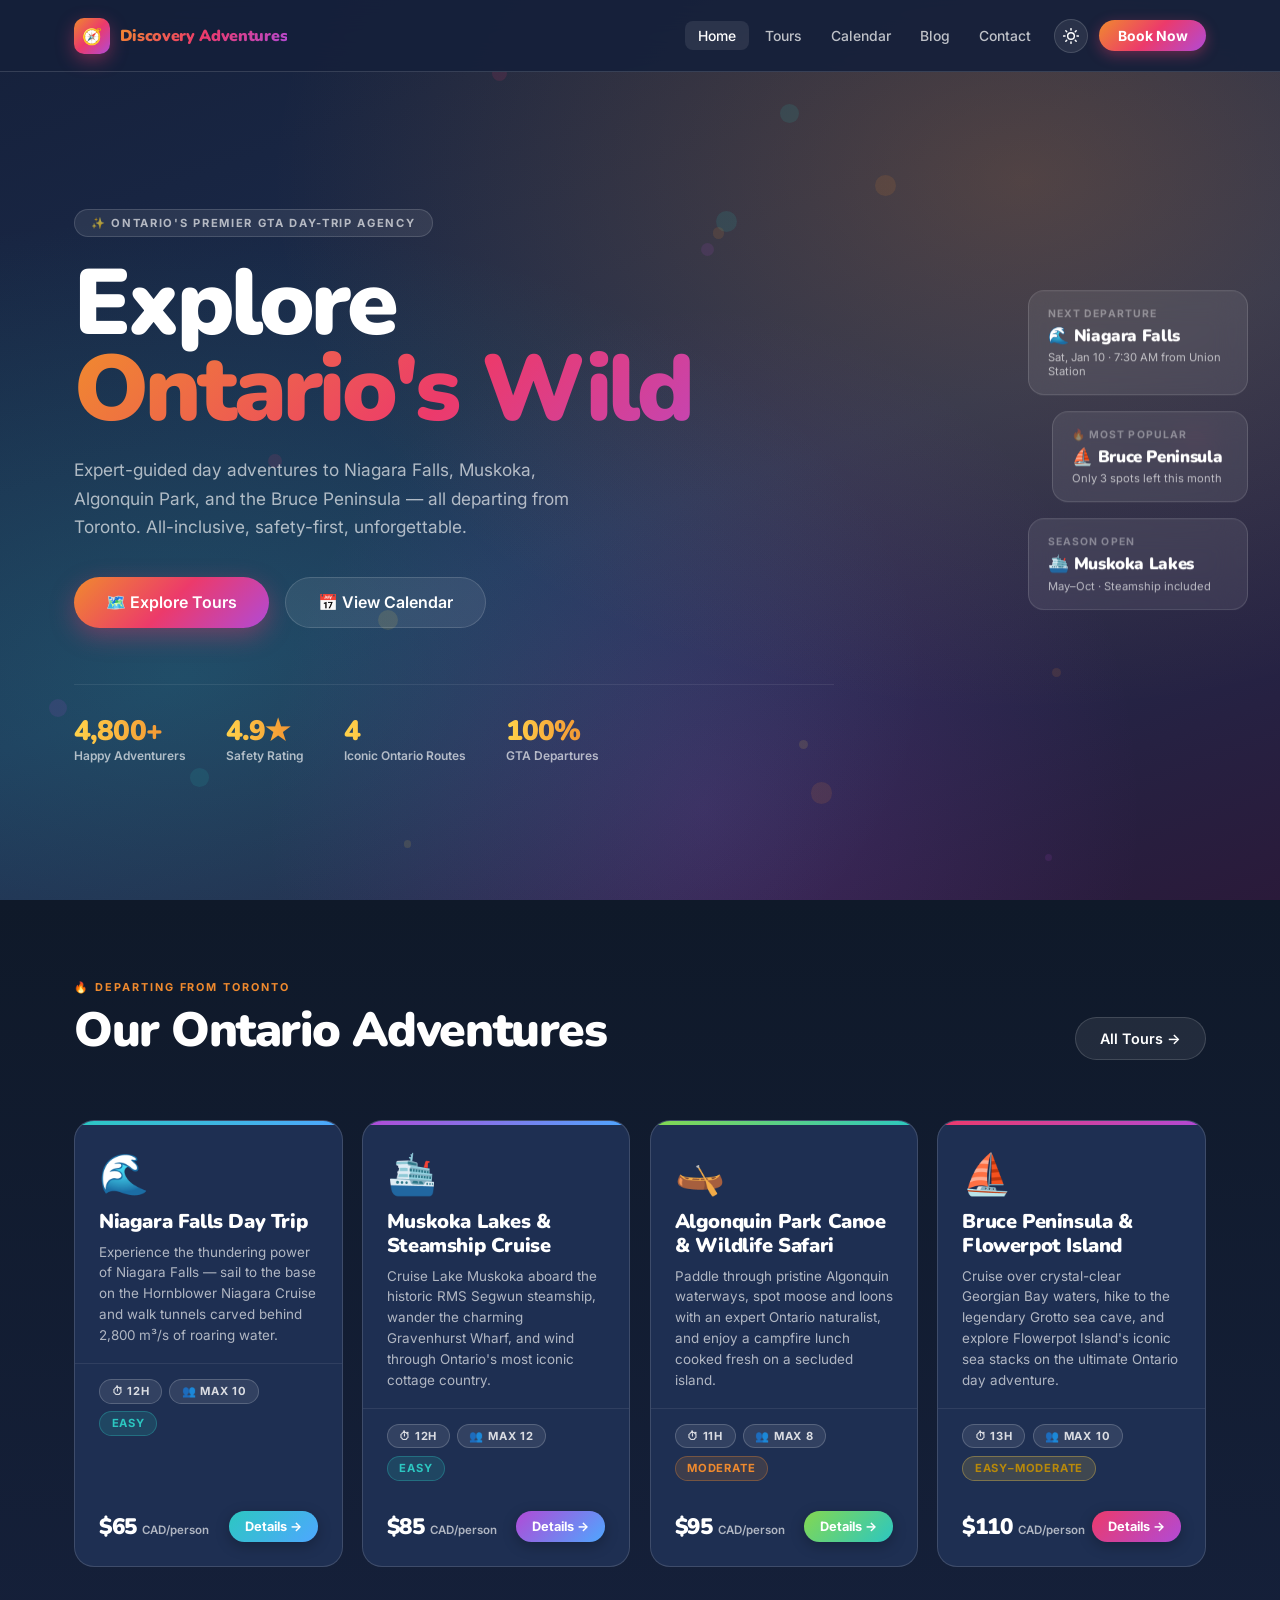
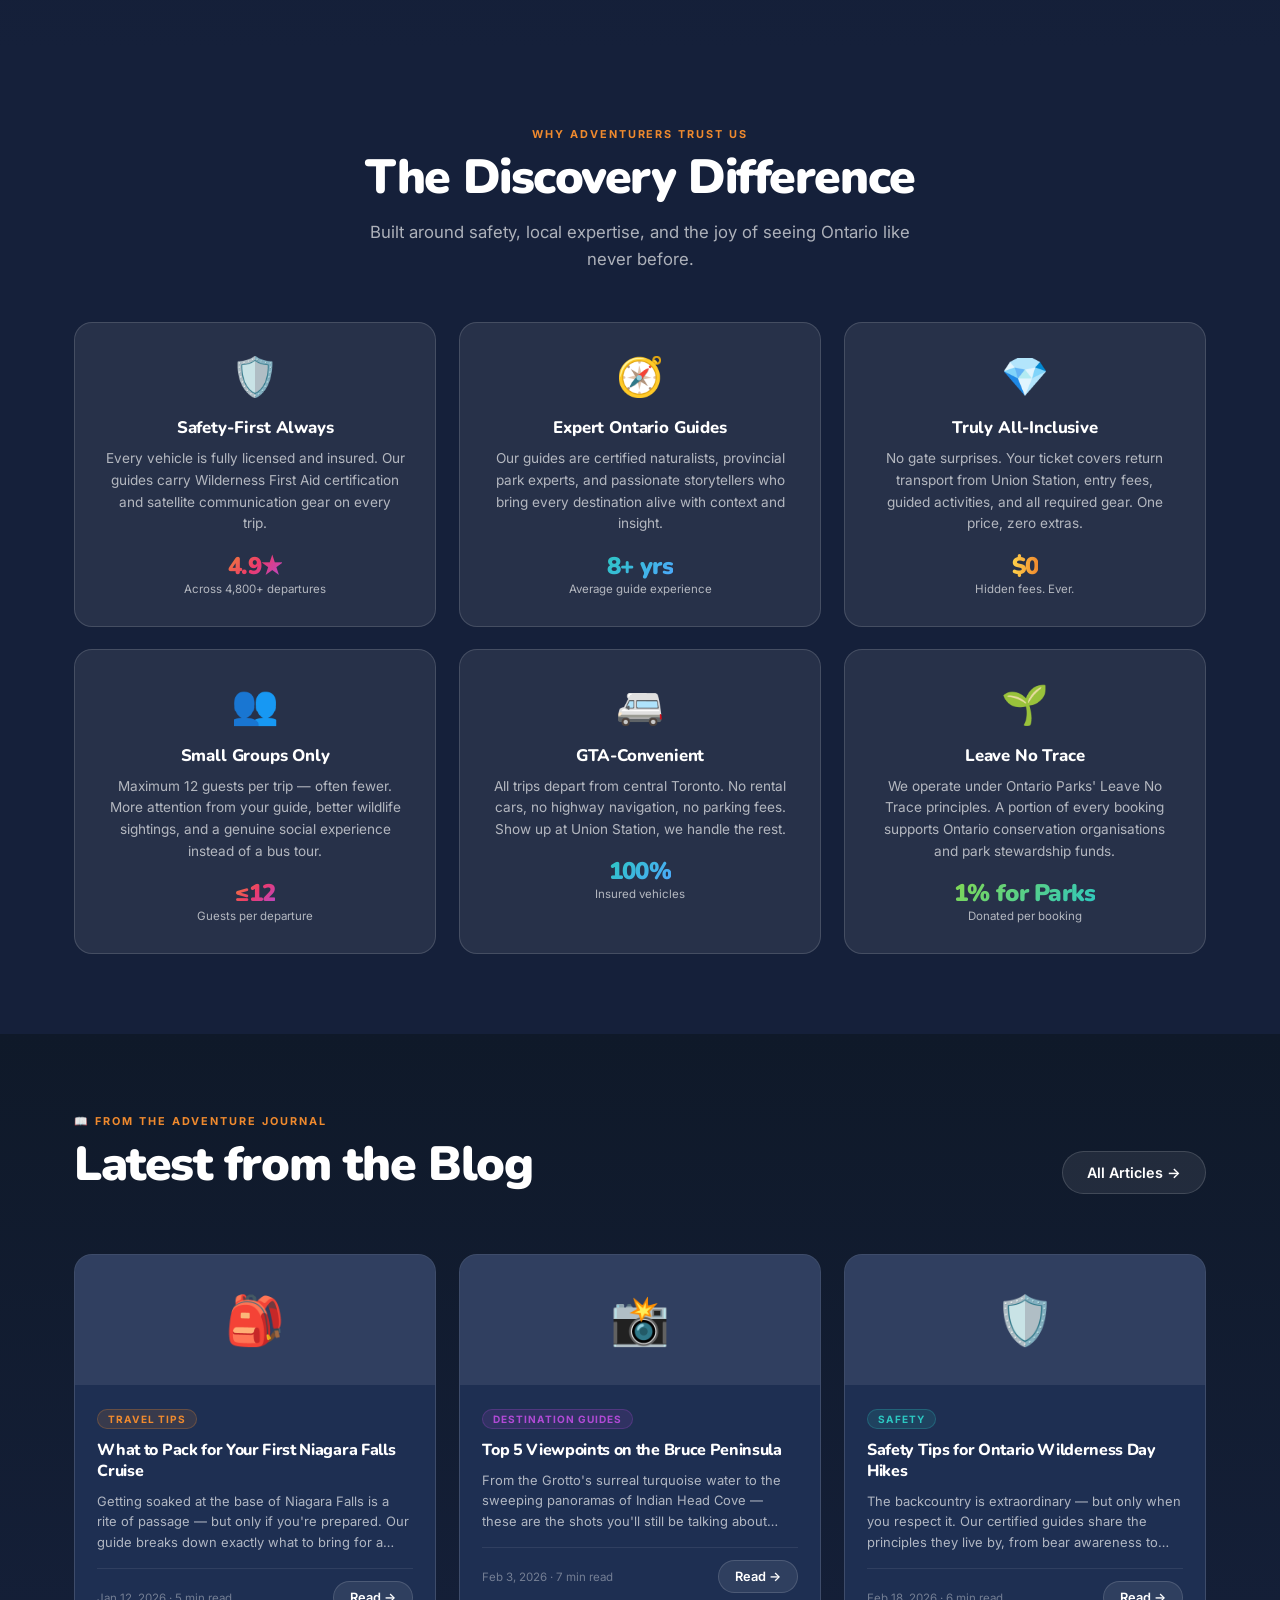
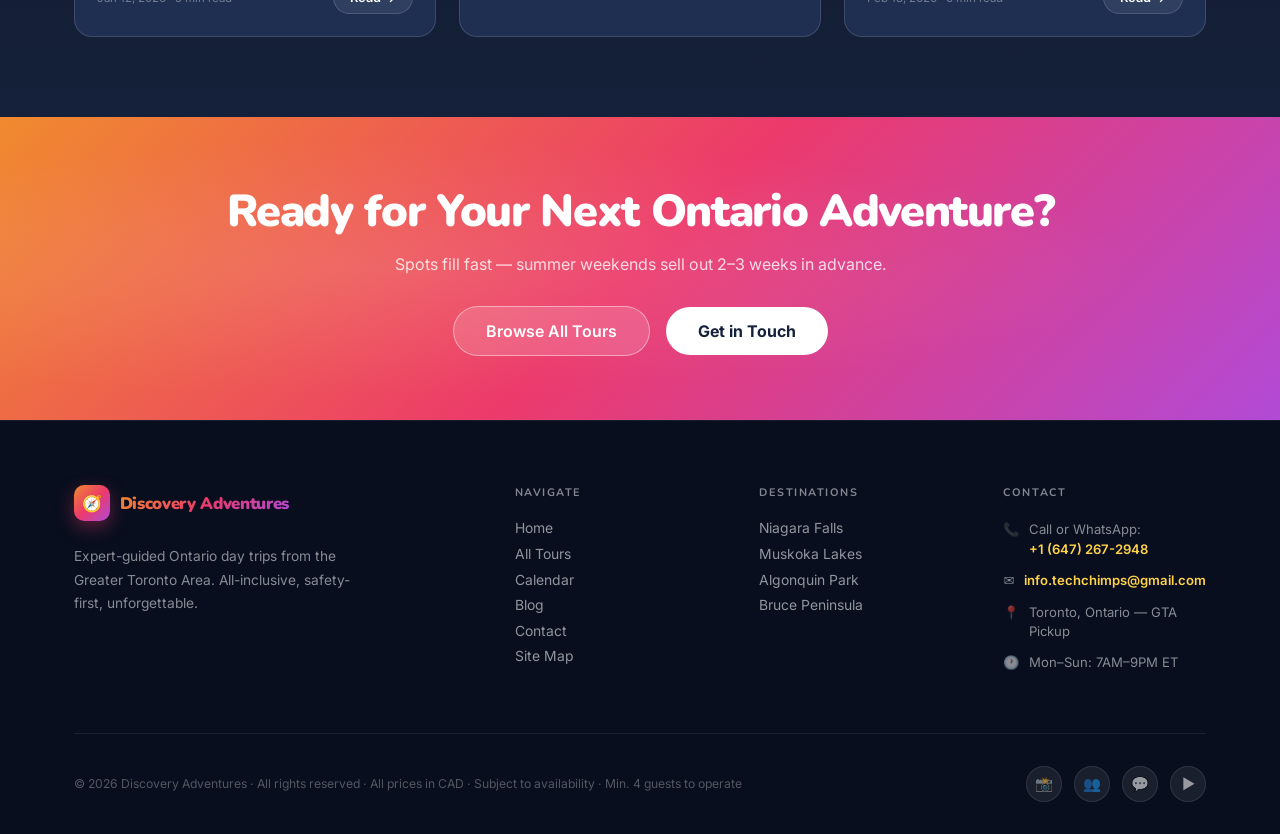
<file: index.html>
<!DOCTYPE html>
<html lang="en" data-theme="dark">
<head>
<meta charset="UTF-8"/>
<meta name="viewport" content="width=device-width,initial-scale=1"/>
<title>Discovery Adventures — Ontario Day Trips from the GTA</title>
<link rel="icon" href="favicon.svg" type="image/svg+xml"/>
<link rel="stylesheet" href="css/style.css"/>
<style>
/* ── HOME PAGE STYLES ──────────────────────────────────── */

/* HERO */
.hero {
  min-height: 100vh;
  display: flex;
  align-items: center;
  background: var(--hero-grad);
  position: relative;
  overflow: hidden;
  padding-top: var(--nav-h);
  transition: var(--transition-theme);
}
.hero::before {
  content: '';
  position: absolute; inset: 0;
  background:
    radial-gradient(ellipse at 80% 20%, rgba(240,138,46,0.25) 0%, transparent 52%),
    radial-gradient(ellipse at 14% 75%, rgba(44,199,193,0.2) 0%, transparent 48%),
    radial-gradient(ellipse at 55% 90%, rgba(177,74,214,0.18) 0%, transparent 44%);
}
.hero-particle {
  position: absolute;
  border-radius: 50%;
  opacity: 0.12;
  pointer-events: none;
  animation: particleFloat 10s ease-in-out infinite;
}
@keyframes particleFloat {
  0%,100% { transform: translateY(0) scale(1);   opacity: 0.1; }
  50%      { transform: translateY(-36px) scale(1.08); opacity: 0.22; }
}
@keyframes fadeSlideUp {
  from { opacity: 0; transform: translateY(22px); }
  to   { opacity: 1; transform: none; }
}
.hero-content { position: relative; z-index: 2; max-width: 760px; }
.hero-eyebrow {
  display: inline-flex;
  align-items: center;
  gap: 0.5rem;
  padding: 0.38rem 1rem;
  border-radius: 999px;
  background: var(--bg-glass);
  border: 1px solid var(--border);
  font-size: 0.7rem;
  font-weight: 700;
  letter-spacing: 0.15em;
  text-transform: uppercase;
  color: var(--text-secondary);
  margin-bottom: 1.5rem;
  animation: fadeSlideUp 0.6s 0.05s ease both;
}
.hero-title {
  font-family: 'Nunito', sans-serif;
  font-weight: 900;
  font-size: clamp(3rem, 8vw, 5.8rem);
  letter-spacing: -0.04em;
  line-height: 0.93;
  color: var(--text-primary);
  margin-bottom: 1.4rem;
  animation: fadeSlideUp 0.6s 0.12s ease both;
  transition: color 0.3s;
}
.hero-title .accent {
  display: block;
  background: var(--grad-main);
  -webkit-background-clip: text;
  background-clip: text;
  color: transparent;
}
.hero-subtitle {
  font-size: 1.08rem;
  color: var(--text-secondary);
  line-height: 1.65;
  max-width: 510px;
  margin-bottom: 2.2rem;
  animation: fadeSlideUp 0.6s 0.2s ease both;
  transition: color 0.3s;
}
.hero-ctas {
  display: flex; gap: 1rem; flex-wrap: wrap;
  animation: fadeSlideUp 0.6s 0.28s ease both;
}
.hero-stats {
  display: flex; gap: 2.5rem; flex-wrap: wrap;
  margin-top: 3.5rem;
  padding-top: 2rem;
  border-top: 1px solid var(--border-soft);
  animation: fadeSlideUp 0.6s 0.36s ease both;
}
.hero-stat-val {
  font-family: 'Nunito', sans-serif;
  font-weight: 900;
  font-size: 1.75rem;
  letter-spacing: -0.03em;
  background: linear-gradient(90deg, var(--yellow), var(--orange));
  -webkit-background-clip: text;
  background-clip: text;
  color: transparent;
  line-height: 1;
}
.hero-stat-lbl { font-size: 0.75rem; color: var(--text-secondary); margin-top: 0.22rem; font-weight: 600; }

/* Float badges (decorative) */
.hero-badges {
  position: absolute;
  right: 2rem; top: 50%;
  transform: translateY(-50%);
  display: flex; flex-direction: column; gap: 1rem;
  width: 220px;
  z-index: 1;
}
.hero-badge {
  background: var(--bg-glass);
  backdrop-filter: blur(16px);
  border: 1px solid var(--border);
  border-radius: 16px;
  padding: 1rem 1.2rem;
  animation: badgeFloat 4s ease-in-out infinite;
}
.hero-badge:nth-child(2) { animation-delay: 1.5s; margin-left: 1.5rem; }
.hero-badge:nth-child(3) { animation-delay: 3s; }
@keyframes badgeFloat {
  0%,100% { transform: translateY(0); }
  50%      { transform: translateY(-10px); }
}
.hb-label { font-size: 0.65rem; font-weight: 700; text-transform: uppercase; letter-spacing: 0.1em; color: var(--text-dim); margin-bottom: 0.25rem; }
.hb-val   { font-family: 'Nunito', sans-serif; font-weight: 900; font-size: 1.05rem; color: var(--text-primary); letter-spacing: -0.02em; }
.hb-sub   { font-size: 0.7rem; color: var(--text-secondary); margin-top: 0.2rem; }

/* TOURS GRID */
.tours-section { background: var(--section-alt); transition: var(--transition-theme); }
.tours-grid {
  display: grid;
  grid-template-columns: repeat(4, 1fr);
  gap: 1.2rem;
  margin-top: 3rem;
}

/* WHY US */
.why-section {
  background: var(--bg-page);
  transition: var(--transition-theme);
}
.why-grid {
  display: grid;
  grid-template-columns: repeat(3, 1fr);
  gap: 1.4rem;
  margin-top: 3rem;
}
.why-card {
  background: var(--bg-glass);
  border: 1px solid var(--border);
  border-radius: 18px;
  padding: 1.9rem;
  text-align: center;
  transition: transform 0.3s, background 0.3s, var(--transition-theme);
}
.why-card:hover { transform: translateY(-5px); background: var(--bg-glass-hover); }
.why-icon  { font-size: 2.4rem; margin-bottom: 1rem; display: block; }
.why-title { font-family: 'Nunito', sans-serif; font-weight: 800; font-size: 1.05rem; color: var(--text-primary); margin-bottom: 0.55rem; letter-spacing: -0.01em; transition: color 0.3s; }
.why-desc  { font-size: 0.85rem; color: var(--text-secondary); line-height: 1.6; transition: color 0.3s; }
.why-stat  { display: inline-block; margin-top: 0.9rem; font-family: 'Nunito', sans-serif; font-weight: 900; font-size: 1.5rem; letter-spacing: -0.03em; }

/* BLOG PREVIEW */
.blog-section { background: var(--section-alt); transition: var(--transition-theme); }
.blog-grid {
  display: grid;
  grid-template-columns: repeat(3, 1fr);
  gap: 1.4rem;
  margin-top: 3rem;
}
.blog-card {
  background: var(--bg-card-alt);
  border: 1px solid var(--border);
  border-radius: 18px;
  overflow: hidden;
  transition: transform 0.3s, box-shadow 0.3s, var(--transition-theme);
}
.blog-card:hover { transform: translateY(-5px); box-shadow: var(--shadow-card); }
.blog-card-thumb {
  height: 130px;
  display: flex; align-items: center; justify-content: center;
  font-size: 3rem;
  background: var(--bg-glass);
}
[data-theme="light"] .blog-card-thumb { background: var(--bg-card); }
.blog-card-body  { padding: 1.4rem; }
.blog-card-cat   {
  display: inline-flex;
  padding: 0.18rem 0.62rem;
  border-radius: 999px;
  font-size: 0.63rem;
  font-weight: 700;
  letter-spacing: 0.1em;
  text-transform: uppercase;
  margin-bottom: 0.7rem;
}
.blog-card-title {
  font-family: 'Nunito', sans-serif;
  font-weight: 800;
  font-size: 1rem;
  color: var(--text-primary);
  letter-spacing: -0.02em;
  line-height: 1.3;
  margin-bottom: 0.55rem;
  transition: color 0.3s;
}
.blog-card-excerpt {
  font-size: 0.81rem;
  color: var(--text-secondary);
  line-height: 1.58;
  margin-bottom: 1rem;
  display: -webkit-box;
  -webkit-line-clamp: 3;
  -webkit-box-orient: vertical;
  overflow: hidden;
  transition: color 0.3s;
}
.blog-card-footer {
  display: flex; align-items: center; justify-content: space-between;
  border-top: 1px solid var(--border-soft);
  padding-top: 0.75rem;
}
.blog-meta { font-size: 0.72rem; color: var(--text-dim); }

/* CTA STRIP */
.cta-strip {
  background: var(--grad-main);
  padding: 4rem 0;
  text-align: center;
  position: relative;
  overflow: hidden;
}
.cta-strip::before {
  content: '';
  position: absolute; inset: 0;
  background: radial-gradient(ellipse at 30% 50%, rgba(255,255,255,0.1) 0%, transparent 60%);
}
.cta-strip-inner { position: relative; z-index: 1; }
.cta-strip-title {
  font-family: 'Nunito', sans-serif;
  font-weight: 900;
  font-size: clamp(1.8rem, 4vw, 2.8rem);
  letter-spacing: -0.03em;
  color: #fff;
  margin-bottom: 0.7rem;
}
.cta-strip-sub { font-size: 1rem; color: rgba(255,255,255,0.8); margin-bottom: 2rem; }
.cta-strip .btn-secondary { border-color: rgba(255,255,255,0.45); background: rgba(255,255,255,0.15); color: #fff; }
.cta-strip .btn-secondary:hover { background: rgba(255,255,255,0.24); }

/* RESPONSIVE */
@media (max-width: 1200px) { .tours-grid { grid-template-columns: repeat(2,1fr); } }
@media (max-width: 1024px) { .hero-badges { display: none; } }
@media (max-width: 900px)  { .why-grid { grid-template-columns: 1fr; } .blog-grid { grid-template-columns: 1fr; } }
@media (max-width: 768px)  { .tours-grid { grid-template-columns: 1fr; } }
</style>
</head>
<body>

<!-- ── NAV ────────────────────────────────────────────────── -->
<nav class="site-nav">
  <div class="nav-inner">
    <a href="index.html" class="nav-logo">
      <div class="nav-logo-badge">🧭</div>
      <span class="nav-logo-name">Discovery Adventures</span>
    </a>
    <button class="nav-toggle" id="navToggle" aria-label="Open menu"><span></span><span></span><span></span></button>
    <div class="nav-links" id="navLinks">
      <a href="index.html"       class="nav-link active">Home</a>
      <a href="tours.html"       class="nav-link">Tours</a>
      <a href="calendar.html"    class="nav-link">Calendar</a>
      <a href="blog.html"        class="nav-link">Blog</a>
      <a href="contact.html"     class="nav-link">Contact</a>
      <button class="theme-toggle" id="themeToggle" onclick="toggleTheme()"></button>
      <a href="tours.html" class="nav-cta">Book Now</a>
    </div>
    <button class="theme-toggle" id="themeToggleMobile" onclick="toggleTheme()" style="display:none;" aria-label="Toggle theme"></button>
  </div>
</nav>

<!-- ── HERO ───────────────────────────────────────────────── -->
<section class="hero" id="hero">
  <div id="particles" aria-hidden="true"></div>
  <div class="container">
    <div class="hero-content">
      <div class="hero-eyebrow">✨ Ontario's Premier GTA Day-Trip Agency</div>
      <h1 class="hero-title">
        Explore<br>
        <span class="accent">Ontario's Wild</span>
      </h1>
      <p class="hero-subtitle">Expert-guided day adventures to Niagara Falls, Muskoka, Algonquin Park, and the Bruce Peninsula — all departing from Toronto. All-inclusive, safety-first, unforgettable.</p>
      <div class="hero-ctas">
        <a href="tours.html"   class="btn btn-primary btn-lg">🗺️ Explore Tours</a>
        <a href="calendar.html" class="btn btn-secondary btn-lg">📅 View Calendar</a>
      </div>
      <div class="hero-stats">
        <div><div class="hero-stat-val">4,800+</div><div class="hero-stat-lbl">Happy Adventurers</div></div>
        <div><div class="hero-stat-val">4.9★</div><div class="hero-stat-lbl">Safety Rating</div></div>
        <div><div class="hero-stat-val">4</div><div class="hero-stat-lbl">Iconic Ontario Routes</div></div>
        <div><div class="hero-stat-val">100%</div><div class="hero-stat-lbl">GTA Departures</div></div>
      </div>
    </div>
  </div>
  <!-- Floating info badges -->
  <div class="hero-badges" aria-hidden="true">
    <div class="hero-badge">
      <div class="hb-label">Next Departure</div>
      <div class="hb-val">🌊 Niagara Falls</div>
      <div class="hb-sub">Sat, Jan 10 · 7:30 AM from Union Station</div>
    </div>
    <div class="hero-badge">
      <div class="hb-label">🔥 Most Popular</div>
      <div class="hb-val">⛵ Bruce Peninsula</div>
      <div class="hb-sub">Only 3 spots left this month</div>
    </div>
    <div class="hero-badge">
      <div class="hb-label">Season Open</div>
      <div class="hb-val">🛳️ Muskoka Lakes</div>
      <div class="hb-sub">May–Oct · Steamship included</div>
    </div>
  </div>
</section>

<!-- ── TRENDING TOURS ──────────────────────────────────────── -->
<section class="tours-section section" id="tours">
  <div class="container">
    <div class="fade-in">
      <div class="section-eyebrow">🔥 Departing from Toronto</div>
      <div class="flex-between" style="flex-wrap:wrap;gap:1rem;">
        <h2 class="section-title">Our Ontario Adventures</h2>
        <a href="tours.html" class="btn btn-secondary">All Tours →</a>
      </div>
    </div>
    <div class="tours-grid" id="toursGrid"></div>
  </div>
</section>

<!-- ── WHY CHOOSE US ────────────────────────────────────────── -->
<section class="why-section section">
  <div class="container">
    <div class="fade-in text-center">
      <div class="section-eyebrow">Why Adventurers Trust Us</div>
      <h2 class="section-title" style="text-align:center">The Discovery Difference</h2>
      <p class="section-subtitle" style="margin:0 auto;">Built around safety, local expertise, and the joy of seeing Ontario like never before.</p>
    </div>
    <div class="why-grid">
      <div class="why-card fade-in">
        <span class="why-icon">🛡️</span>
        <div class="why-title">Safety-First Always</div>
        <div class="why-desc">Every vehicle is fully licensed and insured. Our guides carry Wilderness First Aid certification and satellite communication gear on every trip.</div>
        <div class="why-stat gradient-text">4.9★</div>
        <div style="font-size:0.72rem;color:var(--text-secondary)">Across 4,800+ departures</div>
      </div>
      <div class="why-card fade-in">
        <span class="why-icon">🧭</span>
        <div class="why-title">Expert Ontario Guides</div>
        <div class="why-desc">Our guides are certified naturalists, provincial park experts, and passionate storytellers who bring every destination alive with context and insight.</div>
        <div class="why-stat gradient-text-teal">8+ yrs</div>
        <div style="font-size:0.72rem;color:var(--text-secondary)">Average guide experience</div>
      </div>
      <div class="why-card fade-in">
        <span class="why-icon">💎</span>
        <div class="why-title">Truly All-Inclusive</div>
        <div class="why-desc">No gate surprises. Your ticket covers return transport from Union Station, entry fees, guided activities, and all required gear. One price, zero extras.</div>
        <div class="why-stat gradient-text-yellow">$0</div>
        <div style="font-size:0.72rem;color:var(--text-secondary)">Hidden fees. Ever.</div>
      </div>
      <div class="why-card fade-in">
        <span class="why-icon">👥</span>
        <div class="why-title">Small Groups Only</div>
        <div class="why-desc">Maximum 12 guests per trip — often fewer. More attention from your guide, better wildlife sightings, and a genuine social experience instead of a bus tour.</div>
        <div class="why-stat gradient-text">≤12</div>
        <div style="font-size:0.72rem;color:var(--text-secondary)">Guests per departure</div>
      </div>
      <div class="why-card fade-in">
        <span class="why-icon">🚐</span>
        <div class="why-title">GTA-Convenient</div>
        <div class="why-desc">All trips depart from central Toronto. No rental cars, no highway navigation, no parking fees. Show up at Union Station, we handle the rest.</div>
        <div class="why-stat gradient-text-teal">100%</div>
        <div style="font-size:0.72rem;color:var(--text-secondary)">Insured vehicles</div>
      </div>
      <div class="why-card fade-in">
        <span class="why-icon">🌱</span>
        <div class="why-title">Leave No Trace</div>
        <div class="why-desc">We operate under Ontario Parks' Leave No Trace principles. A portion of every booking supports Ontario conservation organisations and park stewardship funds.</div>
        <div class="why-stat" style="background:var(--grad-green);-webkit-background-clip:text;background-clip:text;color:transparent;">1% for Parks</div>
        <div style="font-size:0.72rem;color:var(--text-secondary)">Donated per booking</div>
      </div>
    </div>
  </div>
</section>

<!-- ── BLOG PREVIEW ─────────────────────────────────────────── -->
<section class="blog-section section">
  <div class="container">
    <div class="fade-in">
      <div class="section-eyebrow">📖 From the Adventure Journal</div>
      <div class="flex-between" style="flex-wrap:wrap;gap:1rem;">
        <h2 class="section-title">Latest from the Blog</h2>
        <a href="blog.html" class="btn btn-secondary">All Articles →</a>
      </div>
    </div>
    <div class="blog-grid" id="blogGrid"></div>
  </div>
</section>

<!-- ── CTA STRIP ──────────────────────────────────────────────── -->
<section class="cta-strip">
  <div class="container cta-strip-inner">
    <h2 class="cta-strip-title">Ready for Your Next Ontario Adventure?</h2>
    <p class="cta-strip-sub">Spots fill fast — summer weekends sell out 2–3 weeks in advance.</p>
    <div class="flex-center gap-2" style="flex-wrap:wrap;">
      <a href="tours.html"  class="btn btn-secondary btn-lg">Browse All Tours</a>
      <a href="contact.html" class="btn btn-lg" style="background:white;color:#15203a;font-weight:700;">Get in Touch</a>
    </div>
  </div>
</section>

<!-- ── FOOTER ────────────────────────────────────────────────── -->
<footer class="site-footer">
  <div class="container">
    <div class="footer-grid">
      <div>
        <a href="index.html" class="nav-logo" style="display:inline-flex;margin-bottom:0.5rem;">
          <div class="nav-logo-badge">🧭</div>
          <span class="nav-logo-name" style="font-size:1.05rem;">Discovery Adventures</span>
        </a>
        <p class="footer-brand-desc">Expert-guided Ontario day trips from the Greater Toronto Area. All-inclusive, safety-first, unforgettable.</p>
      </div>
      <div>
        <div class="footer-col-title">Navigate</div>
        <div class="footer-links">
          <a href="index.html">Home</a>
          <a href="tours.html">All Tours</a>
          <a href="calendar.html">Calendar</a>
          <a href="blog.html">Blog</a>
          <a href="contact.html">Contact</a>
          <a href="sitemap.html">Site Map</a>
        </div>
      </div>
      <div>
        <div class="footer-col-title">Destinations</div>
        <div class="footer-links">
          <a href="tour-detail.html?tour=niagara-falls">Niagara Falls</a>
          <a href="tour-detail.html?tour=muskoka-lakes">Muskoka Lakes</a>
          <a href="tour-detail.html?tour=algonquin-canoe">Algonquin Park</a>
          <a href="tour-detail.html?tour=bruce-peninsula">Bruce Peninsula</a>
        </div>
      </div>
      <div>
        <div class="footer-col-title">Contact</div>
        <div class="footer-contact-row">📞 <div>Call or WhatsApp:<br><a href="https://wa.me/16472672948">+1 (647) 267-2948</a></div></div>
        <div class="footer-contact-row">✉️ <div><a href="mailto:info.techchimps@gmail.com">info.techchimps@gmail.com</a></div></div>
        <div class="footer-contact-row">📍 <div>Toronto, Ontario — GTA Pickup</div></div>
        <div class="footer-contact-row">🕐 <div>Mon–Sun: 7AM–9PM ET</div></div>
      </div>
    </div>
    <div class="footer-bottom">
      <div class="footer-legal">© 2026 Discovery Adventures · All rights reserved · All prices in CAD · Subject to availability · Min. 4 guests to operate</div>
      <div class="footer-social">
        <a href="#" aria-label="Instagram">📸</a>
        <a href="#" aria-label="Facebook">👥</a>
        <a href="https://wa.me/16472672948" aria-label="WhatsApp">💬</a>
        <a href="#" aria-label="YouTube">▶️</a>
      </div>
    </div>
  </div>
</footer>

<script src="js/theme.js"></script>
<script src="js/data.js"></script>
<script>
/* ── SHOW MOBILE THEME TOGGLE NEXT TO HAMBURGER ─────── */
document.addEventListener('DOMContentLoaded', () => {
  const mob = document.getElementById('themeToggleMobile');
  if (window.innerWidth <= 768 && mob) mob.style.display = 'flex';
  window.addEventListener('resize', () => {
    if (mob) mob.style.display = window.innerWidth <= 768 ? 'flex' : 'none';
  });
});

/* ── PARTICLES ────────────────────────────────────────── */
(function () {
  const c = document.getElementById('particles');
  if (!c) return;
  const cols = ['#f08a2e','#ec3a6b','#b14ad6','#2cc7c1','#ffd24a'];
  for (let i = 0; i < 16; i++) {
    const p = document.createElement('div');
    p.className = 'hero-particle';
    const s = 6 + Math.random() * 18;
    p.style.cssText = `width:${s}px;height:${s}px;background:${cols[i%5]};left:${Math.random()*100}%;top:${Math.random()*100}%;animation-delay:${Math.random()*8}s;animation-duration:${8+Math.random()*7}s;`;
    c.appendChild(p);
  }
})();

/* ── TOUR CARDS ───────────────────────────────────────── */
function renderTourCard(t) {
  const dc = {Easy:'pill-teal',Moderate:'pill-orange','Easy–Moderate':'pill-yellow'}[t.difficulty]||'pill-glass';
  return `<article class="tour-card fade-in">
    <div class="tour-card-accent" style="background:${t.gradient}"></div>
    <div class="tour-card-header">
      <span class="tour-card-emoji">${t.emoji}</span>
      <h3 class="tour-card-title">${t.title}</h3>
      <p class="tour-card-desc">${t.shortDesc}</p>
    </div>
    <div class="tour-card-meta">
      <span class="pill pill-glass">⏱ ${t.duration}h</span>
      <span class="pill pill-glass">👥 Max ${t.maxCapacity}</span>
      <span class="pill ${dc}">${t.difficulty}</span>
    </div>
    <div class="tour-card-footer">
      <div class="tour-card-price">$${t.price} <span>CAD/person</span></div>
      <a href="tour-detail.html?tour=${t.id}" class="btn btn-sm" style="background:${t.gradient};color:#fff;font-weight:700;box-shadow:0 4px 14px rgba(0,0,0,0.25);">Details →</a>
    </div>
  </article>`;
}

/* ── BLOG CARDS ───────────────────────────────────────── */
function renderBlogCard(b) {
  return `<article class="blog-card fade-in">
    <div class="blog-card-thumb">${b.emoji}</div>
    <div class="blog-card-body">
      <span class="blog-card-cat" style="background:${b.categoryColor}20;color:${b.categoryColor};border:1px solid ${b.categoryColor}40;">${b.category}</span>
      <h3 class="blog-card-title">${b.title}</h3>
      <p class="blog-card-excerpt">${b.excerpt}</p>
      <div class="blog-card-footer">
        <span class="blog-meta">${b.date} · ${b.readTime}</span>
        <a href="blog.html" class="btn btn-sm btn-secondary">Read →</a>
      </div>
    </div>
  </article>`;
}

/* ── RENDER ───────────────────────────────────────────── */
document.getElementById('toursGrid').innerHTML = TOURS_DB.map(renderTourCard).join('');
document.getElementById('blogGrid').innerHTML  = BLOG_DB.slice(0,3).map(renderBlogCard).join('');

/* ── FADE-IN OBSERVER ─────────────────────────────────── */
const obs = new IntersectionObserver(
  es => es.forEach(e => { if (e.isIntersecting) e.target.classList.add('visible'); }),
  { threshold: 0.08, rootMargin: '0px 0px -32px 0px' }
);
document.querySelectorAll('.fade-in').forEach(el => obs.observe(el));
</script>
</body>
</html>
</file>
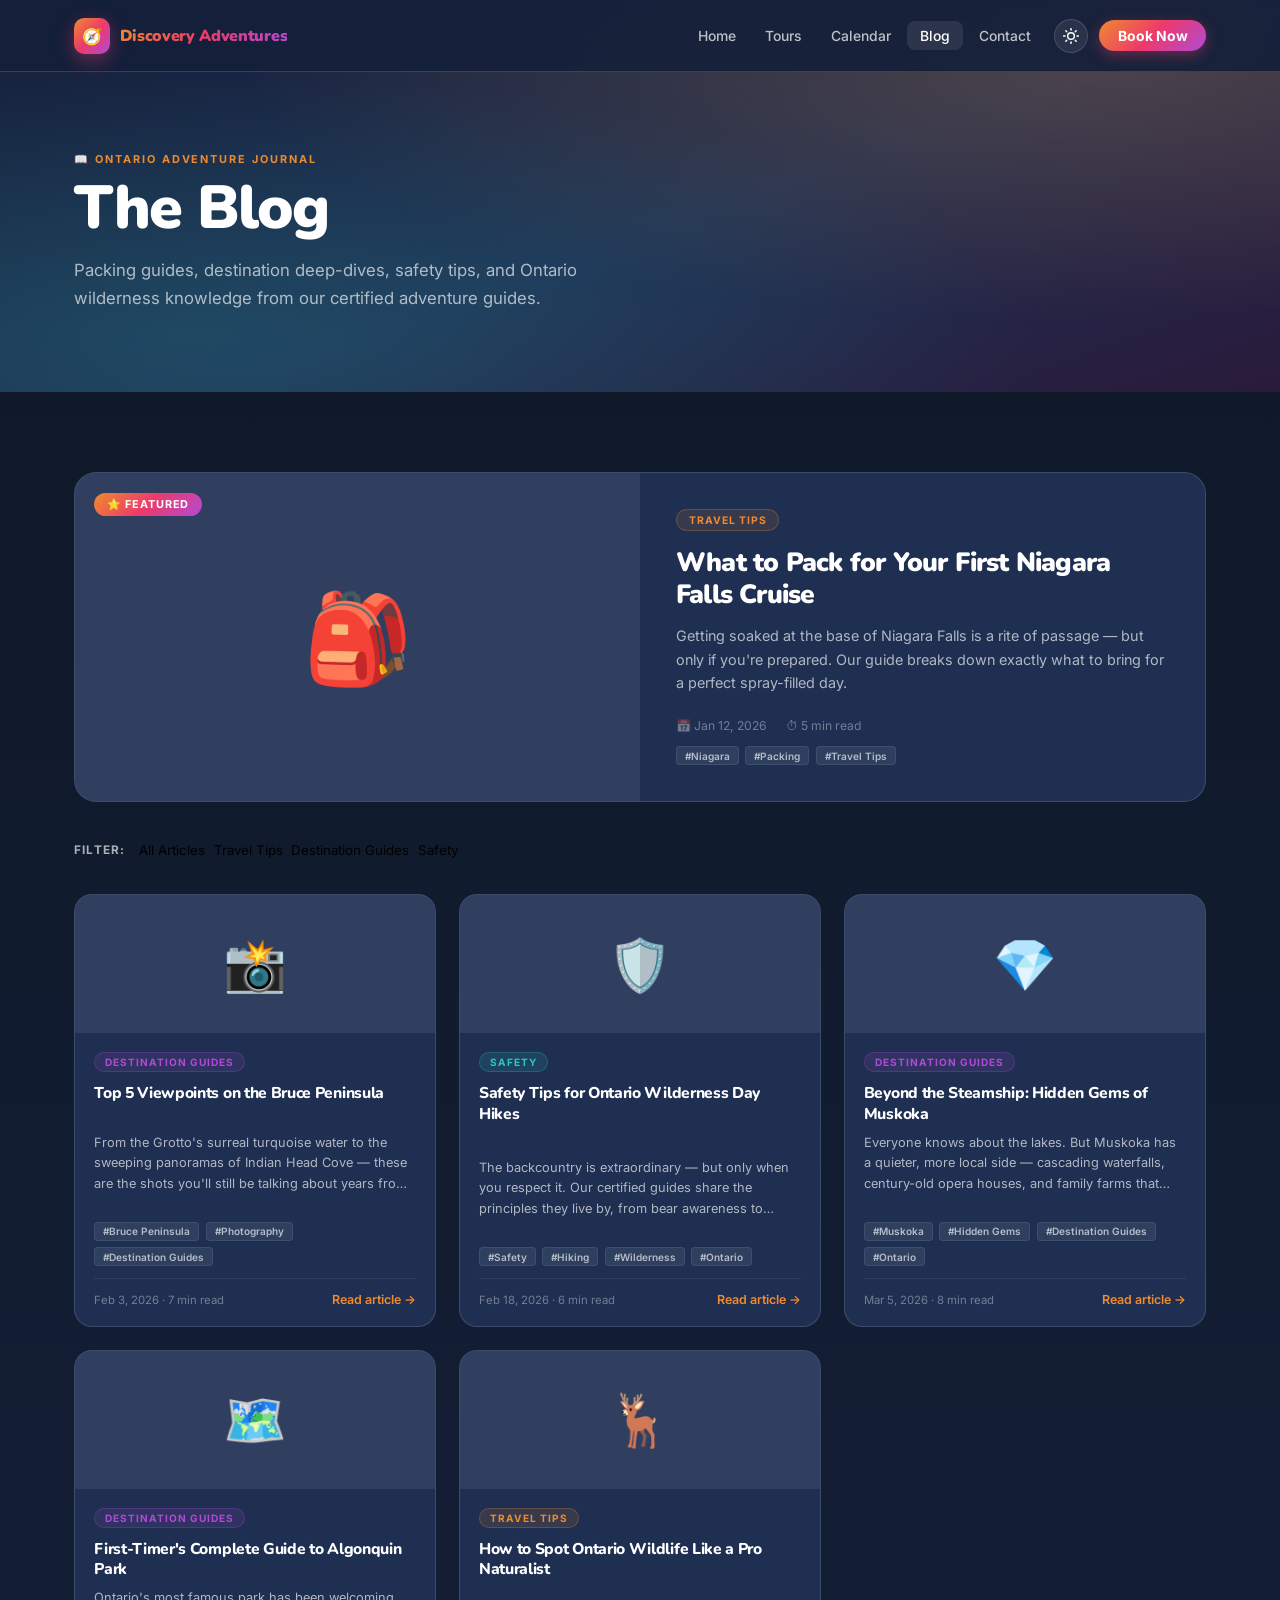
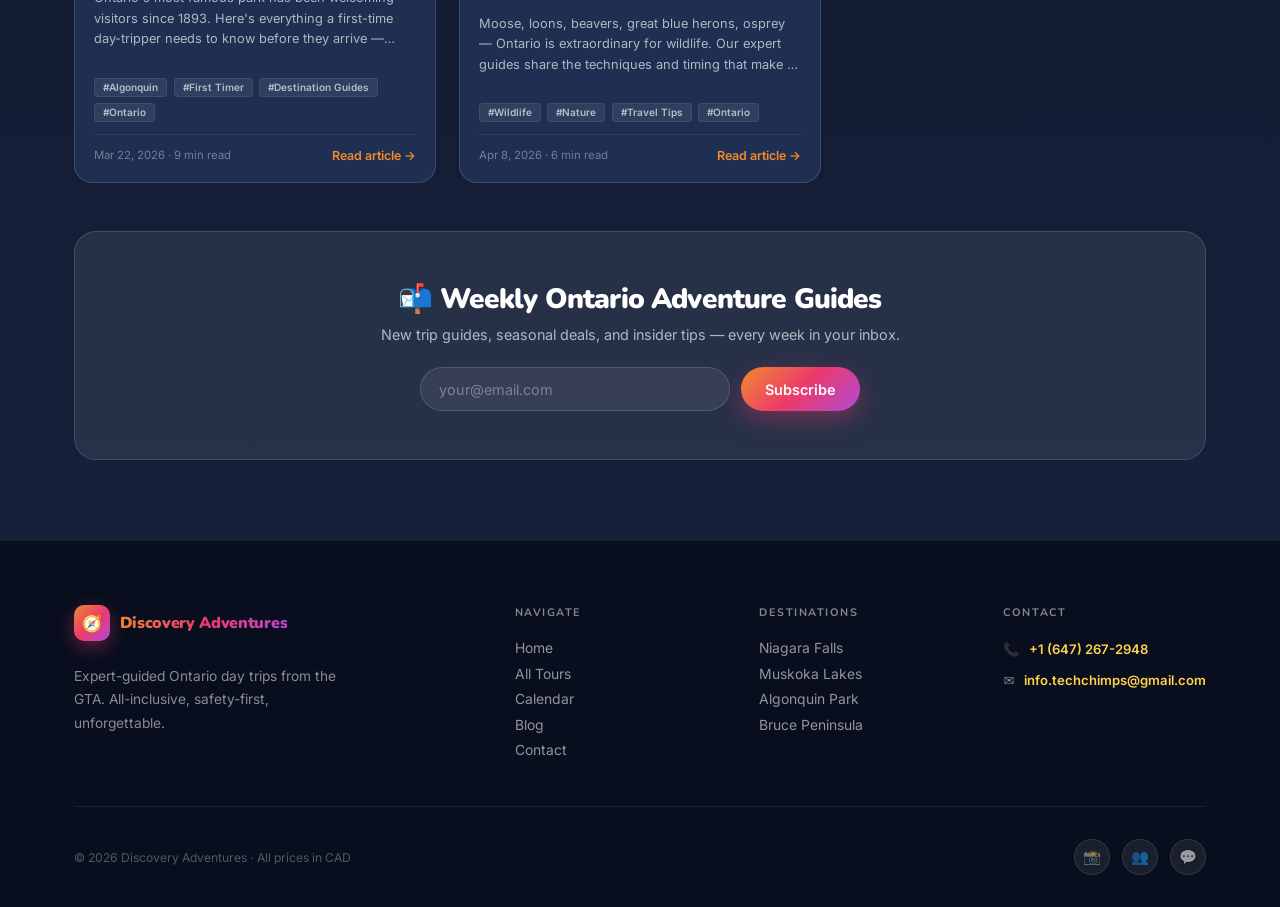
<file: blog.html>
<!DOCTYPE html>
<html lang="en" data-theme="dark">
<head>
<meta charset="UTF-8"/><meta name="viewport" content="width=device-width,initial-scale=1"/>
<title>Adventure Blog — Discovery Adventures</title>
<link rel="icon" href="favicon.svg" type="image/svg+xml"/>
<link rel="stylesheet" href="css/style.css"/>
<style>
/* ── BLOG PAGE ─────────────────────────────────────────── */
.featured-post {
  background: var(--bg-card-alt);
  border: 1px solid var(--border);
  border-radius: 22px;
  overflow: hidden;
  display: grid;
  grid-template-columns: 1fr 1fr;
  margin-bottom: 2.5rem;
  cursor: pointer;
  transition: transform 0.3s, box-shadow 0.3s, var(--transition-theme);
}
.featured-post:hover { transform: translateY(-4px); box-shadow: var(--shadow-card); }
.featured-visual {
  min-height: 300px;
  display: flex; align-items: center; justify-content: center;
  font-size: 5.5rem;
  background: var(--bg-glass);
  position: relative; overflow: hidden;
}
[data-theme="light"] .featured-visual { background: var(--bg-card); }
.featured-badge {
  position: absolute; top: 1.2rem; left: 1.2rem;
  background: var(--grad-main); color: #fff;
  padding: 0.28rem 0.78rem; border-radius: 999px;
  font-size: 0.68rem; font-weight: 700; text-transform: uppercase; letter-spacing: 0.08em;
}
.featured-body {
  padding: 2.25rem;
  display: flex; flex-direction: column; justify-content: center;
}
.featured-cat {
  display: inline-flex; align-items: center;
  padding: 0.22rem 0.72rem; border-radius: 999px;
  font-size: 0.65rem; font-weight: 700; letter-spacing: 0.1em; text-transform: uppercase;
  margin-bottom: 1rem; align-self: flex-start;
}
.featured-title {
  font-family: 'Nunito', sans-serif; font-weight: 900;
  font-size: 1.65rem; letter-spacing: -0.03em; color: var(--text-primary);
  line-height: 1.2; margin-bottom: 0.82rem;
  transition: color 0.3s;
}
.featured-excerpt {
  font-size: 0.9rem; color: var(--text-secondary);
  line-height: 1.65; margin-bottom: 1.4rem;
  transition: color 0.3s;
}
.featured-meta { display: flex; align-items: center; gap: 1.2rem; font-size: 0.76rem; color: var(--text-dim); }
.blog-tags { display: flex; gap: 0.4rem; flex-wrap: wrap; margin-top: 0.85rem; }
.blog-tag {
  font-size: 0.63rem; padding: 0.15rem 0.5rem;
  border-radius: 4px; background: var(--bg-glass);
  color: var(--text-secondary); font-weight: 600;
  border: 1px solid var(--border-soft);
}

/* FILTER CHIPS */
.tag-filters { display: flex; gap: 0.55rem; flex-wrap: wrap; margin-bottom: 2.25rem; align-items: center; }
.tag-filter-lbl { font-size: 0.74rem; font-weight: 700; color: var(--text-secondary); text-transform: uppercase; letter-spacing: 0.1em; margin-right: 0.3rem; }

/* BLOG GRID */
.blog-masonry { display: grid; grid-template-columns: repeat(3, 1fr); gap: 1.4rem; }
.blog-post-card {
  background: var(--bg-card-alt); border: 1px solid var(--border);
  border-radius: 18px; overflow: hidden;
  display: flex; flex-direction: column;
  cursor: pointer;
  transition: transform 0.3s, box-shadow 0.3s, var(--transition-theme);
}
.blog-post-card:hover { transform: translateY(-5px); box-shadow: var(--shadow-card); }
.blog-post-visual {
  height: 138px; display: flex; align-items: center; justify-content: center;
  font-size: 3.2rem; background: var(--bg-glass);
}
[data-theme="light"] .blog-post-visual { background: var(--bg-card); }
.blog-post-body { padding: 1.2rem; flex: 1; display: flex; flex-direction: column; }
.blog-post-cat {
  display: inline-flex; align-items: center;
  padding: 0.18rem 0.62rem; border-radius: 999px;
  font-size: 0.63rem; font-weight: 700; letter-spacing: 0.1em; text-transform: uppercase;
  margin-bottom: 0.7rem; align-self: flex-start;
}
.blog-post-title {
  font-family: 'Nunito', sans-serif; font-weight: 800;
  font-size: 0.98rem; color: var(--text-primary); letter-spacing: -0.02em;
  line-height: 1.3; margin-bottom: 0.55rem; flex: 1;
  transition: color 0.3s;
}
.blog-post-excerpt {
  font-size: 0.8rem; color: var(--text-secondary); line-height: 1.6;
  margin-bottom: 0.9rem;
  display: -webkit-box; -webkit-line-clamp: 3; -webkit-box-orient: vertical; overflow: hidden;
  transition: color 0.3s;
}
.blog-post-footer {
  display: flex; align-items: center; justify-content: space-between;
  border-top: 1px solid var(--border-soft); padding-top: 0.82rem;
}
.blog-post-meta { font-size: 0.71rem; color: var(--text-dim); }

/* NEWSLETTER */
.newsletter-strip {
  background: var(--bg-glass); border: 1px solid var(--border);
  border-radius: 22px; padding: 3rem 2.5rem; text-align: center; margin-top: 3rem;
  transition: var(--transition-theme);
}
.newsletter-title { font-family: 'Nunito', sans-serif; font-weight: 900; font-size: 1.75rem; letter-spacing: -0.03em; color: var(--text-primary); margin-bottom: 0.5rem; transition: color 0.3s; }
.newsletter-sub   { font-size: 0.9rem; color: var(--text-secondary); margin-bottom: 1.5rem; transition: color 0.3s; }
.newsletter-form  { display: flex; max-width: 440px; margin: 0 auto; gap: 0.7rem; flex-wrap: wrap; }
.newsletter-input {
  flex: 1; min-width: 180px;
  padding: 0.78rem 1.1rem; border-radius: 999px;
  border: 1px solid var(--border); background: var(--input-bg); color: var(--input-text);
  font-size: 0.9rem; outline: none; transition: border-color 0.2s, var(--transition-theme);
}
.newsletter-input::placeholder { color: var(--input-placeholder); }
.newsletter-input:focus { border-color: var(--purple); }
.newsletter-success { color: var(--teal); font-weight: 700; font-size: 0.9rem; display: none; margin-top: 0.75rem; }

/* ── ARTICLE MODAL ──────────────────────────────────────── */
.article-modal-overlay {
  position: fixed; inset: 0;
  background: rgba(8,14,30,0.88); backdrop-filter: blur(10px);
  z-index: 9500;
  display: flex; align-items: flex-start; justify-content: center;
  padding: 2rem 1rem;
  opacity: 0; pointer-events: none; transition: opacity 0.28s;
  overflow-y: auto;
}
.article-modal-overlay.active { opacity: 1; pointer-events: all; }
.article-modal-box {
  background: var(--bg-card-alt); border: 1px solid var(--border);
  border-radius: 24px; width: 100%; max-width: 720px;
  transform: translateY(24px) scale(0.97);
  transition: transform 0.28s, var(--transition-theme);
  overflow: hidden; margin: auto;
}
.article-modal-overlay.active .article-modal-box { transform: none; }

.article-modal-hero {
  height: 180px; display: flex; align-items: center; justify-content: center;
  font-size: 5rem; position: relative;
  background: var(--bg-glass);
}
[data-theme="light"] .article-modal-hero { background: var(--bg-page); }
.article-modal-cat {
  position: absolute; bottom: 1rem; left: 1.5rem;
  padding: 0.22rem 0.72rem; border-radius: 999px;
  font-size: 0.65rem; font-weight: 700; letter-spacing: 0.1em; text-transform: uppercase;
}
.article-modal-close {
  position: absolute; top: 1rem; right: 1rem;
  width: 36px; height: 36px; border-radius: 50%;
  background: rgba(0,0,0,0.4); border: 1px solid rgba(255,255,255,0.2);
  color: #fff; font-size: 1.1rem;
  display: flex; align-items: center; justify-content: center;
  cursor: pointer; transition: background 0.2s;
}
.article-modal-close:hover { background: rgba(0,0,0,0.65); }
.article-body { padding: 2rem 2.25rem 2.5rem; }
.article-meta { display: flex; align-items: center; gap: 1.25rem; font-size: 0.75rem; color: var(--text-dim); margin-bottom: 1.5rem; }
.article-title {
  font-family: 'Nunito', sans-serif; font-weight: 900;
  font-size: clamp(1.5rem, 4vw, 2rem); letter-spacing: -0.03em;
  color: var(--text-primary); line-height: 1.15; margin-bottom: 1.25rem;
  transition: color 0.3s;
}
.article-lead {
  font-size: 1rem; color: var(--text-primary); line-height: 1.75;
  margin-bottom: 1.75rem; font-weight: 500;
  transition: color 0.3s;
}
.article-h2 {
  font-family: 'Nunito', sans-serif; font-weight: 900;
  font-size: 1.2rem; letter-spacing: -0.02em; color: var(--text-primary);
  margin: 1.75rem 0 0.65rem; line-height: 1.25;
  transition: color 0.3s;
}
.article-p {
  font-size: 0.9rem; color: var(--text-secondary); line-height: 1.78;
  margin-bottom: 1rem; transition: color 0.3s;
}
.article-tip {
  background: rgba(255,210,74,0.09); border: 1px solid rgba(255,210,74,0.28);
  border-radius: 12px; padding: 0.95rem 1.1rem;
  font-size: 0.86rem; color: var(--text-primary); line-height: 1.6;
  margin: 1.1rem 0; transition: var(--transition-theme);
}
[data-theme="light"] .article-tip { background: rgba(240,138,46,0.07); border-color: rgba(240,138,46,0.22); }
.article-tip strong { color: var(--yellow); font-weight: 700; }
[data-theme="light"] .article-tip strong { color: #9a6e00; }
.article-list {
  margin: 0.75rem 0 1rem 0;
  display: flex; flex-direction: column; gap: 0.45rem;
}
.article-list li {
  display: flex; align-items: flex-start; gap: 0.6rem;
  font-size: 0.88rem; color: var(--text-secondary); line-height: 1.55;
  transition: color 0.3s;
}
.article-list li::before { content: '→'; color: var(--teal); font-weight: 900; flex-shrink: 0; margin-top: 0.02rem; }
.article-closing {
  margin-top: 1.75rem; padding-top: 1.5rem; border-top: 1px solid var(--border-soft);
  font-size: 0.9rem; color: var(--text-secondary); line-height: 1.7;
  font-style: italic; transition: color 0.3s;
}
.article-cta {
  margin-top: 1.75rem; display: flex; gap: 0.85rem; flex-wrap: wrap;
}

/* RESPONSIVE */
@media (max-width: 900px)  { .featured-post { grid-template-columns: 1fr; } .featured-visual { min-height: 180px; } .blog-masonry { grid-template-columns: 1fr 1fr; } }
@media (max-width: 600px)  { .blog-masonry { grid-template-columns: 1fr; } }
@media (max-width: 500px)  { .article-body { padding: 1.5rem; } }
</style>
</head>
<body>

<!-- ── NAV ────────────────────────────────────────────────── -->
<nav class="site-nav">
  <div class="nav-inner">
    <a href="index.html" class="nav-logo"><div class="nav-logo-badge">🧭</div><span class="nav-logo-name">Discovery Adventures</span></a>
    <button class="nav-toggle" id="navToggle" aria-label="Open menu"><span></span><span></span><span></span></button>
    <div class="nav-links" id="navLinks">
      <a href="index.html"    class="nav-link">Home</a>
      <a href="tours.html"    class="nav-link">Tours</a>
      <a href="calendar.html" class="nav-link">Calendar</a>
      <a href="blog.html"     class="nav-link active">Blog</a>
      <a href="contact.html"  class="nav-link">Contact</a>
      <button class="theme-toggle" id="themeToggle" onclick="toggleTheme()"></button>
      <a href="tours.html" class="nav-cta">Book Now</a>
    </div>
  </div>
</nav>

<!-- ── HERO ───────────────────────────────────────────────── -->
<section class="page-hero">
  <div class="container page-hero-inner">
    <div class="section-eyebrow">📖 Ontario Adventure Journal</div>
    <h1 class="section-title" style="font-size:clamp(2.4rem,6vw,3.8rem);">The Blog</h1>
    <p class="section-subtitle">Packing guides, destination deep-dives, safety tips, and Ontario wilderness knowledge from our certified adventure guides.</p>
  </div>
</section>

<!-- ── BLOG CONTENT ────────────────────────────────────────── -->
<section class="section" style="background:var(--section-alt);transition:var(--transition-theme);">
  <div class="container">
    <!-- Featured post -->
    <div class="featured-post" id="featuredPost" onclick="openArticle(0)" role="article" tabindex="0"></div>

    <!-- Filters -->
    <div class="tag-filters">
      <span class="tag-filter-lbl">Filter:</span>
      <button class="filter-chip active" data-cat="all">All Articles</button>
      <button class="filter-chip" data-cat="Travel Tips">Travel Tips</button>
      <button class="filter-chip" data-cat="Destination Guides">Destination Guides</button>
      <button class="filter-chip" data-cat="Safety">Safety</button>
    </div>

    <!-- Grid -->
    <div class="blog-masonry" id="blogMasonry"></div>

    <!-- Newsletter -->
    <div class="newsletter-strip">
      <div class="newsletter-title">📬 Weekly Ontario Adventure Guides</div>
      <p class="newsletter-sub">New trip guides, seasonal deals, and insider tips — every week in your inbox.</p>
      <div class="newsletter-form">
        <input class="newsletter-input" type="email" id="nlEmail" placeholder="your@email.com" autocomplete="email"/>
        <button class="btn btn-primary" id="nlBtn" style="border-radius:999px;">Subscribe</button>
      </div>
      <div class="newsletter-success" id="nlSuccess">🎉 You're in! Welcome to the Discovery Adventures crew.</div>
    </div>
  </div>
</section>

<!-- ── ARTICLE MODAL ────────────────────────────────────────── -->
<div class="article-modal-overlay" id="articleModal" role="dialog" aria-modal="true" aria-label="Article">
  <div class="article-modal-box" id="articleModalBox"></div>
</div>

<!-- ── FOOTER ─────────────────────────────────────────────── -->
<footer class="site-footer"><div class="container">
  <div class="footer-grid">
    <div><a href="index.html" class="nav-logo" style="display:inline-flex;margin-bottom:0.5rem;"><div class="nav-logo-badge">🧭</div><span class="nav-logo-name">Discovery Adventures</span></a><p class="footer-brand-desc">Expert-guided Ontario day trips from the GTA. All-inclusive, safety-first, unforgettable.</p></div>
    <div><div class="footer-col-title">Navigate</div><div class="footer-links"><a href="index.html">Home</a><a href="tours.html">All Tours</a><a href="calendar.html">Calendar</a><a href="blog.html">Blog</a><a href="contact.html">Contact</a></div></div>
    <div><div class="footer-col-title">Destinations</div><div class="footer-links"><a href="tour-detail.html?tour=niagara-falls">Niagara Falls</a><a href="tour-detail.html?tour=muskoka-lakes">Muskoka Lakes</a><a href="tour-detail.html?tour=algonquin-canoe">Algonquin Park</a><a href="tour-detail.html?tour=bruce-peninsula">Bruce Peninsula</a></div></div>
    <div><div class="footer-col-title">Contact</div><div class="footer-contact-row">📞 <div><a href="https://wa.me/16472672948">+1 (647) 267-2948</a></div></div><div class="footer-contact-row">✉️ <div><a href="mailto:info.techchimps@gmail.com">info.techchimps@gmail.com</a></div></div></div>
  </div>
  <div class="footer-bottom"><div class="footer-legal">© 2026 Discovery Adventures · All prices in CAD</div><div class="footer-social"><a href="#">📸</a><a href="#">👥</a><a href="https://wa.me/16472672948">💬</a></div></div>
</div></footer>

<script src="js/theme.js"></script>
<script src="js/data.js"></script>
<script>
let activeCat = 'all';

/* ── BUILD ARTICLE HTML ───────────────────────────────────── */
function buildArticleHTML(post) {
  const a = post.article;
  const sectionsHTML = a.sections.map(s => {
    let html = `<h2 class="article-h2">${s.h2}</h2><p class="article-p">${s.body}</p>`;
    if (s.tip)  html += `<div class="article-tip"><strong>💡 Guide Tip:</strong> ${s.tip}</div>`;
    if (s.list) html += `<ul class="article-list">${s.list.map(li=>`<li>${li}</li>`).join('')}</ul>`;
    return html;
  }).join('');

  return `
    <div class="article-modal-hero" style="background:linear-gradient(135deg,var(--bg-glass),var(--bg-page));">
      <span style="position:relative;z-index:1;">${post.emoji}</span>
      <span class="article-modal-cat" style="background:${post.categoryColor}22;color:${post.categoryColor};border:1px solid ${post.categoryColor}44;">${post.category}</span>
      <button class="article-modal-close" onclick="closeArticle()" aria-label="Close article">✕</button>
    </div>
    <div class="article-body">
      <div class="article-meta">
        <span>📅 ${post.date}</span>
        <span>⏱ ${post.readTime}</span>
        <span>${post.tags.map(t=>`<span class="blog-tag">#${t}</span>`).join(' ')}</span>
      </div>
      <h1 class="article-title">${post.title}</h1>
      <p class="article-lead">${a.lead}</p>
      ${sectionsHTML}
      <div class="article-closing">${a.closing}</div>
      <div class="article-cta">
        <a href="tours.html" class="btn btn-primary">Browse Our Ontario Tours →</a>
        <a href="contact.html" class="btn btn-secondary">Ask a Question</a>
      </div>
    </div>`;
}

/* ── OPEN / CLOSE ARTICLE ─────────────────────────────────── */
function openArticle(idx) {
  const post = BLOG_DB[idx];
  if (!post) return;
  document.getElementById('articleModalBox').innerHTML = buildArticleHTML(post);
  const overlay = document.getElementById('articleModal');
  overlay.classList.add('active');
  overlay.scrollTop = 0;
  document.body.style.overflow = 'hidden';
}
function closeArticle() {
  document.getElementById('articleModal').classList.remove('active');
  document.body.style.overflow = '';
}
document.getElementById('articleModal').addEventListener('click', e => {
  if (e.target.id === 'articleModal') closeArticle();
});
document.addEventListener('keydown', e => { if (e.key === 'Escape') closeArticle(); });

/* ── RENDER FEATURED ──────────────────────────────────────── */
function renderFeatured() {
  const p = BLOG_DB[0];
  document.getElementById('featuredPost').innerHTML = `
    <div class="featured-visual">
      <span style="position:relative;z-index:1;">${p.emoji}</span>
      <div class="featured-badge">⭐ Featured</div>
    </div>
    <div class="featured-body">
      <span class="featured-cat" style="background:${p.categoryColor}20;color:${p.categoryColor};border:1px solid ${p.categoryColor}40;">${p.category}</span>
      <h2 class="featured-title">${p.title}</h2>
      <p class="featured-excerpt">${p.excerpt}</p>
      <div class="featured-meta"><span>📅 ${p.date}</span><span>⏱ ${p.readTime}</span></div>
      <div class="blog-tags">${p.tags.map(t=>`<span class="blog-tag">#${t}</span>`).join('')}</div>
    </div>`;
}

/* ── RENDER GRID ──────────────────────────────────────────── */
function renderGrid() {
  const rest = BLOG_DB.slice(1);
  const filtered = activeCat === 'all' ? rest : rest.filter(p => p.category === activeCat);
  document.getElementById('blogMasonry').innerHTML = filtered.map((post, i) => `
    <article class="blog-post-card" onclick="openArticle(${BLOG_DB.indexOf(post)})" tabindex="0" role="article">
      <div class="blog-post-visual">${post.emoji}</div>
      <div class="blog-post-body">
        <span class="blog-post-cat" style="background:${post.categoryColor}20;color:${post.categoryColor};border:1px solid ${post.categoryColor}40;">${post.category}</span>
        <h3 class="blog-post-title">${post.title}</h3>
        <p class="blog-post-excerpt">${post.excerpt}</p>
        <div class="blog-tags" style="margin-bottom:0.75rem;">${post.tags.map(t=>`<span class="blog-tag">#${t}</span>`).join('')}</div>
        <div class="blog-post-footer">
          <span class="blog-post-meta">${post.date} · ${post.readTime}</span>
          <span style="color:var(--orange);font-size:0.78rem;font-weight:600;">Read article →</span>
        </div>
      </div>
    </article>`).join('') || `<div style="grid-column:1/-1;text-align:center;padding:3rem;color:var(--text-secondary);">No articles in this category yet.</div>`;
}

/* ── KEYBOARD SUPPORT FOR CARDS ───────────────────────────── */
document.addEventListener('keydown', e => {
  if (e.key === 'Enter' && e.target.classList.contains('blog-post-card')) e.target.click();
  if (e.key === 'Enter' && e.target.id === 'featuredPost') openArticle(0);
});

/* ── FILTER CHIPS ─────────────────────────────────────────── */
document.querySelectorAll('.filter-chip').forEach(c => c.addEventListener('click', () => {
  document.querySelectorAll('.filter-chip').forEach(x => x.classList.remove('active'));
  c.classList.add('active'); activeCat = c.dataset.cat; renderGrid();
}));

/* ── NEWSLETTER ───────────────────────────────────────────── */
document.getElementById('nlBtn').addEventListener('click', () => {
  const email = document.getElementById('nlEmail').value.trim();
  const input = document.getElementById('nlEmail');
  if (!/^[^\s@]+@[^\s@]+\.[^\s@]+$/.test(email)) {
    input.style.borderColor = 'var(--pink)'; return;
  }
  input.style.borderColor = 'var(--teal)';
  document.getElementById('nlSuccess').style.display = 'block';
  document.getElementById('nlBtn').disabled = true;
  document.getElementById('nlBtn').textContent = '✓ Subscribed!';
});

/* ── INIT ─────────────────────────────────────────────────── */
renderFeatured(); renderGrid();
</script>
</body>
</html>
</file>
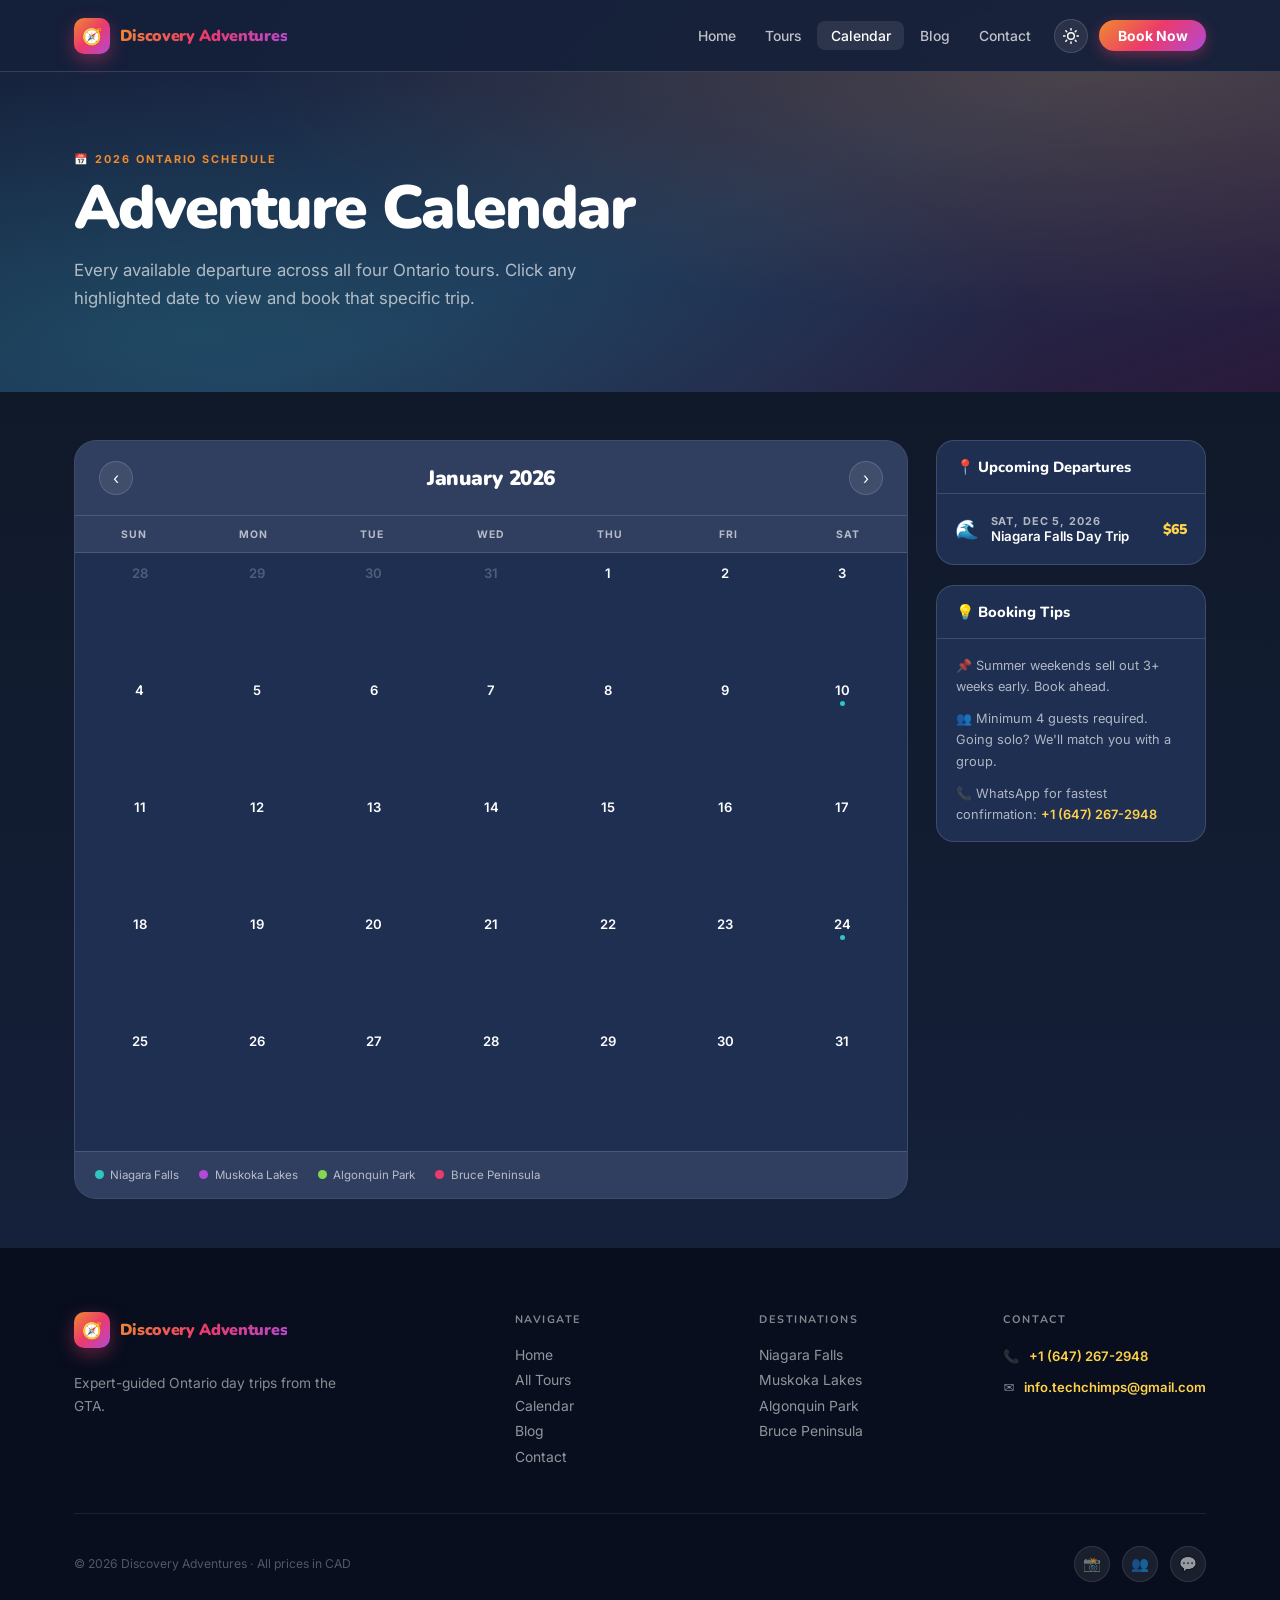
<file: calendar.html>
<!DOCTYPE html>
<html lang="en" data-theme="dark">
<head>
<meta charset="UTF-8"/><meta name="viewport" content="width=device-width,initial-scale=1"/>
<title>Tour Calendar — Discovery Adventures</title>
<link rel="icon" href="favicon.svg" type="image/svg+xml"/>
<link rel="stylesheet" href="css/style.css"/>
<style>
.calendar-layout { display:grid; grid-template-columns:1fr 270px; gap:1.75rem; align-items:start; }
.cal-widget { background:var(--bg-card-alt); border:1px solid var(--border); border-radius:22px; overflow:hidden; transition:var(--transition-theme); }
.cal-header { background:var(--bg-glass); padding:1.25rem 1.5rem; display:flex; align-items:center; justify-content:space-between; border-bottom:1px solid var(--border); }
.cal-month-title { font-family:'Nunito',sans-serif; font-weight:900; font-size:1.3rem; letter-spacing:-0.02em; color:var(--text-primary); transition:color 0.3s; }
.cal-nav-btn { width:34px;height:34px; border-radius:50%; background:var(--bg-glass); border:1px solid var(--border); color:var(--text-primary); font-size:1rem; display:flex;align-items:center;justify-content:center; cursor:pointer; transition:background 0.2s,transform 0.15s; }
.cal-nav-btn:hover { background:var(--bg-glass-hover); transform:scale(1.08); }
.cal-weekdays { display:grid; grid-template-columns:repeat(7,1fr); background:var(--bg-glass); border-bottom:1px solid var(--border); }
.cal-weekday { padding:0.7rem 0; text-align:center; font-size:0.65rem; font-weight:700; text-transform:uppercase; letter-spacing:0.1em; color:var(--text-secondary); }
.cal-grid { display:grid; grid-template-columns:repeat(7,1fr); padding:0.5rem; gap:0.22rem; }
.cal-day { aspect-ratio:1; border-radius:9px; display:flex; flex-direction:column; align-items:center; justify-content:flex-start; padding:0.38rem 0.2rem 0.2rem; position:relative; transition:background 0.2s; min-height:48px; }
.cal-day.other-month { opacity:0.22; }
.cal-day.today { background:rgba(255,210,74,0.12); border:1px solid rgba(255,210,74,0.3); }
[data-theme="light"] .cal-day.today { background:rgba(240,138,46,0.1); border-color:rgba(240,138,46,0.3); }
.cal-day.has-tours { cursor:pointer; }
.cal-day.has-tours:hover { background:var(--bg-glass-hover); }
.cal-day-num { font-size:0.82rem; font-weight:600; color:var(--text-primary); line-height:1; margin-bottom:0.22rem; transition:color 0.3s; }
.cal-day.today .cal-day-num { color:var(--yellow); font-weight:800; }
[data-theme="light"] .cal-day.today .cal-day-num { color:#9a6e00; }
.cal-event-dots { display:flex; flex-wrap:wrap; gap:2px; justify-content:center; }
.cal-dot { width:5px;height:5px; border-radius:50%; flex-shrink:0; }
.cal-legend { padding:1rem 1.25rem; border-top:1px solid var(--border); display:flex; flex-wrap:wrap; gap:0.65rem 1.25rem; background:var(--bg-glass); transition:var(--transition-theme); }
.cal-legend-item { display:flex;align-items:center;gap:0.4rem;font-size:0.72rem;color:var(--text-secondary); }
.cal-legend-dot { width:9px;height:9px;border-radius:50%; }

.cal-sidebar { position:sticky; top:calc(var(--nav-h) + 1.5rem); }
.cal-sidebar-card { background:var(--bg-card-alt); border:1px solid var(--border); border-radius:18px; overflow:hidden; margin-bottom:1.2rem; transition:var(--transition-theme); }
.cal-sidebar-title { padding:1rem 1.2rem; font-family:'Nunito',sans-serif; font-weight:800; font-size:0.92rem; color:var(--text-primary); border-bottom:1px solid var(--border); transition:color 0.3s; }
.upcoming-list { padding:0.65rem; }
.upcoming-item { display:flex;align-items:center;gap:0.7rem;padding:0.6rem 0.5rem;border-radius:9px;cursor:pointer;transition:background 0.2s;text-decoration:none; }
.upcoming-item:hover { background:var(--bg-glass); }
.upcoming-emoji { font-size:1.2rem; flex-shrink:0; }
.upcoming-info { flex:1; min-width:0; }
.upcoming-date { font-size:0.68rem;font-weight:700;color:var(--text-secondary);text-transform:uppercase;letter-spacing:0.08em; }
.upcoming-tour { font-size:0.83rem;font-weight:600;color:var(--text-primary);white-space:nowrap;overflow:hidden;text-overflow:ellipsis;transition:color 0.3s; }
.upcoming-price { font-family:'Nunito',sans-serif;font-weight:900;font-size:0.88rem;color:var(--yellow); }

@media (max-width:900px) { .calendar-layout { grid-template-columns:1fr; } .cal-sidebar { position:static; } }
</style>
</head>
<body>
<nav class="site-nav">
  <div class="nav-inner">
    <a href="index.html" class="nav-logo"><div class="nav-logo-badge">🧭</div><span class="nav-logo-name">Discovery Adventures</span></a>
    <button class="nav-toggle" id="navToggle" aria-label="Open menu"><span></span><span></span><span></span></button>
    <div class="nav-links" id="navLinks">
      <a href="index.html"    class="nav-link">Home</a>
      <a href="tours.html"    class="nav-link">Tours</a>
      <a href="calendar.html" class="nav-link active">Calendar</a>
      <a href="blog.html"     class="nav-link">Blog</a>
      <a href="contact.html"  class="nav-link">Contact</a>
      <button class="theme-toggle" id="themeToggle" onclick="toggleTheme()"></button>
      <a href="tours.html" class="nav-cta">Book Now</a>
    </div>
  </div>
</nav>

<section class="page-hero">
  <div class="container page-hero-inner">
    <div class="section-eyebrow">📅 2026 Ontario Schedule</div>
    <h1 class="section-title" style="font-size:clamp(2.4rem,6vw,3.8rem);">Adventure Calendar</h1>
    <p class="section-subtitle">Every available departure across all four Ontario tours. Click any highlighted date to view and book that specific trip.</p>
  </div>
</section>

<section class="section section-sm" style="background:var(--section-alt);transition:var(--transition-theme);">
  <div class="container">
    <div class="calendar-layout">
      <div>
        <div class="cal-widget">
          <div class="cal-header">
            <button class="cal-nav-btn" id="prevBtn">‹</button>
            <div class="cal-month-title" id="calTitle">January 2026</div>
            <button class="cal-nav-btn" id="nextBtn">›</button>
          </div>
          <div class="cal-weekdays">
            <div class="cal-weekday">Sun</div><div class="cal-weekday">Mon</div><div class="cal-weekday">Tue</div>
            <div class="cal-weekday">Wed</div><div class="cal-weekday">Thu</div><div class="cal-weekday">Fri</div><div class="cal-weekday">Sat</div>
          </div>
          <div class="cal-grid" id="calGrid"></div>
          <div class="cal-legend">
            <div class="cal-legend-item"><div class="cal-legend-dot" style="background:#2cc7c1"></div>Niagara Falls</div>
            <div class="cal-legend-item"><div class="cal-legend-dot" style="background:#b14ad6"></div>Muskoka Lakes</div>
            <div class="cal-legend-item"><div class="cal-legend-dot" style="background:#84d850"></div>Algonquin Park</div>
            <div class="cal-legend-item"><div class="cal-legend-dot" style="background:#ec3a6b"></div>Bruce Peninsula</div>
          </div>
        </div>
      </div>
      <aside class="cal-sidebar">
        <div class="cal-sidebar-card">
          <div class="cal-sidebar-title">📍 Upcoming Departures</div>
          <div class="upcoming-list" id="upcomingList"></div>
        </div>
        <div class="cal-sidebar-card">
          <div class="cal-sidebar-title">💡 Booking Tips</div>
          <div style="padding:1rem 1.2rem;font-size:0.8rem;color:var(--text-secondary);line-height:1.65;">
            <p style="margin-bottom:0.72rem;">📌 Summer weekends sell out 3+ weeks early. Book ahead.</p>
            <p style="margin-bottom:0.72rem;">👥 Minimum 4 guests required. Going solo? We'll match you with a group.</p>
            <p>📞 WhatsApp for fastest confirmation: <a href="https://wa.me/16472672948" style="color:var(--yellow);font-weight:600;">+1 (647) 267-2948</a></p>
          </div>
        </div>
      </aside>
    </div>
  </div>
</section>

<footer class="site-footer"><div class="container">
  <div class="footer-grid">
    <div><a href="index.html" class="nav-logo" style="display:inline-flex;margin-bottom:0.5rem;"><div class="nav-logo-badge">🧭</div><span class="nav-logo-name">Discovery Adventures</span></a><p class="footer-brand-desc">Expert-guided Ontario day trips from the GTA.</p></div>
    <div><div class="footer-col-title">Navigate</div><div class="footer-links"><a href="index.html">Home</a><a href="tours.html">All Tours</a><a href="calendar.html">Calendar</a><a href="blog.html">Blog</a><a href="contact.html">Contact</a></div></div>
    <div><div class="footer-col-title">Destinations</div><div class="footer-links"><a href="tour-detail.html?tour=niagara-falls">Niagara Falls</a><a href="tour-detail.html?tour=muskoka-lakes">Muskoka Lakes</a><a href="tour-detail.html?tour=algonquin-canoe">Algonquin Park</a><a href="tour-detail.html?tour=bruce-peninsula">Bruce Peninsula</a></div></div>
    <div><div class="footer-col-title">Contact</div><div class="footer-contact-row">📞 <div><a href="https://wa.me/16472672948">+1 (647) 267-2948</a></div></div><div class="footer-contact-row">✉️ <div><a href="mailto:info.techchimps@gmail.com">info.techchimps@gmail.com</a></div></div></div>
  </div>
  <div class="footer-bottom"><div class="footer-legal">© 2026 Discovery Adventures · All prices in CAD</div><div class="footer-social"><a href="#">📸</a><a href="#">👥</a><a href="https://wa.me/16472672948">💬</a></div></div>
</div></footer>

<script src="js/theme.js"></script>
<script src="js/data.js"></script>
<script>
const TOUR_COLORS = {
  'niagara-falls':  '#2cc7c1',
  'muskoka-lakes':  '#b14ad6',
  'algonquin-canoe':'#84d850',
  'bruce-peninsula':'#ec3a6b'
};
const allDates = getAllTourDates();
const today = new Date();
let viewYear = 2026, viewMonth = 0;

function pad(n) { return n < 10 ? '0'+n : ''+n; }
function dateKey(y,m,d) { return `${y}-${pad(m+1)}-${pad(d)}`; }

function renderCalendar() {
  const months = ['January','February','March','April','May','June','July','August','September','October','November','December'];
  document.getElementById('calTitle').textContent = `${months[viewMonth]} ${viewYear}`;
  const firstDay = new Date(viewYear, viewMonth, 1).getDay();
  const daysInMonth = new Date(viewYear, viewMonth+1, 0).getDate();
  const daysInPrev  = new Date(viewYear, viewMonth, 0).getDate();
  const grid = document.getElementById('calGrid');
  grid.innerHTML = '';
  const total = Math.ceil((firstDay + daysInMonth) / 7) * 7;

  for (let i = 0; i < total; i++) {
    let day, month, year, other = false;
    if (i < firstDay) {
      day = daysInPrev - firstDay + i + 1; month = viewMonth-1; year = viewYear;
      if (month < 0) { month=11; year--; } other = true;
    } else if (i - firstDay + 1 > daysInMonth) {
      day = i - firstDay - daysInMonth + 1; month = viewMonth+1; year = viewYear;
      if (month > 11) { month=0; year++; } other = true;
    } else { day = i - firstDay + 1; month = viewMonth; year = viewYear; }

    const key = dateKey(year, month, day);
    const isToday = day===today.getDate() && month===today.getMonth() && year===today.getFullYear();
    const tours = allDates[key] || [];

    const cell = document.createElement('div');
    cell.className = 'cal-day' + (other?' other-month':'') + (isToday?' today':'') + (tours.length?' has-tours':'');

    const num = document.createElement('div');
    num.className = 'cal-day-num';
    num.textContent = day;
    cell.appendChild(num);

    if (tours.length) {
      const dots = document.createElement('div');
      dots.className = 'cal-event-dots';
      tours.forEach(id => {
        const d = document.createElement('div');
        d.className = 'cal-dot';
        d.style.background = TOUR_COLORS[id] || '#fff';
        dots.appendChild(d);
      });
      cell.appendChild(dots);
      cell.addEventListener('click', () => {
        window.location.href = `tour-detail.html?tour=${tours[0]}&date=${key}`;
      });
    }
    grid.appendChild(cell);
  }
}

function renderUpcoming() {
  const now = new Date(); now.setHours(0,0,0,0);
  const future = [];
  Object.entries(allDates).forEach(([ds, ids]) => {
    const [y,m,d] = ds.split('-').map(Number);
    const dt = new Date(y,m-1,d);
    if (dt >= now) ids.forEach(id => future.push({ ds, dt, id }));
  });
  future.sort((a,b) => a.dt - b.dt);
  document.getElementById('upcomingList').innerHTML = future.slice(0,8).map(({ ds, id }) => {
    const t = getTourById(id);
    if (!t) return '';
    return `<a class="upcoming-item" href="tour-detail.html?tour=${id}&date=${ds}">
      <span class="upcoming-emoji">${t.emoji}</span>
      <div class="upcoming-info">
        <div class="upcoming-date">${formatDate(ds)}</div>
        <div class="upcoming-tour">${t.title}</div>
      </div>
      <div class="upcoming-price">$${t.price}</div>
    </a>`;
  }).join('') || '<div style="padding:1rem;font-size:0.82rem;color:var(--text-secondary);">No upcoming departures found.</div>';
}

document.getElementById('prevBtn').addEventListener('click', () => { if(--viewMonth<0){viewMonth=11;viewYear--;} renderCalendar(); });
document.getElementById('nextBtn').addEventListener('click', () => { if(++viewMonth>11){viewMonth=0;viewYear++;} renderCalendar(); });
renderCalendar(); renderUpcoming();
</script>
</body>
</html>
</file>
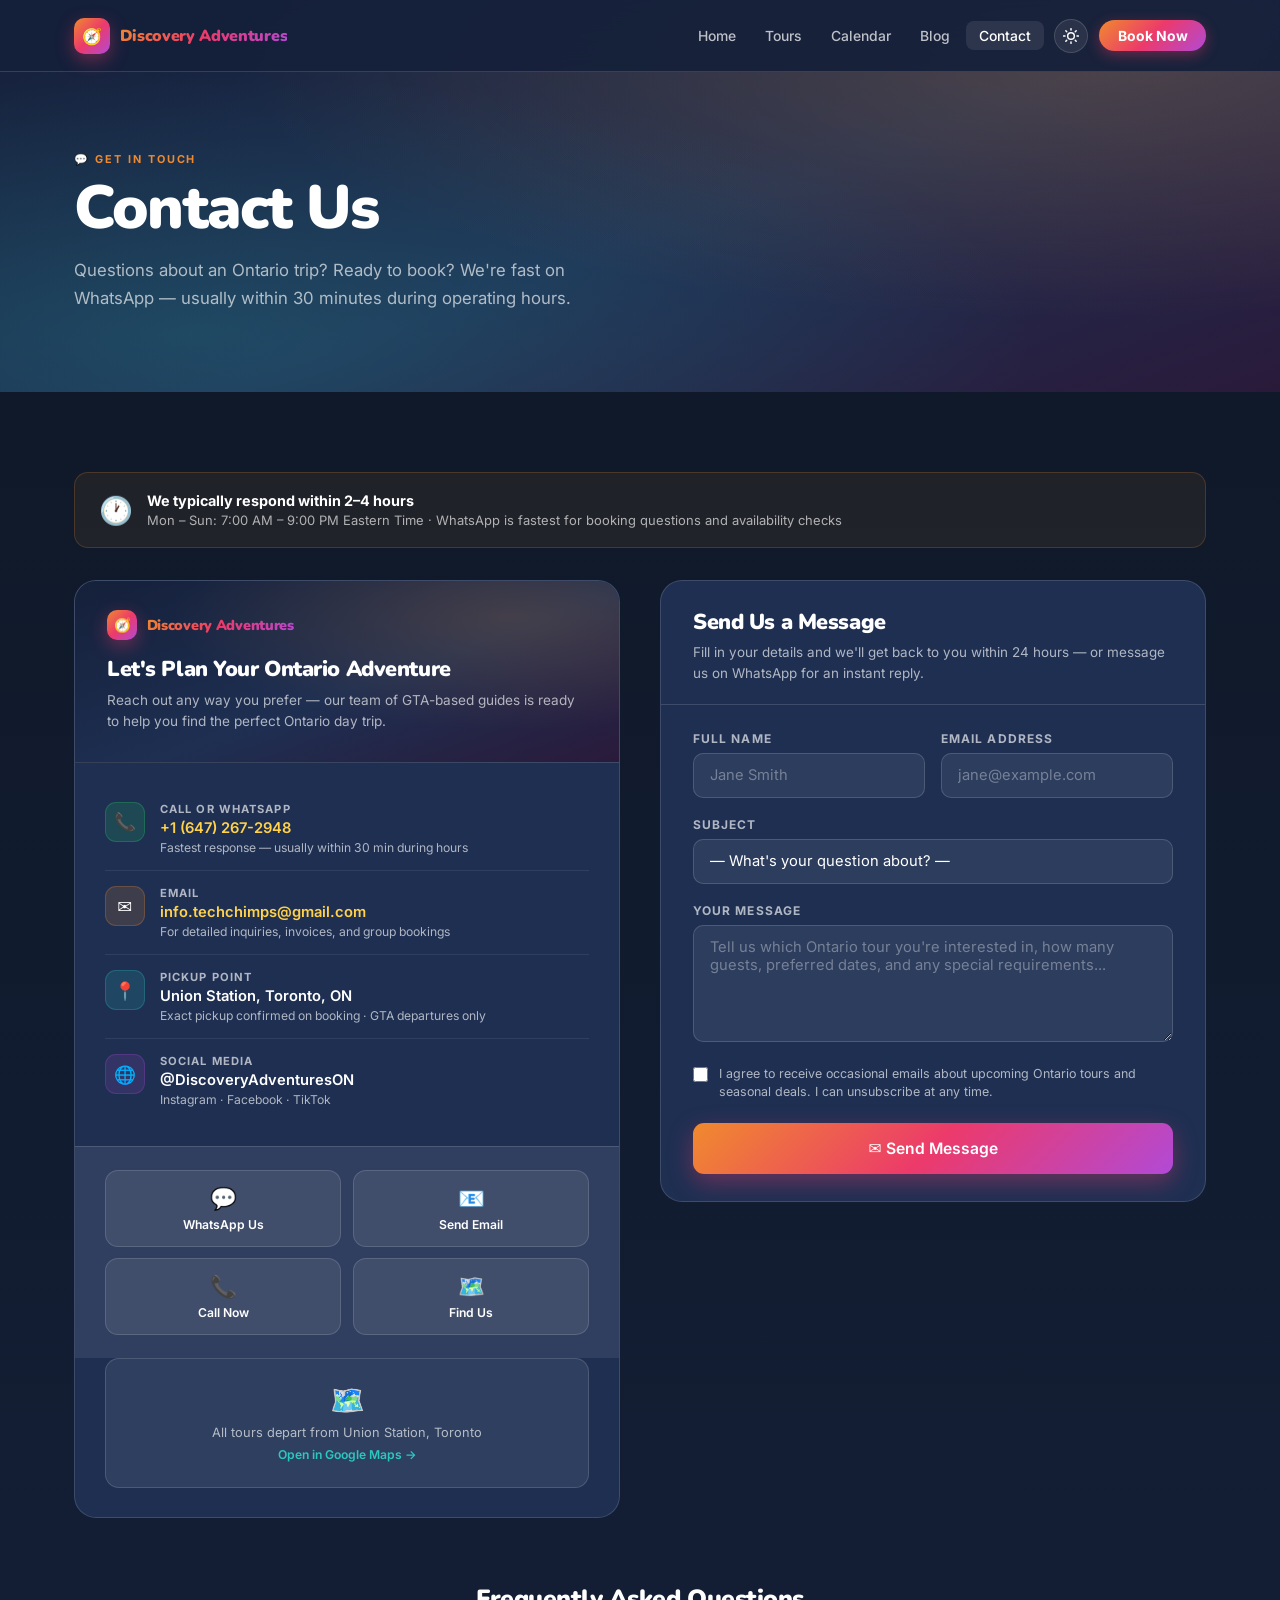
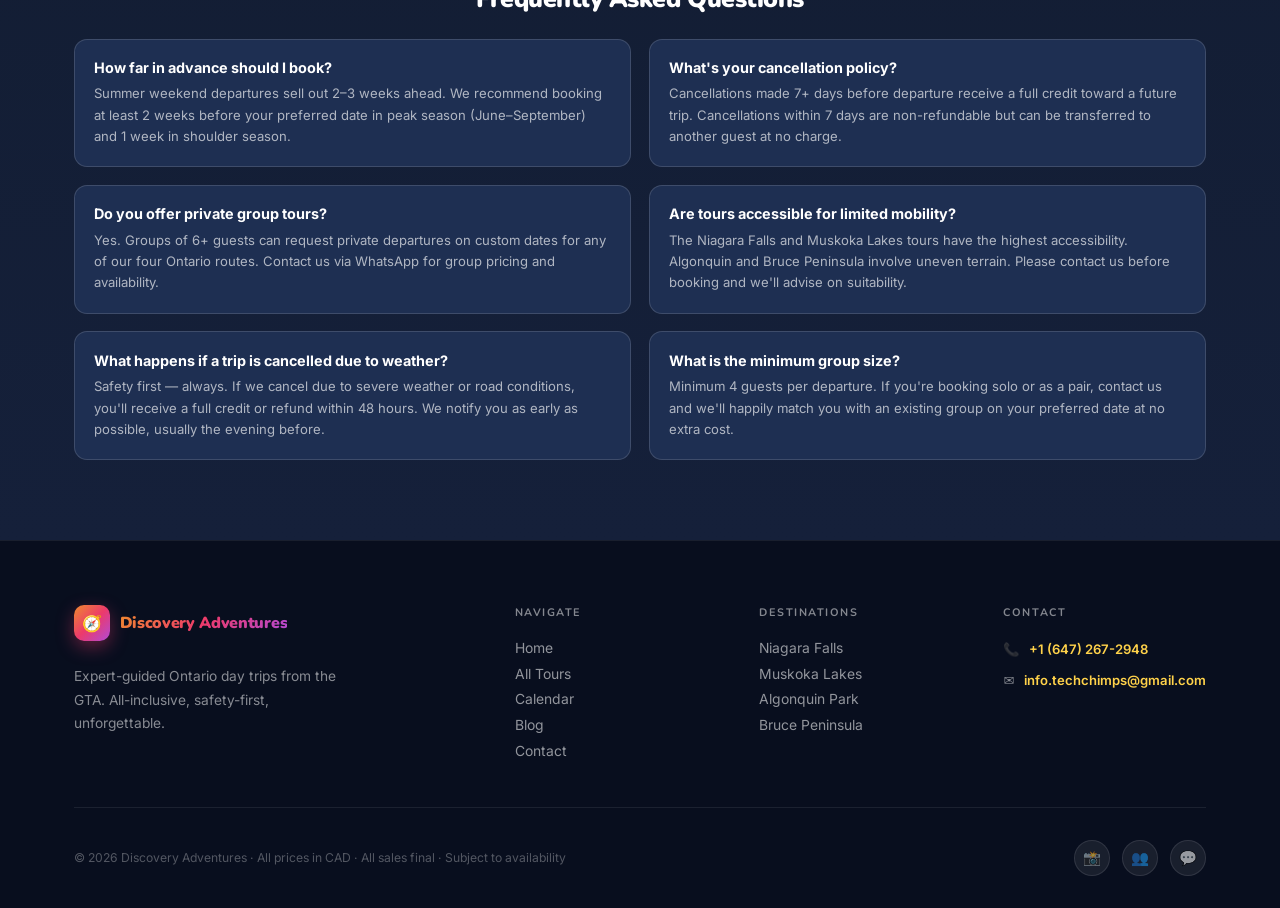
<file: contact.html>
<!DOCTYPE html>
<html lang="en" data-theme="dark">
<head>
<meta charset="UTF-8"/><meta name="viewport" content="width=device-width,initial-scale=1"/>
<title>Contact Us — Discovery Adventures</title>
<link rel="icon" href="favicon.svg" type="image/svg+xml"/>
<link rel="stylesheet" href="css/style.css"/>
<style>
.contact-layout { display:grid; grid-template-columns:1fr 1fr; gap:2.5rem; align-items:start; }

/* INFO CARD */
.contact-info-card { background:var(--bg-card-alt); border:1px solid var(--border); border-radius:22px; overflow:hidden; position:sticky; top:calc(var(--nav-h) + 1.5rem); transition:var(--transition-theme); }
.contact-info-hdr  { background:var(--hero-grad); padding:1.85rem 2rem; border-bottom:1px solid var(--border); position:relative; overflow:hidden; transition:var(--transition-theme); }
.contact-info-hdr::before { content:''; position:absolute; inset:0; background:radial-gradient(ellipse at 80% 20%,rgba(240,138,46,0.18) 0%,transparent 55%); }
.contact-info-hdr-inner { position:relative; z-index:1; }
.contact-info-title { font-family:'Nunito',sans-serif; font-weight:900; font-size:1.35rem; color:var(--text-primary); letter-spacing:-0.02em; margin-top:0.85rem; margin-bottom:0.38rem; transition:color 0.3s; }
.contact-info-sub   { font-size:0.85rem; color:var(--text-secondary); line-height:1.55; transition:color 0.3s; }

.contact-methods { padding:1.5rem 1.85rem; }
.contact-method { display:flex; align-items:flex-start; gap:0.95rem; padding:0.95rem 0; border-bottom:1px solid var(--border-soft); }
.contact-method:last-child { border-bottom:none; }
.cm-icon { width:40px;height:40px; border-radius:11px; display:flex;align-items:center;justify-content:center; font-size:1.1rem; flex-shrink:0; }
.cm-label { font-size:0.7rem; font-weight:700; text-transform:uppercase; letter-spacing:0.1em; color:var(--text-secondary); margin-bottom:0.18rem; }
.cm-val   { font-size:0.92rem; font-weight:600; color:var(--text-primary); transition:color 0.3s; }
.cm-val a { color:var(--yellow); transition:color 0.2s; }
.cm-val a:hover { color:var(--text-primary); }
.cm-sub   { font-size:0.76rem; color:var(--text-secondary); margin-top:0.18rem; transition:color 0.3s; }

/* QUICK ACTIONS */
.quick-actions { display:grid; grid-template-columns:1fr 1fr; gap:0.7rem; padding:1.4rem 1.85rem; background:var(--bg-glass); border-top:1px solid var(--border); transition:var(--transition-theme); }
.qa-btn { display:flex; flex-direction:column; align-items:center; gap:0.38rem; padding:0.88rem 0.5rem; border-radius:13px; border:1px solid var(--border); background:var(--bg-glass); color:var(--text-primary); font-size:0.76rem; font-weight:600; text-align:center; text-decoration:none; cursor:pointer; transition:all 0.2s; }
.qa-btn:hover { background:var(--bg-glass-hover); transform:translateY(-2px); }
.qa-btn.wa:hover    { border-color:#25d366; color:#25d366; }
.qa-btn.email:hover { border-color:var(--orange); color:var(--orange); }
.qa-btn.phone:hover { border-color:var(--teal);   color:var(--teal); }
.qa-btn.map:hover   { border-color:var(--purple);  color:var(--purple); }
.qa-btn-icon { font-size:1.35rem; }

/* MAP */
.map-placeholder { margin:0 1.85rem 1.85rem; background:var(--bg-glass); border:1px solid var(--border); border-radius:14px; height:130px; display:flex;flex-direction:column;align-items:center;justify-content:center;gap:0.45rem; cursor:pointer; transition:background 0.2s; }
.map-placeholder:hover { background:var(--bg-glass-hover); }
.map-ph-icon { font-size:1.75rem; }
.map-ph-text { font-size:0.8rem; color:var(--text-secondary); }
.map-ph-link { font-size:0.76rem; color:var(--teal); font-weight:600; }

/* INQUIRY FORM */
.inquiry-card { background:var(--bg-card-alt); border:1px solid var(--border); border-radius:22px; overflow:hidden; transition:var(--transition-theme); }
.inquiry-hdr  { padding:1.65rem 2rem 1.25rem; border-bottom:1px solid var(--border); }
.inquiry-title{ font-family:'Nunito',sans-serif; font-weight:900; font-size:1.35rem; letter-spacing:-0.02em; color:var(--text-primary); margin-bottom:0.32rem; transition:color 0.3s; }
.inquiry-sub  { font-size:0.84rem; color:var(--text-secondary); line-height:1.55; transition:color 0.3s; }
.inquiry-body { padding:1.65rem 2rem; }
.form-row     { display:grid; grid-template-columns:1fr 1fr; gap:1rem; }
.consent-row  { display:flex; align-items:flex-start; gap:0.7rem; margin-bottom:1.4rem; }
.consent-cb   { width:15px;height:15px;margin-top:0.12rem;accent-color:var(--orange);cursor:pointer;flex-shrink:0; }
.consent-lbl  { font-size:0.78rem; color:var(--text-secondary); cursor:pointer; line-height:1.45; }

/* SUCCESS */
.success-alert { display:none; background:rgba(44,199,193,0.08); border:1px solid rgba(44,199,193,0.28); border-radius:13px; padding:1.2rem 1.4rem; margin-top:1.2rem; text-align:center; }
.success-alert.visible { display:block; }
.success-icon  { font-size:2rem; display:block; margin-bottom:0.45rem; }
.success-title { font-family:'Nunito',sans-serif; font-weight:800; font-size:1.05rem; color:var(--teal); margin-bottom:0.32rem; }
.success-msg   { font-size:0.83rem; color:var(--text-secondary); line-height:1.55; }

/* HOURS STRIP */
.hours-strip { background:rgba(240,138,46,0.08); border:1px solid rgba(240,138,46,0.2); border-radius:14px; padding:1.15rem 1.5rem; display:flex; align-items:center; gap:0.9rem; margin-bottom:2rem; }
.hours-icon  { font-size:1.7rem; flex-shrink:0; }
.hours-title { font-weight:700; color:var(--text-primary); font-size:0.9rem; margin-bottom:0.22rem; transition:color 0.3s; }
.hours-val   { font-size:0.81rem; color:var(--text-secondary); transition:color 0.3s; }

/* FAQ */
.faq-section { margin-top:4rem; }
.faq-title { font-family:'Nunito',sans-serif; font-weight:900; font-size:1.55rem; letter-spacing:-0.02em; color:var(--text-primary); margin-bottom:1.4rem; text-align:center; transition:color 0.3s; }
.faq-grid  { display:grid; grid-template-columns:1fr 1fr; gap:1.1rem; }
.faq-item  { background:var(--bg-card-alt); border:1px solid var(--border); border-radius:13px; padding:1.2rem; transition:var(--transition-theme); }
.faq-q     { font-weight:700; font-size:0.9rem; color:var(--text-primary); margin-bottom:0.48rem; transition:color 0.3s; }
.faq-a     { font-size:0.82rem; color:var(--text-secondary); line-height:1.62; transition:color 0.3s; }

@media (max-width:900px) { .contact-layout{grid-template-columns:1fr;} .contact-info-card{position:static;} .faq-grid{grid-template-columns:1fr;} }
@media (max-width:540px) { .form-row{grid-template-columns:1fr;} .quick-actions{grid-template-columns:1fr 1fr;} }
</style>
</head>
<body>
<nav class="site-nav">
  <div class="nav-inner">
    <a href="index.html" class="nav-logo"><div class="nav-logo-badge">🧭</div><span class="nav-logo-name">Discovery Adventures</span></a>
    <button class="nav-toggle" id="navToggle" aria-label="Open menu"><span></span><span></span><span></span></button>
    <div class="nav-links" id="navLinks">
      <a href="index.html"    class="nav-link">Home</a>
      <a href="tours.html"    class="nav-link">Tours</a>
      <a href="calendar.html" class="nav-link">Calendar</a>
      <a href="blog.html"     class="nav-link">Blog</a>
      <a href="contact.html"  class="nav-link active">Contact</a>
      <button class="theme-toggle" id="themeToggle" onclick="toggleTheme()"></button>
      <a href="tours.html" class="nav-cta">Book Now</a>
    </div>
  </div>
</nav>

<section class="page-hero">
  <div class="container page-hero-inner">
    <div class="section-eyebrow">💬 Get in Touch</div>
    <h1 class="section-title" style="font-size:clamp(2.4rem,6vw,3.8rem);">Contact Us</h1>
    <p class="section-subtitle">Questions about an Ontario trip? Ready to book? We're fast on WhatsApp — usually within 30 minutes during operating hours.</p>
  </div>
</section>

<section class="section" style="background:var(--section-alt);transition:var(--transition-theme);">
  <div class="container">

    <!-- Hours strip -->
    <div class="hours-strip">
      <div class="hours-icon">🕐</div>
      <div>
        <div class="hours-title">We typically respond within 2–4 hours</div>
        <div class="hours-val">Mon – Sun: 7:00 AM – 9:00 PM Eastern Time · WhatsApp is fastest for booking questions and availability checks</div>
      </div>
    </div>

    <div class="contact-layout">

      <!-- LEFT: INFO -->
      <div>
        <div class="contact-info-card">
          <div class="contact-info-hdr">
            <div class="contact-info-hdr-inner">
              <a href="index.html" class="nav-logo" style="display:inline-flex;">
                <div class="nav-logo-badge" style="width:30px;height:30px;font-size:0.85rem;">🧭</div>
                <span class="nav-logo-name" style="font-size:0.9rem;">Discovery Adventures</span>
              </a>
              <div class="contact-info-title">Let's Plan Your Ontario Adventure</div>
              <div class="contact-info-sub">Reach out any way you prefer — our team of GTA-based guides is ready to help you find the perfect Ontario day trip.</div>
            </div>
          </div>
          <div class="contact-methods">
            <div class="contact-method">
              <div class="cm-icon" style="background:rgba(37,211,102,0.15);border:1px solid rgba(37,211,102,0.25);">📞</div>
              <div>
                <div class="cm-label">Call or WhatsApp</div>
                <div class="cm-val"><a href="https://wa.me/16472672948">+1 (647) 267-2948</a></div>
                <div class="cm-sub">Fastest response — usually within 30 min during hours</div>
              </div>
            </div>
            <div class="contact-method">
              <div class="cm-icon" style="background:rgba(240,138,46,0.15);border:1px solid rgba(240,138,46,0.25);">✉️</div>
              <div>
                <div class="cm-label">Email</div>
                <div class="cm-val"><a href="mailto:info.techchimps@gmail.com">info.techchimps@gmail.com</a></div>
                <div class="cm-sub">For detailed inquiries, invoices, and group bookings</div>
              </div>
            </div>
            <div class="contact-method">
              <div class="cm-icon" style="background:rgba(44,199,193,0.15);border:1px solid rgba(44,199,193,0.25);">📍</div>
              <div>
                <div class="cm-label">Pickup Point</div>
                <div class="cm-val" style="color:var(--text-primary);">Union Station, Toronto, ON</div>
                <div class="cm-sub">Exact pickup confirmed on booking · GTA departures only</div>
              </div>
            </div>
            <div class="contact-method">
              <div class="cm-icon" style="background:rgba(177,74,214,0.15);border:1px solid rgba(177,74,214,0.25);">🌐</div>
              <div>
                <div class="cm-label">Social Media</div>
                <div class="cm-val" style="color:var(--text-primary);">@DiscoveryAdventuresON</div>
                <div class="cm-sub">Instagram · Facebook · TikTok</div>
              </div>
            </div>
          </div>
          <!-- Quick Actions -->
          <div class="quick-actions">
            <a href="https://wa.me/16472672948?text=Hi!%20I'd%20like%20to%20book%20an%20Ontario%20day%20trip." class="qa-btn wa" target="_blank" rel="noopener"><span class="qa-btn-icon">💬</span>WhatsApp Us</a>
            <a href="mailto:info.techchimps@gmail.com?subject=Ontario Tour Inquiry" class="qa-btn email"><span class="qa-btn-icon">📧</span>Send Email</a>
            <a href="tel:+16472672948" class="qa-btn phone"><span class="qa-btn-icon">📞</span>Call Now</a>
            <a href="https://maps.google.com?q=Union+Station+Toronto+Ontario" target="_blank" rel="noopener" class="qa-btn map"><span class="qa-btn-icon">🗺️</span>Find Us</a>
          </div>
          <!-- Map -->
          <div class="map-placeholder" onclick="window.open('https://maps.google.com?q=Union+Station+Toronto+Ontario','_blank')">
            <div class="map-ph-icon">🗺️</div>
            <div class="map-ph-text">All tours depart from Union Station, Toronto</div>
            <div class="map-ph-link">Open in Google Maps →</div>
          </div>
        </div>
      </div>

      <!-- RIGHT: FORM -->
      <div>
        <div class="inquiry-card">
          <div class="inquiry-hdr">
            <div class="inquiry-title">Send Us a Message</div>
            <div class="inquiry-sub">Fill in your details and we'll get back to you within 24 hours — or message us on WhatsApp for an instant reply.</div>
          </div>
          <div class="inquiry-body">
            <div class="form-row">
              <div class="form-group">
                <label class="form-label" for="cName">Full Name</label>
                <input class="form-input" type="text" id="cName" placeholder="Jane Smith" autocomplete="name"/>
                <div class="form-error" id="eName">Please enter your name.</div>
              </div>
              <div class="form-group">
                <label class="form-label" for="cEmail">Email Address</label>
                <input class="form-input" type="email" id="cEmail" placeholder="jane@example.com" autocomplete="email"/>
                <div class="form-error" id="eEmail">Enter a valid email address.</div>
              </div>
            </div>
            <div class="form-group">
              <label class="form-label" for="cSubject">Subject</label>
              <select class="form-input" id="cSubject">
                <option value="">— What's your question about? —</option>
                <option>Booking a Tour</option>
                <option>Group Booking (5+ guests)</option>
                <option>Pricing &amp; Availability</option>
                <option>Custom / Private Tour</option>
                <option>Accessibility Requirements</option>
                <option>General Inquiry</option>
              </select>
              <div class="form-error" id="eSubject">Please select a subject.</div>
            </div>
            <div class="form-group">
              <label class="form-label" for="cMessage">Your Message</label>
              <textarea class="form-input" id="cMessage" rows="5" placeholder="Tell us which Ontario tour you're interested in, how many guests, preferred dates, and any special requirements..."></textarea>
              <div class="form-error" id="eMessage">Please write at least 20 characters.</div>
            </div>
            <div class="consent-row">
              <input type="checkbox" class="consent-cb" id="cConsent"/>
              <label class="consent-lbl" for="cConsent">I agree to receive occasional emails about upcoming Ontario tours and seasonal deals. I can unsubscribe at any time.</label>
            </div>
            <button class="btn btn-primary w-full" id="sendBtn" style="border-radius:11px;justify-content:center;font-size:0.98rem;padding:1rem;">✉️ Send Message</button>
            <div class="success-alert" id="successAlert">
              <span class="success-icon">🎉</span>
              <div class="success-title">Message Sent!</div>
              <div class="success-msg">Thanks for reaching out! We'll reply within 24 hours. For faster service, WhatsApp us at <a href="https://wa.me/16472672948" style="color:var(--yellow);">+1 (647) 267-2948</a>.</div>
            </div>
          </div>
        </div>
      </div>
    </div>

    <!-- FAQ -->
    <div class="faq-section">
      <div class="faq-title">Frequently Asked Questions</div>
      <div class="faq-grid">
        <div class="faq-item"><div class="faq-q">How far in advance should I book?</div><div class="faq-a">Summer weekend departures sell out 2–3 weeks ahead. We recommend booking at least 2 weeks before your preferred date in peak season (June–September) and 1 week in shoulder season.</div></div>
        <div class="faq-item"><div class="faq-q">What's your cancellation policy?</div><div class="faq-a">Cancellations made 7+ days before departure receive a full credit toward a future trip. Cancellations within 7 days are non-refundable but can be transferred to another guest at no charge.</div></div>
        <div class="faq-item"><div class="faq-q">Do you offer private group tours?</div><div class="faq-a">Yes. Groups of 6+ guests can request private departures on custom dates for any of our four Ontario routes. Contact us via WhatsApp for group pricing and availability.</div></div>
        <div class="faq-item"><div class="faq-q">Are tours accessible for limited mobility?</div><div class="faq-a">The Niagara Falls and Muskoka Lakes tours have the highest accessibility. Algonquin and Bruce Peninsula involve uneven terrain. Please contact us before booking and we'll advise on suitability.</div></div>
        <div class="faq-item"><div class="faq-q">What happens if a trip is cancelled due to weather?</div><div class="faq-a">Safety first — always. If we cancel due to severe weather or road conditions, you'll receive a full credit or refund within 48 hours. We notify you as early as possible, usually the evening before.</div></div>
        <div class="faq-item"><div class="faq-q">What is the minimum group size?</div><div class="faq-a">Minimum 4 guests per departure. If you're booking solo or as a pair, contact us and we'll happily match you with an existing group on your preferred date at no extra cost.</div></div>
      </div>
    </div>

  </div>
</section>

<footer class="site-footer"><div class="container">
  <div class="footer-grid">
    <div><a href="index.html" class="nav-logo" style="display:inline-flex;margin-bottom:0.5rem;"><div class="nav-logo-badge">🧭</div><span class="nav-logo-name">Discovery Adventures</span></a><p class="footer-brand-desc">Expert-guided Ontario day trips from the GTA. All-inclusive, safety-first, unforgettable.</p></div>
    <div><div class="footer-col-title">Navigate</div><div class="footer-links"><a href="index.html">Home</a><a href="tours.html">All Tours</a><a href="calendar.html">Calendar</a><a href="blog.html">Blog</a><a href="contact.html">Contact</a></div></div>
    <div><div class="footer-col-title">Destinations</div><div class="footer-links"><a href="tour-detail.html?tour=niagara-falls">Niagara Falls</a><a href="tour-detail.html?tour=muskoka-lakes">Muskoka Lakes</a><a href="tour-detail.html?tour=algonquin-canoe">Algonquin Park</a><a href="tour-detail.html?tour=bruce-peninsula">Bruce Peninsula</a></div></div>
    <div><div class="footer-col-title">Contact</div><div class="footer-contact-row">📞 <div><a href="https://wa.me/16472672948">+1 (647) 267-2948</a></div></div><div class="footer-contact-row">✉️ <div><a href="mailto:info.techchimps@gmail.com">info.techchimps@gmail.com</a></div></div></div>
  </div>
  <div class="footer-bottom"><div class="footer-legal">© 2026 Discovery Adventures · All prices in CAD · All sales final · Subject to availability</div><div class="footer-social"><a href="#">📸</a><a href="#">👥</a><a href="https://wa.me/16472672948">💬</a></div></div>
</div></footer>

<script src="js/theme.js"></script>
<script>
/* Real-time validation */
function live(inputId, errId, cond) {
  const el = document.getElementById(inputId), er = document.getElementById(errId);
  ['blur','input'].forEach(ev => el.addEventListener(ev, () => {
    if (cond(el.value)) { el.classList.remove('error'); er.classList.remove('visible'); }
    else                { el.classList.add('error');    er.classList.add('visible'); }
  }));
}
live('cName',    'eName',    v => v.trim().length >= 2);
live('cEmail',   'eEmail',   v => /^[^\s@]+@[^\s@]+\.[^\s@]+$/.test(v.trim()));
live('cSubject', 'eSubject', v => v !== '');
live('cMessage', 'eMessage', v => v.trim().length >= 20);

document.getElementById('sendBtn').addEventListener('click', () => {
  const fields = [
    ['cName','eName', v => v.trim().length>=2],
    ['cEmail','eEmail', v => /^[^\s@]+@[^\s@]+\.[^\s@]+$/.test(v.trim())],
    ['cSubject','eSubject', v => v!==''],
    ['cMessage','eMessage', v => v.trim().length>=20]
  ];
  let ok = true;
  fields.forEach(([id,eid,fn]) => {
    const el=document.getElementById(id), er=document.getElementById(eid);
    if (fn(el.value)) { el.classList.remove('error'); er.classList.remove('visible'); }
    else              { el.classList.add('error');    er.classList.add('visible'); ok=false; }
  });
  if (!ok) return;
  const btn = document.getElementById('sendBtn');
  btn.disabled = true; btn.textContent = '⏳ Sending…';
  setTimeout(() => {
    btn.textContent = '✓ Message Sent!';
    btn.style.background = 'var(--grad-green)';
    document.getElementById('successAlert').classList.add('visible');
    document.getElementById('successAlert').scrollIntoView({ behavior:'smooth', block:'nearest' });
  }, 1100);
});
</script>
</body>
</html>
</file>
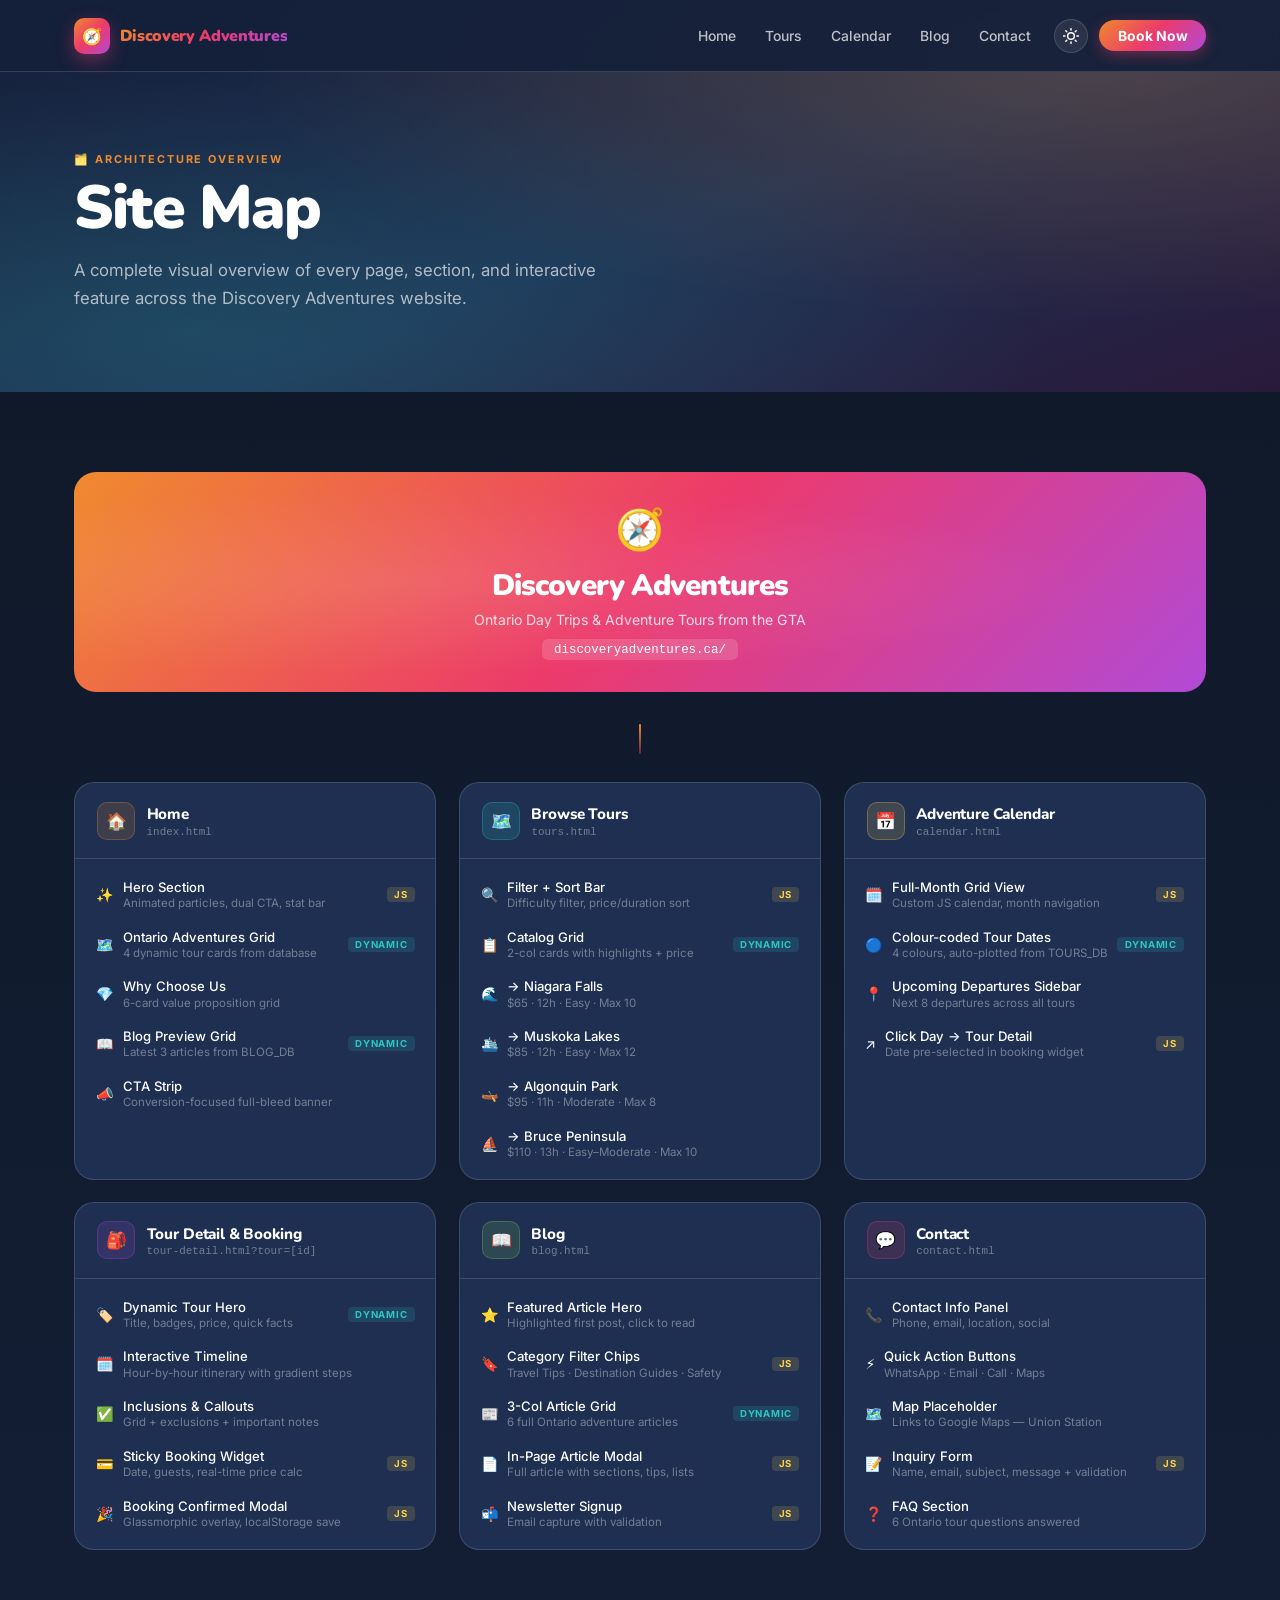
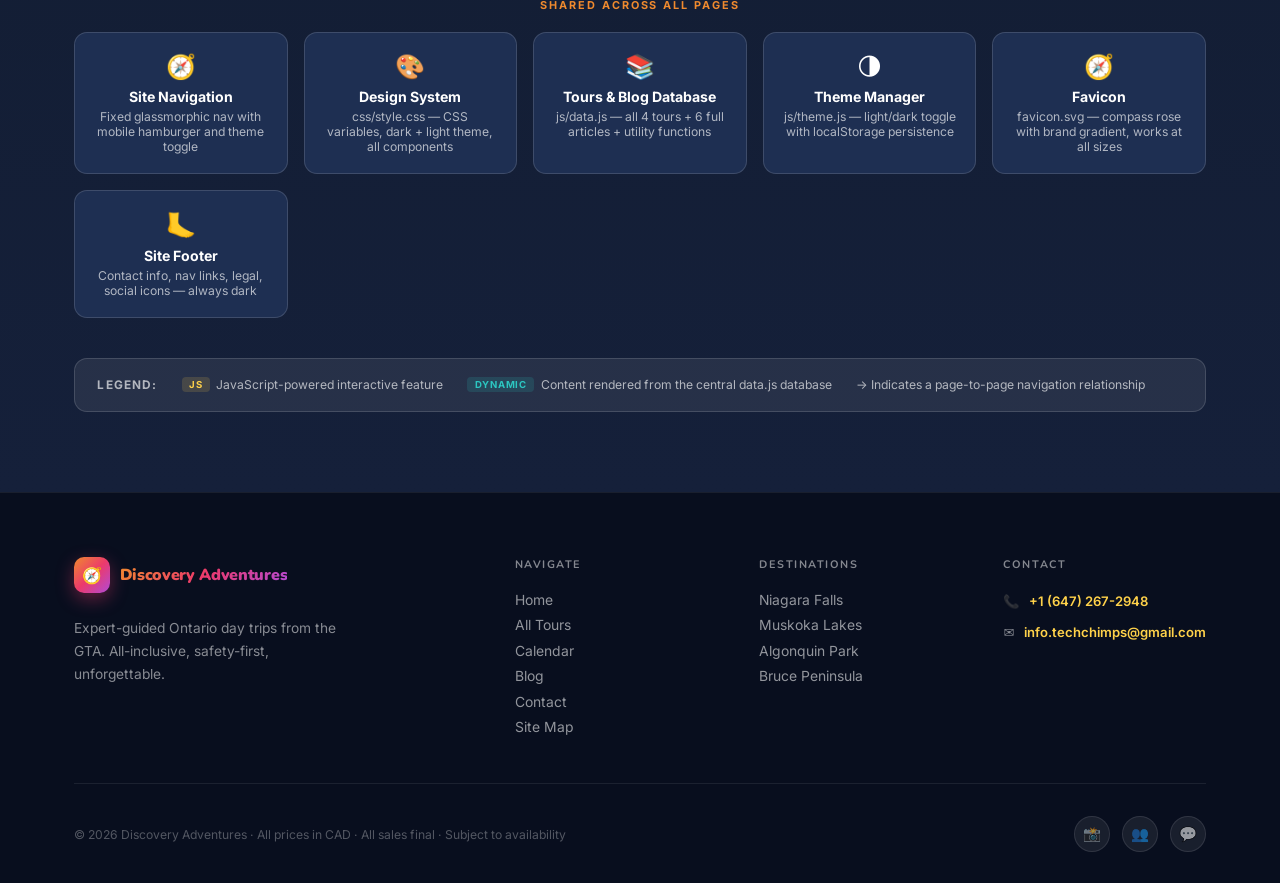
<file: sitemap.html>
<!DOCTYPE html>
<html lang="en" data-theme="dark">
<head>
<meta charset="UTF-8"/><meta name="viewport" content="width=device-width,initial-scale=1"/>
<title>Site Map — Discovery Adventures</title>
<link rel="icon" href="favicon.svg" type="image/svg+xml"/>
<link rel="stylesheet" href="css/style.css"/>
<style>
.sitemap-root { background:var(--grad-main); border-radius:22px; padding:2rem; text-align:center; margin-bottom:2rem; position:relative; overflow:hidden; }
.sitemap-root::before { content:''; position:absolute; inset:0; background:radial-gradient(ellipse at 30% 50%,rgba(255,255,255,0.1) 0%,transparent 60%); }
.sitemap-root-inner { position:relative; z-index:1; }
.sitemap-root-title { font-family:'Nunito',sans-serif; font-weight:900; font-size:1.85rem; letter-spacing:-0.03em; color:#fff; margin-bottom:0.35rem; }
.sitemap-root-sub   { font-size:0.88rem; color:rgba(255,255,255,0.82); margin-bottom:0.55rem; }
.sitemap-root-url   { font-family:monospace; font-size:0.78rem; background:rgba(255,255,255,0.15); color:#fff; padding:0.22rem 0.72rem; border-radius:6px; display:inline-block; }

.tree-connector { display:flex; justify-content:center; margin-bottom:1.75rem; }
.tree-v-line    { width:2px; height:30px; background:linear-gradient(to bottom,var(--orange),rgba(236,58,107,0.4)); border-radius:1px; }

.sitemap-grid { display:grid; grid-template-columns:repeat(3,1fr); gap:1.4rem; }
.sitemap-node { background:var(--bg-card-alt); border:1px solid var(--border); border-radius:20px; overflow:hidden; transition:var(--transition-theme); }
.sitemap-node-hdr { padding:1.15rem 1.4rem; border-bottom:1px solid var(--border); display:flex; align-items:center; gap:0.7rem; }
.sm-icon { width:38px;height:38px; border-radius:10px; display:flex;align-items:center;justify-content:center; font-size:1.05rem; flex-shrink:0; }
.sm-title { font-family:'Nunito',sans-serif; font-weight:800; font-size:0.95rem; color:var(--text-primary); letter-spacing:-0.01em; transition:color 0.3s; }
.sm-url   { font-size:0.68rem; color:var(--text-dim); font-family:monospace; margin-top:0.1rem; }
.sm-children { padding:0.65rem; }
.sm-child { display:flex; align-items:center; gap:0.55rem; padding:0.58rem 0.65rem; border-radius:9px; transition:background 0.2s; text-decoration:none; }
.sm-child:hover { background:var(--bg-glass); }
.sm-child-icon  { font-size:0.88rem; flex-shrink:0; }
.sm-child-label { font-size:0.82rem; font-weight:500; color:var(--text-primary); transition:color 0.3s; }
.sm-child-desc  { font-size:0.72rem; color:var(--text-dim); margin-top:0.08rem; }
.sm-tag { display:inline-flex; align-items:center; padding:0.12rem 0.45rem; border-radius:4px; font-size:0.6rem; font-weight:700; text-transform:uppercase; letter-spacing:0.08em; margin-left:auto; flex-shrink:0; }
.sm-tag-js      { background:rgba(255,210,74,0.15); color:var(--yellow); }
.sm-tag-dyn     { background:rgba(44,199,193,0.15); color:var(--teal); }
[data-theme="light"] .sm-tag-js  { color:#9a6e00; }

/* SHARED COMPONENTS STRIP */
.shared-strip { margin-top:3rem; }
.shared-grid  { display:grid; grid-template-columns:repeat(auto-fit,minmax(200px,1fr)); gap:1rem; margin-top:1.25rem; }
.shared-card  { background:var(--bg-card-alt); border:1px solid var(--border); border-radius:13px; padding:1.2rem; text-align:center; transition:var(--transition-theme); }
.shared-icon  { font-size:1.5rem; margin-bottom:0.45rem; }
.shared-title { font-weight:700; font-size:0.88rem; color:var(--text-primary); margin-bottom:0.25rem; transition:color 0.3s; }
.shared-desc  { font-size:0.76rem; color:var(--text-secondary); transition:color 0.3s; }

/* LEGEND */
.sitemap-legend { display:flex; align-items:center; gap:1.5rem; flex-wrap:wrap; margin-top:2.5rem; padding:1.15rem 1.4rem; background:var(--bg-glass); border:1px solid var(--border); border-radius:13px; transition:var(--transition-theme); }
.legend-title   { font-size:0.74rem; font-weight:700; color:var(--text-secondary); text-transform:uppercase; letter-spacing:0.1em; }
.legend-item    { display:flex; align-items:center; gap:0.42rem; font-size:0.76rem; color:var(--text-secondary); }

@media (max-width:900px) { .sitemap-grid { grid-template-columns:1fr 1fr; } }
@media (max-width:600px) { .sitemap-grid { grid-template-columns:1fr; } }
</style>
</head>
<body>
<nav class="site-nav">
  <div class="nav-inner">
    <a href="index.html" class="nav-logo"><div class="nav-logo-badge">🧭</div><span class="nav-logo-name">Discovery Adventures</span></a>
    <button class="nav-toggle" id="navToggle" aria-label="Open menu"><span></span><span></span><span></span></button>
    <div class="nav-links" id="navLinks">
      <a href="index.html"    class="nav-link">Home</a>
      <a href="tours.html"    class="nav-link">Tours</a>
      <a href="calendar.html" class="nav-link">Calendar</a>
      <a href="blog.html"     class="nav-link">Blog</a>
      <a href="contact.html"  class="nav-link">Contact</a>
      <button class="theme-toggle" id="themeToggle" onclick="toggleTheme()"></button>
      <a href="tours.html" class="nav-cta">Book Now</a>
    </div>
  </div>
</nav>

<section class="page-hero">
  <div class="container page-hero-inner">
    <div class="section-eyebrow">🗂️ Architecture Overview</div>
    <h1 class="section-title" style="font-size:clamp(2.4rem,6vw,3.8rem);">Site Map</h1>
    <p class="section-subtitle">A complete visual overview of every page, section, and interactive feature across the Discovery Adventures website.</p>
  </div>
</section>

<section class="section" style="background:var(--section-alt);transition:var(--transition-theme);">
  <div class="container">

    <!-- Root -->
    <div class="sitemap-root">
      <div class="sitemap-root-inner">
        <div style="font-size:2.5rem;margin-bottom:0.75rem;">🧭</div>
        <div class="sitemap-root-title">Discovery Adventures</div>
        <div class="sitemap-root-sub">Ontario Day Trips &amp; Adventure Tours from the GTA</div>
        <div class="sitemap-root-url">discoveryadventures.ca/</div>
      </div>
    </div>
    <div class="tree-connector"><div class="tree-v-line"></div></div>

    <!-- Page nodes -->
    <nav class="sitemap-grid" aria-label="Site map">

      <!-- HOME -->
      <div class="sitemap-node">
        <div class="sitemap-node-hdr">
          <div class="sm-icon" style="background:rgba(240,138,46,0.15);border:1px solid rgba(240,138,46,0.28);">🏠</div>
          <div><div class="sm-title">Home</div><div class="sm-url">index.html</div></div>
        </div>
        <div class="sm-children">
          <a class="sm-child" href="index.html"><span class="sm-child-icon">✨</span><div><div class="sm-child-label">Hero Section</div><div class="sm-child-desc">Animated particles, dual CTA, stat bar</div></div><span class="sm-tag sm-tag-js">JS</span></a>
          <a class="sm-child" href="index.html#tours"><span class="sm-child-icon">🗺️</span><div><div class="sm-child-label">Ontario Adventures Grid</div><div class="sm-child-desc">4 dynamic tour cards from database</div></div><span class="sm-tag sm-tag-dyn">Dynamic</span></a>
          <a class="sm-child" href="index.html"><span class="sm-child-icon">💎</span><div><div class="sm-child-label">Why Choose Us</div><div class="sm-child-desc">6-card value proposition grid</div></div></a>
          <a class="sm-child" href="index.html"><span class="sm-child-icon">📖</span><div><div class="sm-child-label">Blog Preview Grid</div><div class="sm-child-desc">Latest 3 articles from BLOG_DB</div></div><span class="sm-tag sm-tag-dyn">Dynamic</span></a>
          <a class="sm-child" href="index.html"><span class="sm-child-icon">📣</span><div><div class="sm-child-label">CTA Strip</div><div class="sm-child-desc">Conversion-focused full-bleed banner</div></div></a>
        </div>
      </div>

      <!-- TOURS -->
      <div class="sitemap-node">
        <div class="sitemap-node-hdr">
          <div class="sm-icon" style="background:rgba(44,199,193,0.15);border:1px solid rgba(44,199,193,0.28);">🗺️</div>
          <div><div class="sm-title">Browse Tours</div><div class="sm-url">tours.html</div></div>
        </div>
        <div class="sm-children">
          <a class="sm-child" href="tours.html"><span class="sm-child-icon">🔍</span><div><div class="sm-child-label">Filter + Sort Bar</div><div class="sm-child-desc">Difficulty filter, price/duration sort</div></div><span class="sm-tag sm-tag-js">JS</span></a>
          <a class="sm-child" href="tours.html"><span class="sm-child-icon">📋</span><div><div class="sm-child-label">Catalog Grid</div><div class="sm-child-desc">2-col cards with highlights + price</div></div><span class="sm-tag sm-tag-dyn">Dynamic</span></a>
          <a class="sm-child" href="tour-detail.html?tour=niagara-falls"><span class="sm-child-icon">🌊</span><div><div class="sm-child-label">→ Niagara Falls</div><div class="sm-child-desc">$65 · 12h · Easy · Max 10</div></div></a>
          <a class="sm-child" href="tour-detail.html?tour=muskoka-lakes"><span class="sm-child-icon">🛳️</span><div><div class="sm-child-label">→ Muskoka Lakes</div><div class="sm-child-desc">$85 · 12h · Easy · Max 12</div></div></a>
          <a class="sm-child" href="tour-detail.html?tour=algonquin-canoe"><span class="sm-child-icon">🛶</span><div><div class="sm-child-label">→ Algonquin Park</div><div class="sm-child-desc">$95 · 11h · Moderate · Max 8</div></div></a>
          <a class="sm-child" href="tour-detail.html?tour=bruce-peninsula"><span class="sm-child-icon">⛵</span><div><div class="sm-child-label">→ Bruce Peninsula</div><div class="sm-child-desc">$110 · 13h · Easy–Moderate · Max 10</div></div></a>
        </div>
      </div>

      <!-- CALENDAR -->
      <div class="sitemap-node">
        <div class="sitemap-node-hdr">
          <div class="sm-icon" style="background:rgba(255,210,74,0.15);border:1px solid rgba(255,210,74,0.28);">📅</div>
          <div><div class="sm-title">Adventure Calendar</div><div class="sm-url">calendar.html</div></div>
        </div>
        <div class="sm-children">
          <a class="sm-child" href="calendar.html"><span class="sm-child-icon">🗓️</span><div><div class="sm-child-label">Full-Month Grid View</div><div class="sm-child-desc">Custom JS calendar, month navigation</div></div><span class="sm-tag sm-tag-js">JS</span></a>
          <a class="sm-child" href="calendar.html"><span class="sm-child-icon">🔵</span><div><div class="sm-child-label">Colour-coded Tour Dates</div><div class="sm-child-desc">4 colours, auto-plotted from TOURS_DB</div></div><span class="sm-tag sm-tag-dyn">Dynamic</span></a>
          <a class="sm-child" href="calendar.html"><span class="sm-child-icon">📍</span><div><div class="sm-child-label">Upcoming Departures Sidebar</div><div class="sm-child-desc">Next 8 departures across all tours</div></div></a>
          <a class="sm-child" href="calendar.html"><span class="sm-child-icon">↗️</span><div><div class="sm-child-label">Click Day → Tour Detail</div><div class="sm-child-desc">Date pre-selected in booking widget</div></div><span class="sm-tag sm-tag-js">JS</span></a>
        </div>
      </div>

      <!-- TOUR DETAIL -->
      <div class="sitemap-node">
        <div class="sitemap-node-hdr">
          <div class="sm-icon" style="background:rgba(177,74,214,0.15);border:1px solid rgba(177,74,214,0.28);">🎒</div>
          <div><div class="sm-title">Tour Detail &amp; Booking</div><div class="sm-url">tour-detail.html?tour=[id]</div></div>
        </div>
        <div class="sm-children">
          <a class="sm-child" href="tour-detail.html?tour=niagara-falls"><span class="sm-child-icon">🏷️</span><div><div class="sm-child-label">Dynamic Tour Hero</div><div class="sm-child-desc">Title, badges, price, quick facts</div></div><span class="sm-tag sm-tag-dyn">Dynamic</span></a>
          <a class="sm-child" href="tour-detail.html?tour=niagara-falls"><span class="sm-child-icon">🗓️</span><div><div class="sm-child-label">Interactive Timeline</div><div class="sm-child-desc">Hour-by-hour itinerary with gradient steps</div></div></a>
          <a class="sm-child" href="tour-detail.html?tour=niagara-falls"><span class="sm-child-icon">✅</span><div><div class="sm-child-label">Inclusions &amp; Callouts</div><div class="sm-child-desc">Grid + exclusions + important notes</div></div></a>
          <a class="sm-child" href="tour-detail.html?tour=niagara-falls"><span class="sm-child-icon">💳</span><div><div class="sm-child-label">Sticky Booking Widget</div><div class="sm-child-desc">Date, guests, real-time price calc</div></div><span class="sm-tag sm-tag-js">JS</span></a>
          <a class="sm-child" href="tour-detail.html?tour=niagara-falls"><span class="sm-child-icon">🎉</span><div><div class="sm-child-label">Booking Confirmed Modal</div><div class="sm-child-desc">Glassmorphic overlay, localStorage save</div></div><span class="sm-tag sm-tag-js">JS</span></a>
        </div>
      </div>

      <!-- BLOG -->
      <div class="sitemap-node">
        <div class="sitemap-node-hdr">
          <div class="sm-icon" style="background:rgba(132,216,80,0.15);border:1px solid rgba(132,216,80,0.28);">📖</div>
          <div><div class="sm-title">Blog</div><div class="sm-url">blog.html</div></div>
        </div>
        <div class="sm-children">
          <a class="sm-child" href="blog.html"><span class="sm-child-icon">⭐</span><div><div class="sm-child-label">Featured Article Hero</div><div class="sm-child-desc">Highlighted first post, click to read</div></div></a>
          <a class="sm-child" href="blog.html"><span class="sm-child-icon">🔖</span><div><div class="sm-child-label">Category Filter Chips</div><div class="sm-child-desc">Travel Tips · Destination Guides · Safety</div></div><span class="sm-tag sm-tag-js">JS</span></a>
          <a class="sm-child" href="blog.html"><span class="sm-child-icon">📰</span><div><div class="sm-child-label">3-Col Article Grid</div><div class="sm-child-desc">6 full Ontario adventure articles</div></div><span class="sm-tag sm-tag-dyn">Dynamic</span></a>
          <a class="sm-child" href="blog.html"><span class="sm-child-icon">📄</span><div><div class="sm-child-label">In-Page Article Modal</div><div class="sm-child-desc">Full article with sections, tips, lists</div></div><span class="sm-tag sm-tag-js">JS</span></a>
          <a class="sm-child" href="blog.html"><span class="sm-child-icon">📬</span><div><div class="sm-child-label">Newsletter Signup</div><div class="sm-child-desc">Email capture with validation</div></div><span class="sm-tag sm-tag-js">JS</span></a>
        </div>
      </div>

      <!-- CONTACT -->
      <div class="sitemap-node">
        <div class="sitemap-node-hdr">
          <div class="sm-icon" style="background:rgba(236,58,107,0.15);border:1px solid rgba(236,58,107,0.28);">💬</div>
          <div><div class="sm-title">Contact</div><div class="sm-url">contact.html</div></div>
        </div>
        <div class="sm-children">
          <a class="sm-child" href="contact.html"><span class="sm-child-icon">📞</span><div><div class="sm-child-label">Contact Info Panel</div><div class="sm-child-desc">Phone, email, location, social</div></div></a>
          <a class="sm-child" href="contact.html"><span class="sm-child-icon">⚡</span><div><div class="sm-child-label">Quick Action Buttons</div><div class="sm-child-desc">WhatsApp · Email · Call · Maps</div></div></a>
          <a class="sm-child" href="contact.html"><span class="sm-child-icon">🗺️</span><div><div class="sm-child-label">Map Placeholder</div><div class="sm-child-desc">Links to Google Maps — Union Station</div></div></a>
          <a class="sm-child" href="contact.html"><span class="sm-child-icon">📝</span><div><div class="sm-child-label">Inquiry Form</div><div class="sm-child-desc">Name, email, subject, message + validation</div></div><span class="sm-tag sm-tag-js">JS</span></a>
          <a class="sm-child" href="contact.html"><span class="sm-child-icon">❓</span><div><div class="sm-child-label">FAQ Section</div><div class="sm-child-desc">6 Ontario tour questions answered</div></div></a>
        </div>
      </div>

    </nav>

    <!-- Shared components -->
    <div class="shared-strip">
      <div class="section-eyebrow" style="text-align:center;">Shared Across All Pages</div>
      <div class="shared-grid">
        <div class="shared-card"><div class="shared-icon">🧭</div><div class="shared-title">Site Navigation</div><div class="shared-desc">Fixed glassmorphic nav with mobile hamburger and theme toggle</div></div>
        <div class="shared-card"><div class="shared-icon">🎨</div><div class="shared-title">Design System</div><div class="shared-desc">css/style.css — CSS variables, dark + light theme, all components</div></div>
        <div class="shared-card"><div class="shared-icon">📚</div><div class="shared-title">Tours &amp; Blog Database</div><div class="shared-desc">js/data.js — all 4 tours + 6 full articles + utility functions</div></div>
        <div class="shared-card"><div class="shared-icon">🌗</div><div class="shared-title">Theme Manager</div><div class="shared-desc">js/theme.js — light/dark toggle with localStorage persistence</div></div>
        <div class="shared-card"><div class="shared-icon">🧭</div><div class="shared-title">Favicon</div><div class="shared-desc">favicon.svg — compass rose with brand gradient, works at all sizes</div></div>
        <div class="shared-card"><div class="shared-icon">🦶</div><div class="shared-title">Site Footer</div><div class="shared-desc">Contact info, nav links, legal, social icons — always dark</div></div>
      </div>
    </div>

    <!-- Legend -->
    <div class="sitemap-legend">
      <span class="legend-title">Legend:</span>
      <span class="legend-item"><span class="sm-tag sm-tag-js" style="margin:0;">JS</span> JavaScript-powered interactive feature</span>
      <span class="legend-item"><span class="sm-tag sm-tag-dyn" style="margin:0;">Dynamic</span> Content rendered from the central data.js database</span>
      <span class="legend-item">→ Indicates a page-to-page navigation relationship</span>
    </div>

  </div>
</section>

<footer class="site-footer"><div class="container">
  <div class="footer-grid">
    <div><a href="index.html" class="nav-logo" style="display:inline-flex;margin-bottom:0.5rem;"><div class="nav-logo-badge">🧭</div><span class="nav-logo-name">Discovery Adventures</span></a><p class="footer-brand-desc">Expert-guided Ontario day trips from the GTA. All-inclusive, safety-first, unforgettable.</p></div>
    <div><div class="footer-col-title">Navigate</div><div class="footer-links"><a href="index.html">Home</a><a href="tours.html">All Tours</a><a href="calendar.html">Calendar</a><a href="blog.html">Blog</a><a href="contact.html">Contact</a><a href="sitemap.html">Site Map</a></div></div>
    <div><div class="footer-col-title">Destinations</div><div class="footer-links"><a href="tour-detail.html?tour=niagara-falls">Niagara Falls</a><a href="tour-detail.html?tour=muskoka-lakes">Muskoka Lakes</a><a href="tour-detail.html?tour=algonquin-canoe">Algonquin Park</a><a href="tour-detail.html?tour=bruce-peninsula">Bruce Peninsula</a></div></div>
    <div><div class="footer-col-title">Contact</div><div class="footer-contact-row">📞 <div><a href="https://wa.me/16472672948">+1 (647) 267-2948</a></div></div><div class="footer-contact-row">✉️ <div><a href="mailto:info.techchimps@gmail.com">info.techchimps@gmail.com</a></div></div></div>
  </div>
  <div class="footer-bottom"><div class="footer-legal">© 2026 Discovery Adventures · All prices in CAD · All sales final · Subject to availability</div><div class="footer-social"><a href="#">📸</a><a href="#">👥</a><a href="https://wa.me/16472672948">💬</a></div></div>
</div></footer>

<script src="js/theme.js"></script>
</body>
</html>
</file>
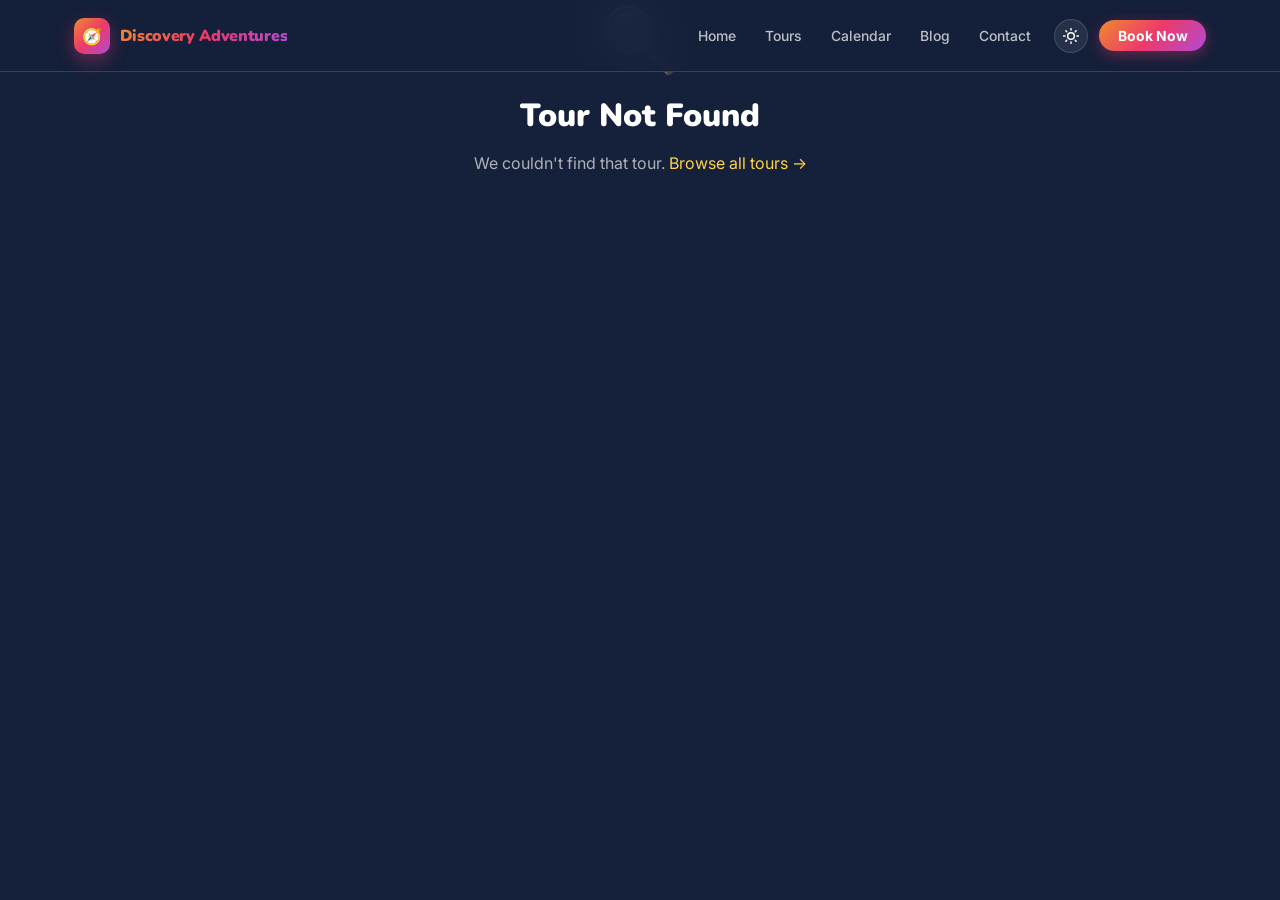
<file: tour-detail.html>
<!DOCTYPE html>
<html lang="en" data-theme="dark">
<head>
<meta charset="UTF-8"/><meta name="viewport" content="width=device-width,initial-scale=1"/>
<title>Tour Detail — Discovery Adventures</title>
<link rel="icon" href="favicon.svg" type="image/svg+xml"/>
<link rel="stylesheet" href="css/style.css"/>
<style>
.detail-hero { padding-top:calc(var(--nav-h) + 3rem); padding-bottom:3rem; background:var(--hero-grad); position:relative; overflow:hidden; transition:var(--transition-theme); }
.detail-hero::before { content:''; position:absolute; inset:0; background:radial-gradient(ellipse at 80% 20%,rgba(240,138,46,0.22) 0%,transparent 52%),radial-gradient(ellipse at 15% 80%,rgba(44,199,193,0.18) 0%,transparent 50%); }
.detail-hero-inner { position:relative; z-index:1; }
.detail-hero-badges { display:flex; flex-wrap:wrap; gap:0.55rem; margin-bottom:1.4rem; }
.detail-hero-title { font-family:'Nunito',sans-serif; font-weight:900; font-size:clamp(2.2rem,6vw,4rem); letter-spacing:-0.04em; line-height:0.95; color:var(--text-primary); margin-bottom:0.7rem; transition:color 0.3s; }
.detail-hero-sub { font-size:0.98rem; color:var(--text-secondary); transition:color 0.3s; }
.detail-facts { display:flex; gap:1.5rem; flex-wrap:wrap; margin-top:2rem; padding-top:2rem; border-top:1px solid var(--border-soft); }
.detail-fact { display:flex; align-items:center; gap:0.55rem; }
.detail-fact-icon { font-size:1.3rem; }
.detail-fact-val { font-family:'Nunito',sans-serif; font-weight:800; font-size:0.98rem; color:var(--text-primary); letter-spacing:-0.01em; transition:color 0.3s; }
.detail-fact-lbl { font-size:0.7rem; color:var(--text-secondary); transition:color 0.3s; }

.detail-layout { display:grid; grid-template-columns:1fr 370px; gap:2rem; align-items:start; }
.detail-block { background:var(--bg-card-alt); border:1px solid var(--border); border-radius:20px; overflow:hidden; margin-bottom:1.4rem; transition:var(--transition-theme); }
.detail-block-hdr { padding:1.2rem 1.5rem; border-bottom:1px solid var(--border); display:flex; align-items:center; gap:0.6rem; }
.detail-block-eyebrow { font-size:0.62rem; font-weight:700; text-transform:uppercase; letter-spacing:0.12em; color:var(--orange); display:block; margin-bottom:0.18rem; }
.detail-block-title { font-family:'Nunito',sans-serif; font-weight:800; font-size:0.95rem; color:var(--text-primary); letter-spacing:-0.01em; transition:color 0.3s; }

/* TIMELINE */
.timeline { padding:1.4rem; list-style:none; }
.tl-item { display:flex; gap:0.9rem; margin-bottom:0.7rem; }
.tl-item:last-child { margin-bottom:0; }
.tl-spine { display:flex; flex-direction:column; align-items:center; flex-shrink:0; width:30px; }
.tl-dot { width:30px;height:30px; border-radius:50%; background:var(--grad-main); color:#fff; font-size:0.68rem; font-weight:800; display:flex;align-items:center;justify-content:center; box-shadow:0 4px 12px rgba(236,58,107,0.38); flex-shrink:0; }
.tl-line { width:2px; flex:1; min-height:14px; background:linear-gradient(to bottom,rgba(240,138,46,0.35),rgba(177,74,214,0.18)); margin-top:4px; }
.tl-card { flex:1; background:var(--timeline-card-bg); border:1px solid var(--border-soft); border-radius:12px; padding:0.78rem 1rem; transition:var(--transition-theme); }
.tl-time { font-size:0.65rem; font-weight:700; text-transform:uppercase; letter-spacing:0.12em; color:var(--orange); margin-bottom:0.18rem; }
.tl-step-title { font-family:'Nunito',sans-serif; font-weight:800; font-size:0.9rem; color:var(--text-primary); letter-spacing:-0.01em; margin-bottom:0.22rem; transition:color 0.3s; }
.tl-step-desc { font-size:0.8rem; color:var(--text-secondary); line-height:1.55; transition:color 0.3s; }

/* INCLUSIONS */
.inclusions-grid { display:grid; grid-template-columns:1fr 1fr; gap:0.55rem; padding:1.2rem 1.4rem; }
.incl-item { display:flex; align-items:flex-start; gap:0.55rem; background:rgba(44,199,193,0.06); border:1px solid rgba(44,199,193,0.2); border-radius:9px; padding:0.62rem 0.82rem; font-size:0.8rem; color:var(--text-primary); font-weight:500; line-height:1.3; transition:color 0.3s; }
.incl-check { color:var(--teal); font-weight:900; font-size:0.82rem; flex-shrink:0; margin-top:0.02rem; }

/* CALLOUTS */
.callout { margin:0 1.4rem 1.4rem; padding:1rem 1.2rem; border-radius:12px; display:flex; gap:0.7rem; align-items:flex-start; }
.callout-yellow { background:rgba(255,210,74,0.08); border:1px solid rgba(255,210,74,0.28); }
.callout-purple { background:rgba(177,74,214,0.08); border:1px solid rgba(177,74,214,0.28); }
.callout-teal   { background:rgba(44,199,193,0.08); border:1px solid rgba(44,199,193,0.28); }
.callout-icon { font-size:1.1rem; flex-shrink:0; }
.callout-body { font-size:0.83rem; color:var(--text-primary); line-height:1.6; transition:color 0.3s; }
.callout-body strong { font-weight:700; }

/* BOOKING WIDGET */
.booking-widget { position:sticky; top:calc(var(--nav-h) + 1.5rem); background:var(--bg-card-alt); border:1px solid var(--border); border-radius:22px; overflow:hidden; transition:var(--transition-theme); }
.bw-header { background:var(--grad-main); padding:1.5rem; text-align:center; }
.bw-from   { font-size:0.7rem; font-weight:700; text-transform:uppercase; letter-spacing:0.12em; color:rgba(255,255,255,0.8); margin-bottom:0.22rem; }
.bw-price  { font-family:'Nunito',sans-serif; font-weight:900; font-size:3rem; letter-spacing:-0.04em; color:#fff; line-height:1; }
.bw-price sup { font-size:1.4rem; vertical-align:top; margin-top:0.5rem; }
.bw-note   { font-size:0.75rem; color:rgba(255,255,255,0.75); margin-top:0.3rem; }
.bw-badge  { display:inline-flex; align-items:center; gap:0.32rem; background:rgba(255,255,255,0.18); border:1px solid rgba(255,255,255,0.28); color:#fff; padding:0.28rem 0.78rem; border-radius:999px; font-size:0.7rem; font-weight:700; margin-top:0.7rem; }
.bw-body   { padding:1.4rem; }
.total-row { display:flex; align-items:center; justify-content:space-between; padding:0.8rem 0.95rem; background:var(--bg-glass); border-radius:10px; margin-bottom:1.1rem; border:1px solid var(--border-soft); transition:var(--transition-theme); }
.total-lbl { font-size:0.82rem; color:var(--text-secondary); font-weight:600; }
.total-val { font-family:'Nunito',sans-serif; font-weight:900; font-size:1.45rem; color:var(--yellow); letter-spacing:-0.02em; }
.btn-book  { width:100%; padding:1rem; background:var(--grad-main); color:#fff; border-radius:11px; font-size:0.98rem; font-weight:800; box-shadow:0 8px 26px rgba(236,58,107,0.42); transition:transform 0.2s,box-shadow 0.2s; }
.btn-book:hover { transform:translateY(-2px); box-shadow:0 12px 34px rgba(236,58,107,0.55); }
.bw-divider { border-top:1px solid var(--border); padding-top:1.2rem; margin-bottom:1.1rem; }
.bw-divider-lbl { font-size:0.72rem;font-weight:700;color:var(--text-secondary);text-transform:uppercase;letter-spacing:0.1em;margin-bottom:0.9rem; }

/* BOOKING MODAL */
.booking-modal-inner { text-align:center; }
.bm-confetti { font-size:3rem; margin-bottom:1rem; }
.bm-id      { font-family:'Nunito',sans-serif; font-weight:900; font-size:1.9rem; letter-spacing:-0.02em; background:var(--grad-main); -webkit-background-clip:text; background-clip:text; color:transparent; margin-bottom:0.45rem; }
.bm-title   { font-family:'Nunito',sans-serif; font-weight:900; font-size:1.35rem; color:var(--text-primary); margin-bottom:0.45rem; transition:color 0.3s; }
.bm-sub     { font-size:0.85rem; color:var(--text-secondary); line-height:1.6; margin-bottom:1.4rem; transition:color 0.3s; }
.bm-summary { background:var(--bg-glass); border:1px solid var(--border); border-radius:13px; padding:1.05rem; margin-bottom:1.4rem; text-align:left; transition:var(--transition-theme); }
.bm-row     { display:flex; justify-content:space-between; align-items:center; padding:0.38rem 0; font-size:0.83rem; color:var(--text-secondary); }
.bm-row:not(:last-child) { border-bottom:1px solid var(--border-soft); }
.bm-row strong { color:var(--text-primary); font-weight:600; transition:color 0.3s; }
.bm-close   { width:100%; padding:0.85rem; background:var(--grad-main); border:none; border-radius:10px; color:#fff; font-size:0.95rem; font-weight:700; cursor:pointer; transition:transform 0.18s; }
.bm-close:hover { transform:scale(1.02); }

@media (max-width:1100px) { .detail-layout { grid-template-columns:1fr; } .booking-widget { position:static; } }
@media (max-width:600px)  { .inclusions-grid { grid-template-columns:1fr; } }
</style>
</head>
<body>
<nav class="site-nav">
  <div class="nav-inner">
    <a href="index.html" class="nav-logo"><div class="nav-logo-badge">🧭</div><span class="nav-logo-name">Discovery Adventures</span></a>
    <button class="nav-toggle" id="navToggle" aria-label="Open menu"><span></span><span></span><span></span></button>
    <div class="nav-links" id="navLinks">
      <a href="index.html"    class="nav-link">Home</a>
      <a href="tours.html"    class="nav-link">Tours</a>
      <a href="calendar.html" class="nav-link">Calendar</a>
      <a href="blog.html"     class="nav-link">Blog</a>
      <a href="contact.html"  class="nav-link">Contact</a>
      <button class="theme-toggle" id="themeToggle" onclick="toggleTheme()"></button>
      <a href="tours.html" class="nav-cta">Book Now</a>
    </div>
  </div>
</nav>

<div id="pageContent"></div>

<!-- BOOKING CONFIRMED MODAL -->
<div class="modal-overlay" id="bookingModal">
  <div class="modal-box booking-modal-inner">
    <div class="bm-confetti">🎉</div>
    <div class="bm-id" id="modalId"></div>
    <div class="bm-title">Booking Confirmed!</div>
    <p class="bm-sub">Your Ontario adventure is locked in. Screenshot this summary or check your email for details.</p>
    <div class="bm-summary" id="modalSummary"></div>
    <button class="bm-close" id="modalClose">Awesome — Let's Go! 🚐</button>
  </div>
</div>

<footer class="site-footer" id="siteFooter" style="display:none"><div class="container">
  <div class="footer-grid">
    <div><a href="index.html" class="nav-logo" style="display:inline-flex;margin-bottom:0.5rem;"><div class="nav-logo-badge">🧭</div><span class="nav-logo-name">Discovery Adventures</span></a><p class="footer-brand-desc">Expert-guided Ontario day trips from the GTA.</p></div>
    <div><div class="footer-col-title">Navigate</div><div class="footer-links"><a href="index.html">Home</a><a href="tours.html">All Tours</a><a href="calendar.html">Calendar</a><a href="blog.html">Blog</a><a href="contact.html">Contact</a></div></div>
    <div><div class="footer-col-title">Destinations</div><div class="footer-links"><a href="tour-detail.html?tour=niagara-falls">Niagara Falls</a><a href="tour-detail.html?tour=muskoka-lakes">Muskoka Lakes</a><a href="tour-detail.html?tour=algonquin-canoe">Algonquin Park</a><a href="tour-detail.html?tour=bruce-peninsula">Bruce Peninsula</a></div></div>
    <div><div class="footer-col-title">Contact</div><div class="footer-contact-row">📞 <div><a href="https://wa.me/16472672948">+1 (647) 267-2948</a></div></div><div class="footer-contact-row">✉️ <div><a href="mailto:info.techchimps@gmail.com">info.techchimps@gmail.com</a></div></div></div>
  </div>
  <div class="footer-bottom"><div class="footer-legal">© 2026 Discovery Adventures · All prices in CAD · All sales final · Subject to availability</div><div class="footer-social"><a href="#">📸</a><a href="#">👥</a><a href="https://wa.me/16472672948">💬</a></div></div>
</div></footer>

<script src="js/theme.js"></script>
<script src="js/data.js"></script>
<script>
const params = getQueryParams();
const tour   = getTourById(params.tour || '');
const preDate = params.date || '';

if (!tour) {
  document.getElementById('pageContent').innerHTML = `<div style="padding-top:calc(var(--nav-h)+4rem);text-align:center;padding-bottom:4rem;"><div class="container"><div style="font-size:4rem;margin-bottom:1rem;">🔍</div><h1 style="font-family:'Nunito',sans-serif;font-weight:900;color:var(--text-primary);margin-bottom:1rem;">Tour Not Found</h1><p style="color:var(--text-secondary);">We couldn't find that tour. <a href="tours.html" style="color:var(--yellow)">Browse all tours →</a></p></div></div>`;
} else {
  document.title = `${tour.title} — Discovery Adventures`;
  document.getElementById('siteFooter').style.display = '';

  const dc = {Easy:'pill-teal',Moderate:'pill-orange','Easy–Moderate':'pill-yellow'}[tour.difficulty]||'pill-glass';
  const timelineHTML = tour.itinerary.map((s,i) => `
    <li class="tl-item">
      <div class="tl-spine">
        <div class="tl-dot">${i+1}</div>
        ${i < tour.itinerary.length-1 ? '<div class="tl-line"></div>' : ''}
      </div>
      <div class="tl-card">
        <div class="tl-time">${s.time}</div>
        <div class="tl-step-title">${s.title}</div>
        <div class="tl-step-desc">${s.desc}</div>
      </div>
    </li>`).join('');

  const inclHTML = tour.inclusions.map(inc =>
    `<div class="incl-item"><span class="incl-check">✓</span>${inc}</div>`
  ).join('');

  const dateOpts = tour.availableDates.map(d =>
    `<option value="${d}" ${d===preDate?'selected':''}>${formatDate(d)}</option>`
  ).join('');

  const guestOpts = Array.from({length:tour.maxCapacity},(_,i) =>
    `<option value="${i+1}">${i+1} guest${i>0?'s':''}</option>`
  ).join('');

  document.getElementById('pageContent').innerHTML = `
  <section class="detail-hero">
    <div class="container detail-hero-inner">
      <a href="tours.html" style="color:var(--text-secondary);font-size:0.84rem;display:inline-flex;align-items:center;gap:0.4rem;margin-bottom:1.4rem;transition:color 0.2s;" onmouseover="this.style.color='var(--text-primary)'" onmouseout="this.style.color='var(--text-secondary)'">← All Tours</a>
      <div class="detail-hero-badges">
        <span class="pill pill-glass">⏱ ${tour.duration}h</span>
        <span class="pill pill-glass">👥 Max ${tour.maxCapacity}</span>
        <span class="pill ${dc}">${tour.difficulty}</span>
        <span class="pill pill-orange">🔥 Popular</span>
      </div>
      <h1 class="detail-hero-title">${tour.emoji} ${tour.title}</h1>
      <p class="detail-hero-sub">${tour.subtitle}</p>
      <div class="detail-facts">
        <div class="detail-fact"><span class="detail-fact-icon">💰</span><div><div class="detail-fact-val">$${tour.price} CAD</div><div class="detail-fact-lbl">Per person · All-inclusive</div></div></div>
        <div class="detail-fact"><span class="detail-fact-icon">📅</span><div><div class="detail-fact-val">${tour.availableDates.length} departures</div><div class="detail-fact-lbl">Available in 2026</div></div></div>
        <div class="detail-fact"><span class="detail-fact-icon">📍</span><div><div class="detail-fact-val">Toronto, ON</div><div class="detail-fact-lbl">GTA pickup</div></div></div>
      </div>
    </div>
  </section>

  <section style="background:var(--section-alt);padding:3rem 0 5rem;transition:var(--transition-theme);">
    <div class="container">
      <div class="detail-layout">
        <!-- LEFT -->
        <div>
          <div class="detail-block">
            <div class="detail-block-hdr">
              <span style="font-size:1.2rem;">🗓️</span>
              <div><span class="detail-block-eyebrow">Hour by hour</span><div class="detail-block-title">Full Day Itinerary</div></div>
            </div>
            <ul class="timeline">${timelineHTML}</ul>
          </div>
          <div class="detail-block">
            <div class="detail-block-hdr">
              <span style="font-size:1.2rem;">✅</span>
              <div><span class="detail-block-eyebrow">Everything covered</span><div class="detail-block-title">What's Included</div></div>
            </div>
            <div class="inclusions-grid">${inclHTML}</div>
          </div>
          <div class="callout callout-yellow">
            <span class="callout-icon">🍴</span>
            <div class="callout-body"><strong>Not Included:</strong> ${tour.exclusions}</div>
          </div>
          <div class="callout callout-purple">
            <span class="callout-icon">📌</span>
            <div class="callout-body"><strong style="color:var(--purple);">Important:</strong> ${tour.importantNotes}</div>
          </div>
          <div class="callout callout-teal">
            <span style="font-size:1.8rem;">🛡️</span>
            <div class="callout-body"><strong style="color:var(--teal);display:block;margin-bottom:0.2rem;">Safety First, Always</strong>Certified guides, fully-insured vehicles, wilderness first aid on every trip. 4.9★ across 4,800+ departures.</div>
          </div>
        </div>
        <!-- RIGHT: BOOKING WIDGET -->
        <aside>
          <div class="booking-widget">
            <div class="bw-header">
              <div class="bw-from">From</div>
              <div class="bw-price"><sup>$</sup>${tour.price}</div>
              <div class="bw-note">per person · all-in · no hidden fees</div>
              <div class="bw-badge">🔥 Limited spots per departure</div>
            </div>
            <div class="bw-body">
              <div class="form-group">
                <label class="form-label" for="bDate">Select Date</label>
                <select class="form-input" id="bDate"><option value="">— Choose a departure —</option>${dateOpts}</select>
                <div class="form-error" id="errDate">Please select a date.</div>
              </div>
              <div class="form-group">
                <label class="form-label" for="bGuests">Number of Guests</label>
                <select class="form-input" id="bGuests">${guestOpts}</select>
              </div>
              <div class="total-row">
                <span class="total-lbl">Total Cost</span>
                <span class="total-val" id="totalCost">$${tour.price} CAD</span>
              </div>
              <div class="bw-divider">
                <div class="bw-divider-lbl">Passenger Details</div>
                <div class="form-group"><label class="form-label" for="bName">Full Name</label><input class="form-input" type="text" id="bName" placeholder="Jane Smith" autocomplete="name"/><div class="form-error" id="errName">Please enter your full name.</div></div>
                <div class="form-group"><label class="form-label" for="bEmail">Email Address</label><input class="form-input" type="email" id="bEmail" placeholder="jane@example.com" autocomplete="email"/><div class="form-error" id="errEmail">Please enter a valid email.</div></div>
                <div class="form-group"><label class="form-label" for="bPhone">Phone / WhatsApp</label><input class="form-input" type="tel" id="bPhone" placeholder="+1 (647) 000-0000" autocomplete="tel"/><div class="form-error" id="errPhone">Please enter your phone number.</div></div>
              </div>
              <button class="btn-book" id="confirmBtn">🎒 Confirm Booking</button>
              <div style="text-align:center;margin-top:0.82rem;font-size:0.72rem;color:var(--text-secondary);">🔒 Secure · No payment now · We'll contact you within 24h</div>
            </div>
          </div>
        </aside>
      </div>
    </div>
  </section>`;

  /* Price calculator */
  function updateTotal() {
    const g = parseInt(document.getElementById('bGuests').value, 10) || 1;
    document.getElementById('totalCost').textContent = `$${(g * tour.price).toLocaleString()} CAD`;
  }
  document.getElementById('bGuests').addEventListener('change', updateTotal);

  /* Booking submission */
  document.getElementById('confirmBtn').addEventListener('click', () => {
    const date  = document.getElementById('bDate').value;
    const name  = document.getElementById('bName').value.trim();
    const email = document.getElementById('bEmail').value.trim();
    const phone = document.getElementById('bPhone').value.trim();
    let ok = true;
    function chk(id, errId, cond) {
      const el = document.getElementById(id), er = document.getElementById(errId);
      if (cond) { el.classList.remove('error'); er.classList.remove('visible'); }
      else       { el.classList.add('error');    er.classList.add('visible'); ok = false; }
    }
    chk('bDate',  'errDate',  !!date);
    chk('bName',  'errName',  name.length >= 2);
    chk('bEmail', 'errEmail', /^[^\s@]+@[^\s@]+\.[^\s@]+$/.test(email));
    chk('bPhone', 'errPhone', phone.length >= 7);
    if (!ok) return;

    const guests = parseInt(document.getElementById('bGuests').value, 10);
    const bookingId = generateBookingId();
    const booking = { id: bookingId, tourId: tour.id, tourTitle: tour.title, date, dateFormatted: formatDate(date), guests, totalCost: guests * tour.price, name, email, phone, bookedAt: new Date().toISOString() };
    const h = JSON.parse(localStorage.getItem('da_bookings') || '[]');
    h.push(booking); localStorage.setItem('da_bookings', JSON.stringify(h));

    document.getElementById('modalId').textContent = bookingId;
    document.getElementById('modalSummary').innerHTML = `
      <div class="bm-row"><span>Tour</span><strong>${booking.tourTitle}</strong></div>
      <div class="bm-row"><span>Date</span><strong>${booking.dateFormatted}</strong></div>
      <div class="bm-row"><span>Guests</span><strong>${booking.guests}</strong></div>
      <div class="bm-row"><span>Name</span><strong>${booking.name}</strong></div>
      <div class="bm-row"><span>Contact</span><strong>${booking.email}</strong></div>
      <div class="bm-row"><span>Total</span><strong style="color:var(--yellow);">$${booking.totalCost} CAD</strong></div>`;
    document.getElementById('bookingModal').classList.add('active');
  });

  document.getElementById('modalClose').addEventListener('click', () => document.getElementById('bookingModal').classList.remove('active'));
  document.getElementById('bookingModal').addEventListener('click', e => { if (e.target.id==='bookingModal') document.getElementById('bookingModal').classList.remove('active'); });
  updateTotal();
}
</script>
</body>
</html>
</file>
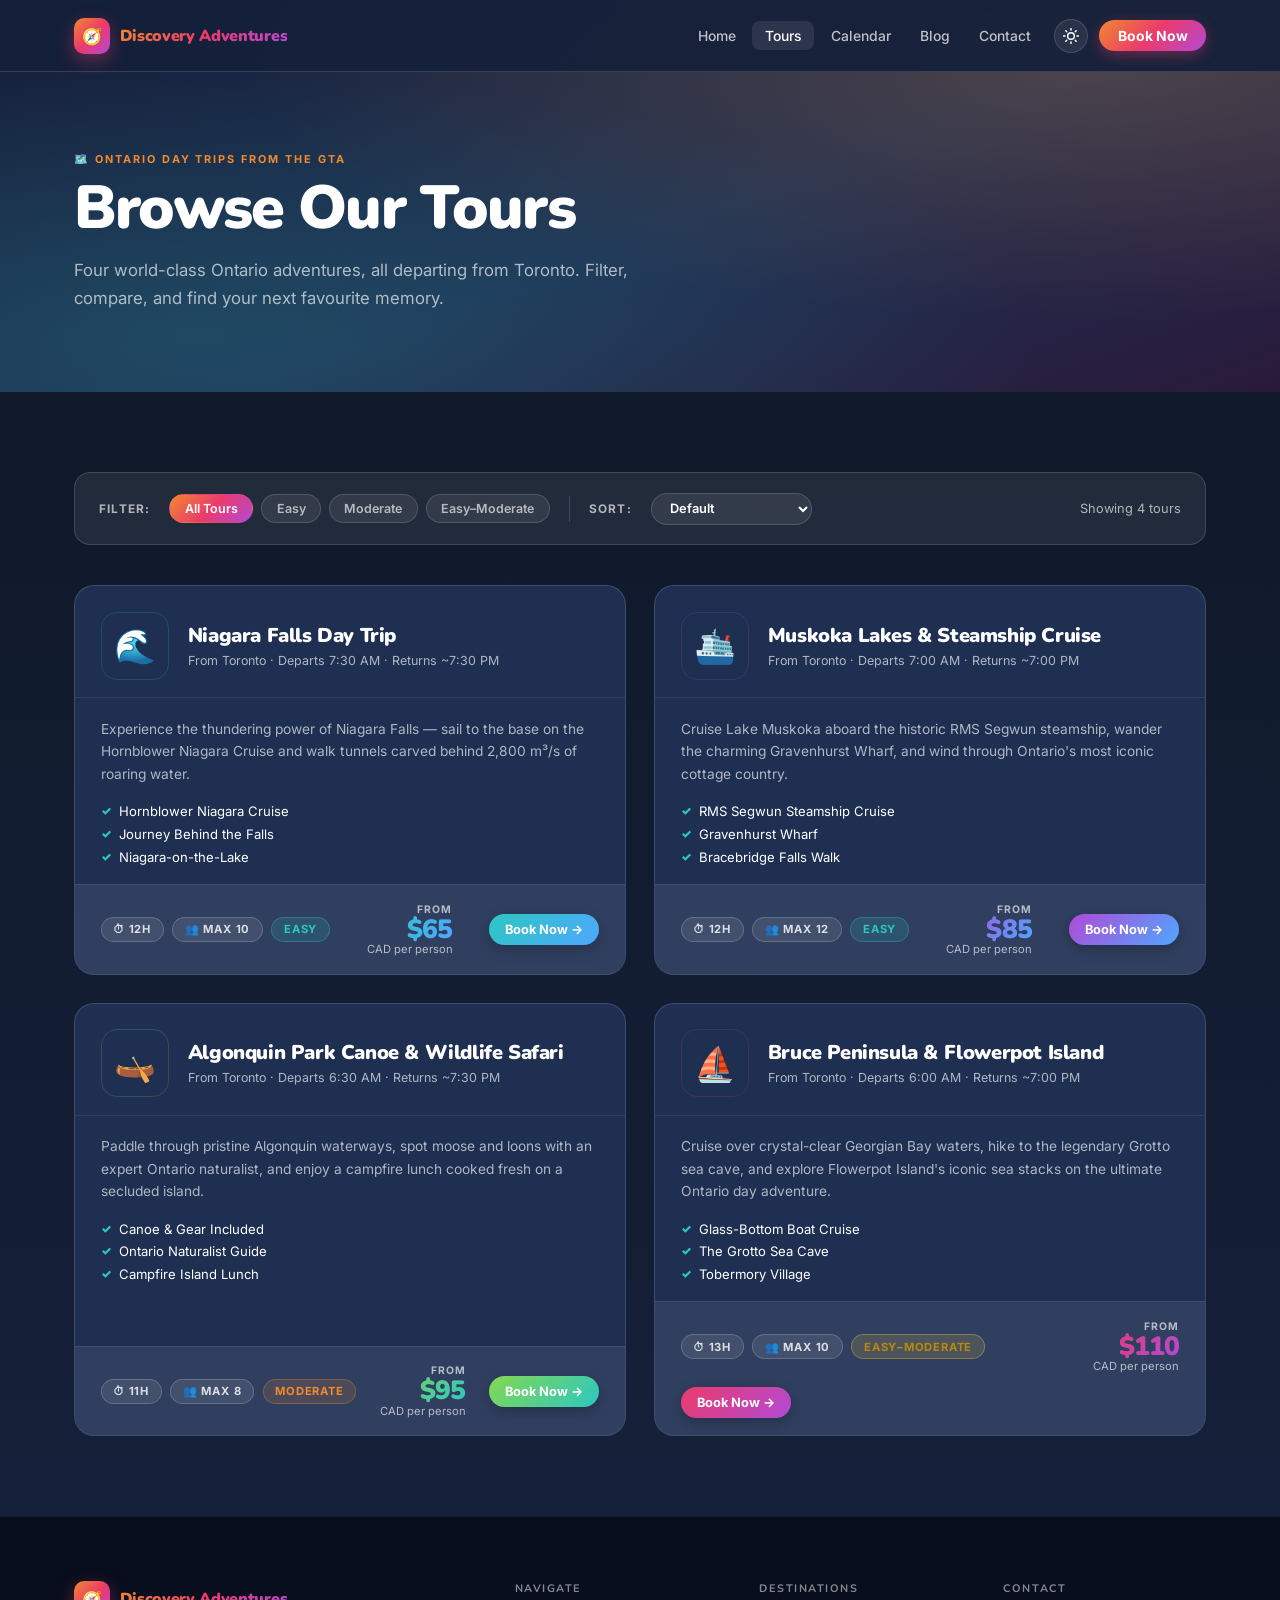
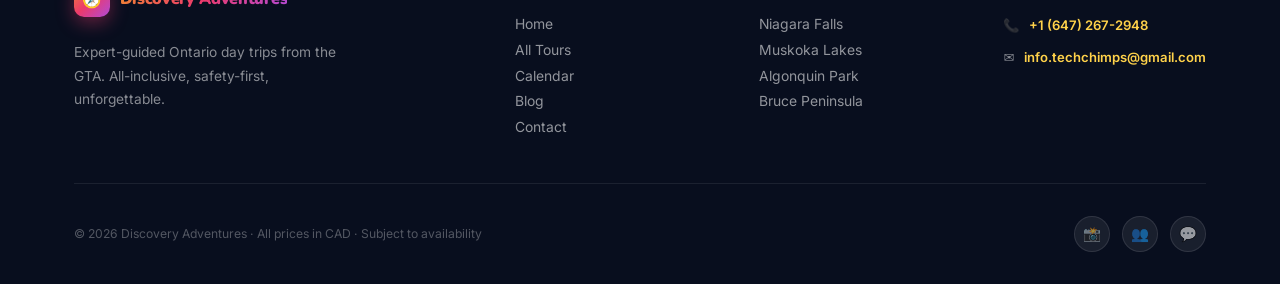
<file: tours.html>
<!DOCTYPE html>
<html lang="en" data-theme="dark">
<head>
<meta charset="UTF-8"/><meta name="viewport" content="width=device-width,initial-scale=1"/>
<title>Browse Tours — Discovery Adventures</title>
<link rel="icon" href="favicon.svg" type="image/svg+xml"/>
<link rel="stylesheet" href="css/style.css"/>
<style>
.filter-bar {
  background: var(--bg-glass);
  border: 1px solid var(--border);
  border-radius: 16px;
  padding: 1.2rem 1.5rem;
  display: flex;
  align-items: center;
  gap: 1.2rem;
  flex-wrap: wrap;
  margin-bottom: 2.5rem;
  transition: var(--transition-theme);
}
.filter-label { font-size: 0.74rem; font-weight: 700; text-transform: uppercase; letter-spacing: 0.1em; color: var(--text-secondary); white-space: nowrap; }
.filter-group { display: flex; align-items: center; gap: 0.55rem; flex-wrap: wrap; }
.filter-chip {
  padding: 0.38rem 0.88rem;
  border-radius: 999px;
  border: 1px solid var(--border);
  background: var(--bg-glass);
  color: var(--text-secondary);
  font-size: 0.78rem;
  font-weight: 600;
  cursor: pointer;
  transition: all 0.2s;
}
.filter-chip:hover { border-color: var(--border); color: var(--text-primary); background: var(--bg-glass-hover); }
.filter-chip.active { background: var(--grad-main); border-color: transparent; color: #fff; }
.filter-sep { width: 1px; height: 26px; background: var(--border); }
.sort-select {
  padding: 0.42rem 0.88rem;
  border-radius: 999px;
  border: 1px solid var(--border);
  background: var(--bg-glass);
  color: var(--text-primary);
  font-size: 0.8rem;
  font-weight: 600;
  cursor: pointer;
  outline: none;
  transition: border-color 0.2s, var(--transition-theme);
}
.sort-select:focus { border-color: var(--orange); }
.filter-count { margin-left: auto; font-size: 0.8rem; color: var(--text-secondary); white-space: nowrap; }

.catalog-grid { display: grid; grid-template-columns: repeat(2,1fr); gap: 1.75rem; }
.catalog-card {
  background: var(--bg-card-alt);
  border: 1px solid var(--border);
  border-radius: 20px;
  overflow: hidden;
  display: flex;
  flex-direction: column;
  transition: transform 0.3s, box-shadow 0.3s, var(--transition-theme);
}
.catalog-card:hover { transform: translateY(-5px); box-shadow: var(--shadow-card); }

.catalog-card-top {
  display: flex;
  align-items: center;
  gap: 1.2rem;
  padding: 1.6rem 1.6rem 1.1rem;
  border-bottom: 1px solid var(--border-soft);
}
.catalog-emoji-wrap {
  width: 68px; height: 68px;
  border-radius: 16px;
  display: flex; align-items: center; justify-content: center;
  font-size: 2.1rem;
  flex-shrink: 0;
}
.catalog-card-title {
  font-family: 'Nunito', sans-serif;
  font-weight: 900;
  font-size: 1.25rem;
  letter-spacing: -0.02em;
  color: var(--text-primary);
  line-height: 1.2;
  margin-bottom: 0.28rem;
  transition: color 0.3s;
}
.catalog-card-sub { font-size: 0.78rem; color: var(--text-secondary); transition: color 0.3s; }

.catalog-card-body { padding: 1.2rem 1.6rem; flex: 1; }
.catalog-card-desc {
  font-size: 0.86rem;
  color: var(--text-secondary);
  line-height: 1.65;
  margin-bottom: 1.1rem;
  transition: color 0.3s;
}
.catalog-highlights { display: flex; flex-direction: column; gap: 0.42rem; }
.catalog-highlight {
  display: flex;
  align-items: center;
  gap: 0.55rem;
  font-size: 0.82rem;
  color: var(--text-primary);
  transition: color 0.3s;
}
.catalog-highlight::before { content:'✓'; color: var(--teal); font-weight: 900; font-size: 0.74rem; flex-shrink: 0; }

.catalog-card-foot {
  display: flex;
  align-items: center;
  justify-content: space-between;
  padding: 1.1rem 1.6rem;
  background: var(--bg-glass);
  border-top: 1px solid var(--border-soft);
  gap: 0.85rem;
  flex-wrap: wrap;
  transition: var(--transition-theme);
}
.catalog-meta { display: flex; gap: 0.55rem; flex-wrap: wrap; }
.price-block { text-align: right; }
.price-from  { font-size: 0.65rem; text-transform: uppercase; letter-spacing: 0.1em; color: var(--text-secondary); font-weight: 700; }
.price-big   { font-family: 'Nunito', sans-serif; font-weight: 900; font-size: 1.65rem; letter-spacing: -0.03em; line-height: 1; }
.price-note  { font-size: 0.7rem; color: var(--text-secondary); }

.no-results { grid-column:1/-1; text-align:center; padding:4rem 2rem; color:var(--text-secondary); }
.no-results span { font-size:3rem; display:block; margin-bottom:1rem; }

@media (max-width:900px) { .catalog-grid { grid-template-columns:1fr; } }
@media (max-width:600px) { .filter-bar { flex-direction:column; align-items:flex-start; } .filter-sep { display:none; } }
</style>
</head>
<body>
<nav class="site-nav">
  <div class="nav-inner">
    <a href="index.html" class="nav-logo"><div class="nav-logo-badge">🧭</div><span class="nav-logo-name">Discovery Adventures</span></a>
    <button class="nav-toggle" id="navToggle" aria-label="Open menu"><span></span><span></span><span></span></button>
    <div class="nav-links" id="navLinks">
      <a href="index.html"    class="nav-link">Home</a>
      <a href="tours.html"    class="nav-link active">Tours</a>
      <a href="calendar.html" class="nav-link">Calendar</a>
      <a href="blog.html"     class="nav-link">Blog</a>
      <a href="contact.html"  class="nav-link">Contact</a>
      <button class="theme-toggle" id="themeToggle" onclick="toggleTheme()"></button>
      <a href="tours.html" class="nav-cta">Book Now</a>
    </div>
  </div>
</nav>

<section class="page-hero">
  <div class="container page-hero-inner">
    <div class="section-eyebrow">🗺️ Ontario Day Trips from the GTA</div>
    <h1 class="section-title" style="font-size:clamp(2.4rem,6vw,3.8rem);">Browse Our Tours</h1>
    <p class="section-subtitle">Four world-class Ontario adventures, all departing from Toronto. Filter, compare, and find your next favourite memory.</p>
  </div>
</section>

<section class="section" style="background:var(--section-alt);transition:var(--transition-theme);">
  <div class="container">
    <div class="filter-bar">
      <span class="filter-label">Filter:</span>
      <div class="filter-group">
        <button class="filter-chip active" data-filter="all">All Tours</button>
        <button class="filter-chip" data-filter="Easy">Easy</button>
        <button class="filter-chip" data-filter="Moderate">Moderate</button>
        <button class="filter-chip" data-filter="Easy–Moderate">Easy–Moderate</button>
      </div>
      <div class="filter-sep"></div>
      <span class="filter-label">Sort:</span>
      <select class="sort-select" id="sortSelect">
        <option value="default">Default</option>
        <option value="price-asc">Price: Low → High</option>
        <option value="price-desc">Price: High → Low</option>
        <option value="duration-asc">Shortest First</option>
        <option value="duration-desc">Longest First</option>
      </select>
      <span class="filter-count" id="filterCount">Showing 4 tours</span>
    </div>
    <div class="catalog-grid" id="catalogGrid"></div>
  </div>
</section>

<footer class="site-footer"><div class="container">
  <div class="footer-grid">
    <div><a href="index.html" class="nav-logo" style="display:inline-flex;margin-bottom:0.5rem;"><div class="nav-logo-badge">🧭</div><span class="nav-logo-name">Discovery Adventures</span></a><p class="footer-brand-desc">Expert-guided Ontario day trips from the GTA. All-inclusive, safety-first, unforgettable.</p></div>
    <div><div class="footer-col-title">Navigate</div><div class="footer-links"><a href="index.html">Home</a><a href="tours.html">All Tours</a><a href="calendar.html">Calendar</a><a href="blog.html">Blog</a><a href="contact.html">Contact</a></div></div>
    <div><div class="footer-col-title">Destinations</div><div class="footer-links"><a href="tour-detail.html?tour=niagara-falls">Niagara Falls</a><a href="tour-detail.html?tour=muskoka-lakes">Muskoka Lakes</a><a href="tour-detail.html?tour=algonquin-canoe">Algonquin Park</a><a href="tour-detail.html?tour=bruce-peninsula">Bruce Peninsula</a></div></div>
    <div><div class="footer-col-title">Contact</div><div class="footer-contact-row">📞 <div><a href="https://wa.me/16472672948">+1 (647) 267-2948</a></div></div><div class="footer-contact-row">✉️ <div><a href="mailto:info.techchimps@gmail.com">info.techchimps@gmail.com</a></div></div></div>
  </div>
  <div class="footer-bottom"><div class="footer-legal">© 2026 Discovery Adventures · All prices in CAD · Subject to availability</div><div class="footer-social"><a href="#">📸</a><a href="#">👥</a><a href="https://wa.me/16472672948">💬</a></div></div>
</div></footer>

<script src="js/theme.js"></script>
<script src="js/data.js"></script>
<script>
let activeFilter = 'all', activeSort = 'default';

function renderCatalogCard(t) {
  const dc = {Easy:'pill-teal',Moderate:'pill-orange','Easy–Moderate':'pill-yellow'}[t.difficulty]||'pill-glass';
  return `<article class="catalog-card" data-difficulty="${t.difficulty}" data-price="${t.price}" data-duration="${t.duration}">
    <div class="catalog-card-top">
      <div class="catalog-emoji-wrap" style="background:${t.gradient}22;border:1px solid ${t.accentColor}33;">${t.emoji}</div>
      <div>
        <div class="catalog-card-title">${t.title}</div>
        <div class="catalog-card-sub">${t.subtitle}</div>
      </div>
    </div>
    <div class="catalog-card-body">
      <p class="catalog-card-desc">${t.shortDesc}</p>
      <div class="catalog-highlights">${t.highlights.map(h=>`<div class="catalog-highlight">${h}</div>`).join('')}</div>
    </div>
    <div class="catalog-card-foot">
      <div class="catalog-meta">
        <span class="pill pill-glass">⏱ ${t.duration}h</span>
        <span class="pill pill-glass">👥 Max ${t.maxCapacity}</span>
        <span class="pill ${dc}">${t.difficulty}</span>
      </div>
      <div class="price-block">
        <div class="price-from">From</div>
        <div class="price-big" style="background:${t.gradient};-webkit-background-clip:text;background-clip:text;color:transparent;">$${t.price}</div>
        <div class="price-note">CAD per person</div>
      </div>
      <a href="tour-detail.html?tour=${t.id}" class="btn btn-sm" style="background:${t.gradient};color:#fff;font-weight:700;box-shadow:0 4px 14px rgba(0,0,0,0.25);">Book Now →</a>
    </div>
  </article>`;
}

function applyFilters() {
  let list = [...TOURS_DB];
  if (activeFilter !== 'all') list = list.filter(t => t.difficulty === activeFilter);
  if (activeSort === 'price-asc')    list.sort((a,b)=>a.price-b.price);
  if (activeSort === 'price-desc')   list.sort((a,b)=>b.price-a.price);
  if (activeSort === 'duration-asc') list.sort((a,b)=>a.duration-b.duration);
  if (activeSort === 'duration-desc')list.sort((a,b)=>b.duration-a.duration);

  const g = document.getElementById('catalogGrid');
  g.innerHTML = list.length
    ? list.map(renderCatalogCard).join('')
    : `<div class="no-results"><span>🔍</span>No tours match your filters.</div>`;
  document.getElementById('filterCount').textContent = `Showing ${list.length} tour${list.length!==1?'s':''}`;
}

document.querySelectorAll('.filter-chip').forEach(c => c.addEventListener('click', () => {
  document.querySelectorAll('.filter-chip').forEach(x => x.classList.remove('active'));
  c.classList.add('active'); activeFilter = c.dataset.filter; applyFilters();
}));
document.getElementById('sortSelect').addEventListener('change', e => { activeSort = e.target.value; applyFilters(); });
applyFilters();
</script>
</body>
</html>
</file>
<file: css/style.css>
/* ═══════════════════════════════════════════════════════════
   Discovery Adventures — Global Stylesheet
   Dark theme (default) + Light theme via [data-theme="light"]
   ═══════════════════════════════════════════════════════════ */

@import url('https://fonts.googleapis.com/css2?family=Nunito:wght@700;800;900&family=Inter:wght@400;500;600&display=swap');

/* ── BRAND / ACCENT TOKENS (theme-invariant) ─────────────── */
:root {
  --orange: #f08a2e;
  --pink:   #ec3a6b;
  --purple: #b14ad6;
  --teal:   #2cc7c1;
  --yellow: #ffd24a;
  --green:  #84d850;

  --grad-main:  linear-gradient(135deg, #f08a2e, #ec3a6b, #b14ad6);
  --grad-teal:  linear-gradient(135deg, #2cc7c1, #4ea7ff);
  --grad-green: linear-gradient(135deg, #84d850, #2cc7c1);

  --radius-card: 20px;
  --radius-btn:  999px;
  --radius-sm:   10px;
  --nav-h: 72px;

  --shadow-card: 0 20px 60px -15px rgba(21,32,58,0.5);
  --shadow-glow: 0 8px 32px rgba(240,138,46,0.4);

  /* ── DARK THEME TOKENS (default) ── */
  --bg-page:      #15203a;
  --bg-section:   #0f1929;
  --bg-card:      rgba(30,47,82,0.9);
  --bg-card-alt:  #1e2f52;
  --bg-glass:     rgba(255,255,255,0.08);
  --bg-glass-hover: rgba(255,255,255,0.13);
  --border:       rgba(255,255,255,0.14);
  --border-soft:  rgba(255,255,255,0.08);

  --text-primary: #ffffff;
  --text-secondary: rgba(255,255,255,0.65);
  --text-dim:     rgba(255,255,255,0.38);
  --text-on-accent: #ffffff;

  --nav-bg:       rgba(21,32,58,0.92);
  --nav-text:     rgba(255,255,255,0.72);
  --nav-hover-bg: rgba(255,255,255,0.09);

  --footer-bg:    #080e1e;

  --hero-grad:    linear-gradient(160deg, #15203a 0%, #1e2f52 55%, #2a1a3a 100%);
  --section-alt:  linear-gradient(180deg, #0f1929 0%, #15203a 100%);

  --pill-glass-bg:     rgba(255,255,255,0.09);
  --pill-glass-border: rgba(255,255,255,0.18);
  --pill-glass-text:   rgba(255,255,255,0.82);

  --input-bg:     rgba(255,255,255,0.07);
  --input-border: rgba(255,255,255,0.15);
  --input-text:   #ffffff;
  --input-placeholder: rgba(255,255,255,0.35);

  --timeline-card-bg: rgba(255,255,255,0.05);

  --transition-theme: background-color 0.3s ease, color 0.3s ease, border-color 0.3s ease, box-shadow 0.3s ease;
}

/* ── LIGHT THEME OVERRIDES ───────────────────────────────── */
[data-theme="light"] {
  --bg-page:      #f5f1e8;
  --bg-section:   #fffdf6;
  --bg-card:      #ffffff;
  --bg-card-alt:  #f9f5ec;
  --bg-glass:     rgba(21,32,58,0.05);
  --bg-glass-hover: rgba(21,32,58,0.09);
  --border:       rgba(21,32,58,0.12);
  --border-soft:  rgba(21,32,58,0.07);

  --text-primary:   #15203a;
  --text-secondary: rgba(21,32,58,0.62);
  --text-dim:       rgba(21,32,58,0.38);
  --text-on-accent: #ffffff;

  --nav-bg:       rgba(255,253,246,0.95);
  --nav-text:     rgba(21,32,58,0.68);
  --nav-hover-bg: rgba(21,32,58,0.07);

  --footer-bg:    #15203a;

  --hero-grad:    linear-gradient(160deg, #f5f1e8 0%, #ece8d8 55%, #f0ece0 100%);
  --section-alt:  linear-gradient(180deg, #fffdf6 0%, #f5f1e8 100%);

  --pill-glass-bg:     rgba(21,32,58,0.07);
  --pill-glass-border: rgba(21,32,58,0.16);
  --pill-glass-text:   rgba(21,32,58,0.75);

  --input-bg:     rgba(21,32,58,0.04);
  --input-border: rgba(21,32,58,0.16);
  --input-text:   #15203a;
  --input-placeholder: rgba(21,32,58,0.38);

  --timeline-card-bg: rgba(21,32,58,0.04);

  --shadow-card: 0 16px 48px -12px rgba(21,32,58,0.14);
}

/* ── RESET ───────────────────────────────────────────────── */
*, *::before, *::after { box-sizing: border-box; margin: 0; padding: 0; }
html { scroll-behavior: smooth; }

body {
  font-family: 'Inter', system-ui, sans-serif;
  font-weight: 400;
  background: var(--bg-page);
  color: var(--text-primary);
  min-height: 100vh;
  -webkit-font-smoothing: antialiased;
  transition: var(--transition-theme);
}

img { display: block; max-width: 100%; }
a { text-decoration: none; color: inherit; }
ul, ol { list-style: none; }
button { cursor: pointer; border: none; background: none; font-family: inherit; }
input, textarea, select { font-family: inherit; }

/* ── TYPOGRAPHY ──────────────────────────────────────────── */
.gradient-text {
  background: var(--grad-main);
  -webkit-background-clip: text;
  background-clip: text;
  color: transparent;
}
.gradient-text-teal {
  background: var(--grad-teal);
  -webkit-background-clip: text;
  background-clip: text;
  color: transparent;
}
.gradient-text-yellow {
  background: linear-gradient(90deg, var(--yellow), var(--orange));
  -webkit-background-clip: text;
  background-clip: text;
  color: transparent;
}

/* ── BUTTONS ─────────────────────────────────────────────── */
.btn {
  display: inline-flex;
  align-items: center;
  gap: 0.5rem;
  padding: 0.75rem 1.5rem;
  border-radius: var(--radius-btn);
  font-weight: 600;
  font-size: 0.9rem;
  transition: transform 0.2s, box-shadow 0.2s, opacity 0.2s;
  white-space: nowrap;
  cursor: pointer;
  border: none;
}
.btn:hover { transform: translateY(-2px); }
.btn:active { transform: translateY(0); }

.btn-primary {
  background: var(--grad-main);
  color: #fff;
  box-shadow: 0 8px 24px rgba(236,58,107,0.38);
}
.btn-primary:hover { box-shadow: 0 12px 32px rgba(236,58,107,0.52); }

.btn-secondary {
  background: var(--bg-glass);
  color: var(--text-primary);
  border: 1px solid var(--border);
}
.btn-secondary:hover { background: var(--bg-glass-hover); }

.btn-teal {
  background: var(--grad-teal);
  color: #fff;
  box-shadow: 0 8px 24px rgba(44,199,193,0.38);
}

.btn-lg  { padding: 0.9rem 2rem; font-size: 1rem; }
.btn-sm  { padding: 0.5rem 1rem; font-size: 0.8rem; }

/* ── PILLS / BADGES ──────────────────────────────────────── */
.pill {
  display: inline-flex;
  align-items: center;
  gap: 0.35rem;
  padding: 0.28rem 0.72rem;
  border-radius: var(--radius-btn);
  font-size: 0.7rem;
  font-weight: 700;
  letter-spacing: 0.07em;
  text-transform: uppercase;
  white-space: nowrap;
}
.pill-glass {
  background: var(--pill-glass-bg);
  border: 1px solid var(--pill-glass-border);
  color: var(--pill-glass-text);
}
.pill-orange { background: rgba(240,138,46,0.15); border: 1px solid rgba(240,138,46,0.32); color: var(--orange); }
.pill-teal   { background: rgba(44,199,193,0.15);  border: 1px solid rgba(44,199,193,0.32);  color: var(--teal); }
.pill-purple { background: rgba(177,74,214,0.15);  border: 1px solid rgba(177,74,214,0.32);  color: var(--purple); }
.pill-pink   { background: rgba(236,58,107,0.15);  border: 1px solid rgba(236,58,107,0.32);  color: var(--pink); }
.pill-green  { background: rgba(132,216,80,0.15);  border: 1px solid rgba(132,216,80,0.32);  color: var(--green); }
.pill-yellow { background: rgba(255,210,74,0.15);  border: 1px solid rgba(255,210,74,0.32);  color: #b8890a; }

[data-theme="light"] .pill-yellow { color: #9a6e00; }

/* ── NAVIGATION ──────────────────────────────────────────── */
.site-nav {
  position: fixed;
  top: 0; left: 0; right: 0;
  height: var(--nav-h);
  background: var(--nav-bg);
  backdrop-filter: blur(20px);
  -webkit-backdrop-filter: blur(20px);
  border-bottom: 1px solid var(--border);
  z-index: 1000;
  display: flex;
  align-items: center;
  transition: var(--transition-theme);
}
[data-theme="light"] .site-nav {
  box-shadow: 0 2px 20px rgba(21,32,58,0.08);
}
.nav-inner {
  width: 100%;
  max-width: 1180px;
  margin: 0 auto;
  padding: 0 1.5rem;
  display: flex;
  align-items: center;
  gap: 2rem;
}
.nav-logo {
  display: flex;
  align-items: center;
  gap: 0.6rem;
  flex-shrink: 0;
}
.nav-logo-badge {
  width: 36px; height: 36px;
  border-radius: 10px;
  background: var(--grad-main);
  display: flex; align-items: center; justify-content: center;
  font-size: 1rem;
  box-shadow: 0 6px 18px rgba(236,58,107,0.4);
  flex-shrink: 0;
}
.nav-logo-name {
  font-family: 'Nunito', sans-serif;
  font-weight: 900;
  font-size: 1rem;
  letter-spacing: -0.02em;
  background: var(--grad-main);
  -webkit-background-clip: text;
  background-clip: text;
  color: transparent;
}
.nav-links {
  display: flex;
  align-items: center;
  gap: 0.2rem;
  margin-left: auto;
}
.nav-link {
  padding: 0.42rem 0.82rem;
  border-radius: 8px;
  font-size: 0.87rem;
  font-weight: 500;
  color: var(--nav-text);
  transition: color 0.2s, background 0.2s;
}
.nav-link:hover, .nav-link.active {
  color: var(--text-primary);
  background: var(--nav-hover-bg);
}

/* Theme toggle button */
.theme-toggle {
  width: 34px; height: 34px;
  border-radius: 50%;
  background: var(--bg-glass);
  border: 1px solid var(--border);
  color: var(--text-primary);
  display: flex; align-items: center; justify-content: center;
  cursor: pointer;
  transition: background 0.2s, transform 0.2s, var(--transition-theme);
  flex-shrink: 0;
  margin-left: 0.4rem;
}
.theme-toggle:hover {
  background: var(--bg-glass-hover);
  transform: rotate(15deg) scale(1.05);
}

.nav-cta {
  margin-left: 0.5rem;
  padding: 0.48rem 1.15rem;
  background: var(--grad-main);
  border-radius: var(--radius-btn);
  font-size: 0.87rem;
  font-weight: 700;
  color: #fff;
  transition: transform 0.2s, box-shadow 0.2s;
  box-shadow: 0 4px 14px rgba(236,58,107,0.38);
}
.nav-cta:hover {
  transform: translateY(-1px);
  box-shadow: 0 8px 22px rgba(236,58,107,0.5);
}

/* Mobile hamburger */
.nav-toggle {
  display: none;
  flex-direction: column;
  gap: 5px;
  margin-left: auto;
  padding: 6px;
  cursor: pointer;
}
.nav-toggle span {
  width: 22px; height: 2px;
  background: var(--text-primary);
  border-radius: 2px;
  transition: transform 0.3s, opacity 0.3s;
  display: block;
}

/* ── SECTION STRUCTURE ───────────────────────────────────── */
.section    { padding: 5rem 0; }
.section-sm { padding: 3rem 0; }
.container  { width: 100%; max-width: 1180px; margin: 0 auto; padding: 0 1.5rem; }

.section-eyebrow {
  font-size: 0.68rem;
  font-weight: 700;
  text-transform: uppercase;
  letter-spacing: 0.18em;
  color: var(--orange);
  margin-bottom: 0.7rem;
}
.section-title {
  font-family: 'Nunito', sans-serif;
  font-weight: 900;
  font-size: clamp(2rem, 5vw, 3rem);
  letter-spacing: -0.03em;
  line-height: 1.05;
  color: var(--text-primary);
  margin-bottom: 1rem;
  transition: color 0.3s;
}
.section-subtitle {
  color: var(--text-secondary);
  font-size: 1.05rem;
  line-height: 1.65;
  max-width: 560px;
  transition: color 0.3s;
}

/* ── TOUR CARD (shared across pages) ────────────────────── */
.tour-card {
  background: var(--bg-card-alt);
  border: 1px solid var(--border);
  border-radius: var(--radius-card);
  overflow: hidden;
  display: flex;
  flex-direction: column;
  transition: transform 0.3s, box-shadow 0.3s, var(--transition-theme);
  position: relative;
}
.tour-card:hover {
  transform: translateY(-6px);
  box-shadow: var(--shadow-card);
}
.tour-card-accent { position: absolute; top: 0; left: 0; right: 0; height: 4px; }
.tour-card-header { padding: 1.75rem 1.5rem 1.1rem; }
.tour-card-emoji  { font-size: 2.5rem; margin-bottom: 0.75rem; display: block; }
.tour-card-title  {
  font-family: 'Nunito', sans-serif;
  font-weight: 900;
  font-size: 1.25rem;
  letter-spacing: -0.02em;
  color: var(--text-primary);
  line-height: 1.2;
  margin-bottom: 0.5rem;
  transition: color 0.3s;
}
.tour-card-desc {
  font-size: 0.84rem;
  color: var(--text-secondary);
  line-height: 1.55;
  transition: color 0.3s;
}
.tour-card-meta {
  display: flex;
  flex-wrap: wrap;
  gap: 0.45rem;
  padding: 0.9rem 1.5rem;
  border-top: 1px solid var(--border-soft);
}
.tour-card-footer {
  display: flex;
  align-items: center;
  justify-content: space-between;
  padding: 1rem 1.5rem 1.5rem;
  margin-top: auto;
}
.tour-card-price {
  font-family: 'Nunito', sans-serif;
  font-weight: 900;
  font-size: 1.4rem;
  color: var(--text-primary);
  letter-spacing: -0.02em;
}
.tour-card-price span {
  font-size: 0.72rem;
  color: var(--text-secondary);
  font-family: 'Inter', sans-serif;
  font-weight: 600;
  letter-spacing: 0;
}

/* ── PAGE HERO ───────────────────────────────────────────── */
.page-hero {
  padding-top: calc(var(--nav-h) + 5rem);
  padding-bottom: 5rem;
  background: var(--hero-grad);
  position: relative;
  overflow: hidden;
  transition: var(--transition-theme);
}
.page-hero::before {
  content: '';
  position: absolute;
  inset: 0;
  background:
    radial-gradient(ellipse at 85% 15%, rgba(240,138,46,0.22) 0%, transparent 55%),
    radial-gradient(ellipse at 15% 85%, rgba(44,199,193,0.18) 0%, transparent 55%);
}
[data-theme="light"] .page-hero::before {
  background:
    radial-gradient(ellipse at 85% 15%, rgba(240,138,46,0.14) 0%, transparent 55%),
    radial-gradient(ellipse at 15% 85%, rgba(44,199,193,0.12) 0%, transparent 55%);
}
.page-hero-inner { position: relative; z-index: 1; }

/* ── FORM ELEMENTS ───────────────────────────────────────── */
.form-group { margin-bottom: 1.2rem; }
.form-label {
  display: block;
  font-size: 0.75rem;
  font-weight: 700;
  color: var(--text-secondary);
  margin-bottom: 0.42rem;
  text-transform: uppercase;
  letter-spacing: 0.09em;
}
.form-input {
  width: 100%;
  padding: 0.78rem 1rem;
  border-radius: var(--radius-sm);
  border: 1px solid var(--input-border);
  background: var(--input-bg);
  color: var(--input-text);
  font-size: 0.92rem;
  transition: border-color 0.2s, background 0.2s, var(--transition-theme);
  outline: none;
  appearance: none;
  -webkit-appearance: none;
}
.form-input:focus { border-color: var(--orange); background: var(--bg-glass-hover); }
.form-input::placeholder { color: var(--input-placeholder); }
.form-input.error { border-color: var(--pink); }
.form-error { font-size: 0.73rem; color: var(--pink); margin-top: 0.32rem; display: none; }
.form-error.visible { display: block; }
select.form-input option { background: var(--bg-page); color: var(--text-primary); }

/* ── MODAL OVERLAY ───────────────────────────────────────── */
.modal-overlay {
  position: fixed;
  inset: 0;
  background: rgba(8, 14, 30, 0.82);
  backdrop-filter: blur(8px);
  -webkit-backdrop-filter: blur(8px);
  z-index: 9000;
  display: flex;
  align-items: center;
  justify-content: center;
  padding: 1.5rem;
  opacity: 0;
  pointer-events: none;
  transition: opacity 0.28s;
}
.modal-overlay.active { opacity: 1; pointer-events: all; }
.modal-box {
  background: var(--bg-card-alt);
  border: 1px solid var(--border);
  border-radius: 24px;
  padding: 2.5rem;
  max-width: 520px;
  width: 100%;
  transform: translateY(20px) scale(0.97);
  transition: transform 0.28s, var(--transition-theme);
  position: relative;
  max-height: 90vh;
  overflow-y: auto;
}
.modal-overlay.active .modal-box { transform: translateY(0) scale(1); }

/* ── SITE FOOTER ─────────────────────────────────────────── */
.site-footer {
  background: var(--footer-bg);
  border-top: 1px solid rgba(255,255,255,0.07);
  padding: 4rem 0 2rem;
  transition: var(--transition-theme);
}
.footer-grid {
  display: grid;
  grid-template-columns: 2fr 1fr 1fr 1fr;
  gap: 3rem;
  margin-bottom: 3rem;
}
.footer-brand-desc {
  font-size: 0.86rem;
  color: rgba(255,255,255,0.52);
  line-height: 1.7;
  margin-top: 1rem;
  max-width: 280px;
}
.footer-col-title {
  font-family: 'Nunito', sans-serif;
  font-weight: 700;
  font-size: 0.68rem;
  color: rgba(255,255,255,0.5);
  margin-bottom: 1.25rem;
  text-transform: uppercase;
  letter-spacing: 0.14em;
}
.footer-links { display: flex; flex-direction: column; gap: 0.6rem; }
.footer-links a {
  font-size: 0.87rem;
  color: rgba(255,255,255,0.56);
  transition: color 0.2s;
}
.footer-links a:hover { color: #fff; }
.footer-contact-row {
  display: flex;
  align-items: flex-start;
  gap: 0.6rem;
  font-size: 0.82rem;
  color: rgba(255,255,255,0.52);
  margin-bottom: 0.72rem;
  line-height: 1.5;
}
.footer-contact-row a { color: var(--yellow); font-weight: 600; transition: color 0.2s; }
.footer-contact-row a:hover { color: #fff; }
.footer-bottom {
  display: flex;
  align-items: center;
  justify-content: space-between;
  padding-top: 2rem;
  border-top: 1px solid rgba(255,255,255,0.08);
  flex-wrap: wrap;
  gap: 1rem;
}
.footer-legal { font-size: 0.76rem; color: rgba(255,255,255,0.3); line-height: 1.6; }
.footer-social { display: flex; gap: 0.75rem; }
.footer-social a {
  width: 36px; height: 36px;
  border-radius: 50%;
  background: rgba(255,255,255,0.07);
  border: 1px solid rgba(255,255,255,0.1);
  display: flex; align-items: center; justify-content: center;
  font-size: 0.9rem;
  transition: background 0.2s, transform 0.2s;
  color: rgba(255,255,255,0.55);
}
.footer-social a:hover { background: rgba(255,255,255,0.14); transform: translateY(-2px); color: #fff; }

/* ── SCROLL FADE-IN ANIMATION ────────────────────────────── */
.fade-in { opacity: 0; transform: translateY(22px); transition: opacity 0.55s ease, transform 0.55s ease; }
.fade-in.visible { opacity: 1; transform: none; }

/* ── UTILITY ─────────────────────────────────────────────── */
.text-center  { text-align: center; }
.flex-center  { display: flex; align-items: center; justify-content: center; }
.flex-between { display: flex; align-items: center; justify-content: space-between; }
.gap-1 { gap: 0.5rem; }
.gap-2 { gap: 1rem; }
.gap-3 { gap: 1.5rem; }
.mt-2  { margin-top: 1rem; }
.mt-3  { margin-top: 1.5rem; }
.mt-4  { margin-top: 2rem; }
.mb-2  { margin-bottom: 1rem; }
.mb-3  { margin-bottom: 1.5rem; }
.w-full { width: 100%; }
[id] { scroll-margin-top: calc(var(--nav-h) + 1rem); }

/* ── RESPONSIVE ──────────────────────────────────────────── */
@media (max-width: 1024px) {
  .footer-grid { grid-template-columns: 1fr 1fr; }
}
@media (max-width: 768px) {
  .nav-links, .nav-cta { display: none; }
  .nav-toggle { display: flex; }
  .theme-toggle { margin-left: auto; }

  .nav-links.open {
    display: flex;
    flex-direction: column;
    position: fixed;
    top: var(--nav-h);
    left: 0; right: 0;
    background: var(--nav-bg);
    backdrop-filter: blur(20px);
    padding: 1.25rem 1.5rem;
    gap: 0.45rem;
    border-bottom: 1px solid var(--border);
    z-index: 999;
  }
  .nav-links.open .nav-cta {
    display: inline-flex;
    margin-left: 0;
    margin-top: 0.5rem;
    justify-content: center;
  }

  .section    { padding: 3.5rem 0; }
  .page-hero  { padding-top: calc(var(--nav-h) + 3rem); padding-bottom: 3rem; }
  .footer-grid { grid-template-columns: 1fr; gap: 2rem; }
  .footer-bottom { flex-direction: column; text-align: center; }
  .section-title { font-size: clamp(1.8rem, 6vw, 2.5rem); }
}
@media (max-width: 480px) {
  .container { padding: 0 1rem; }
  .btn-lg    { padding: 0.82rem 1.5rem; font-size: 0.94rem; }
}
</file>
